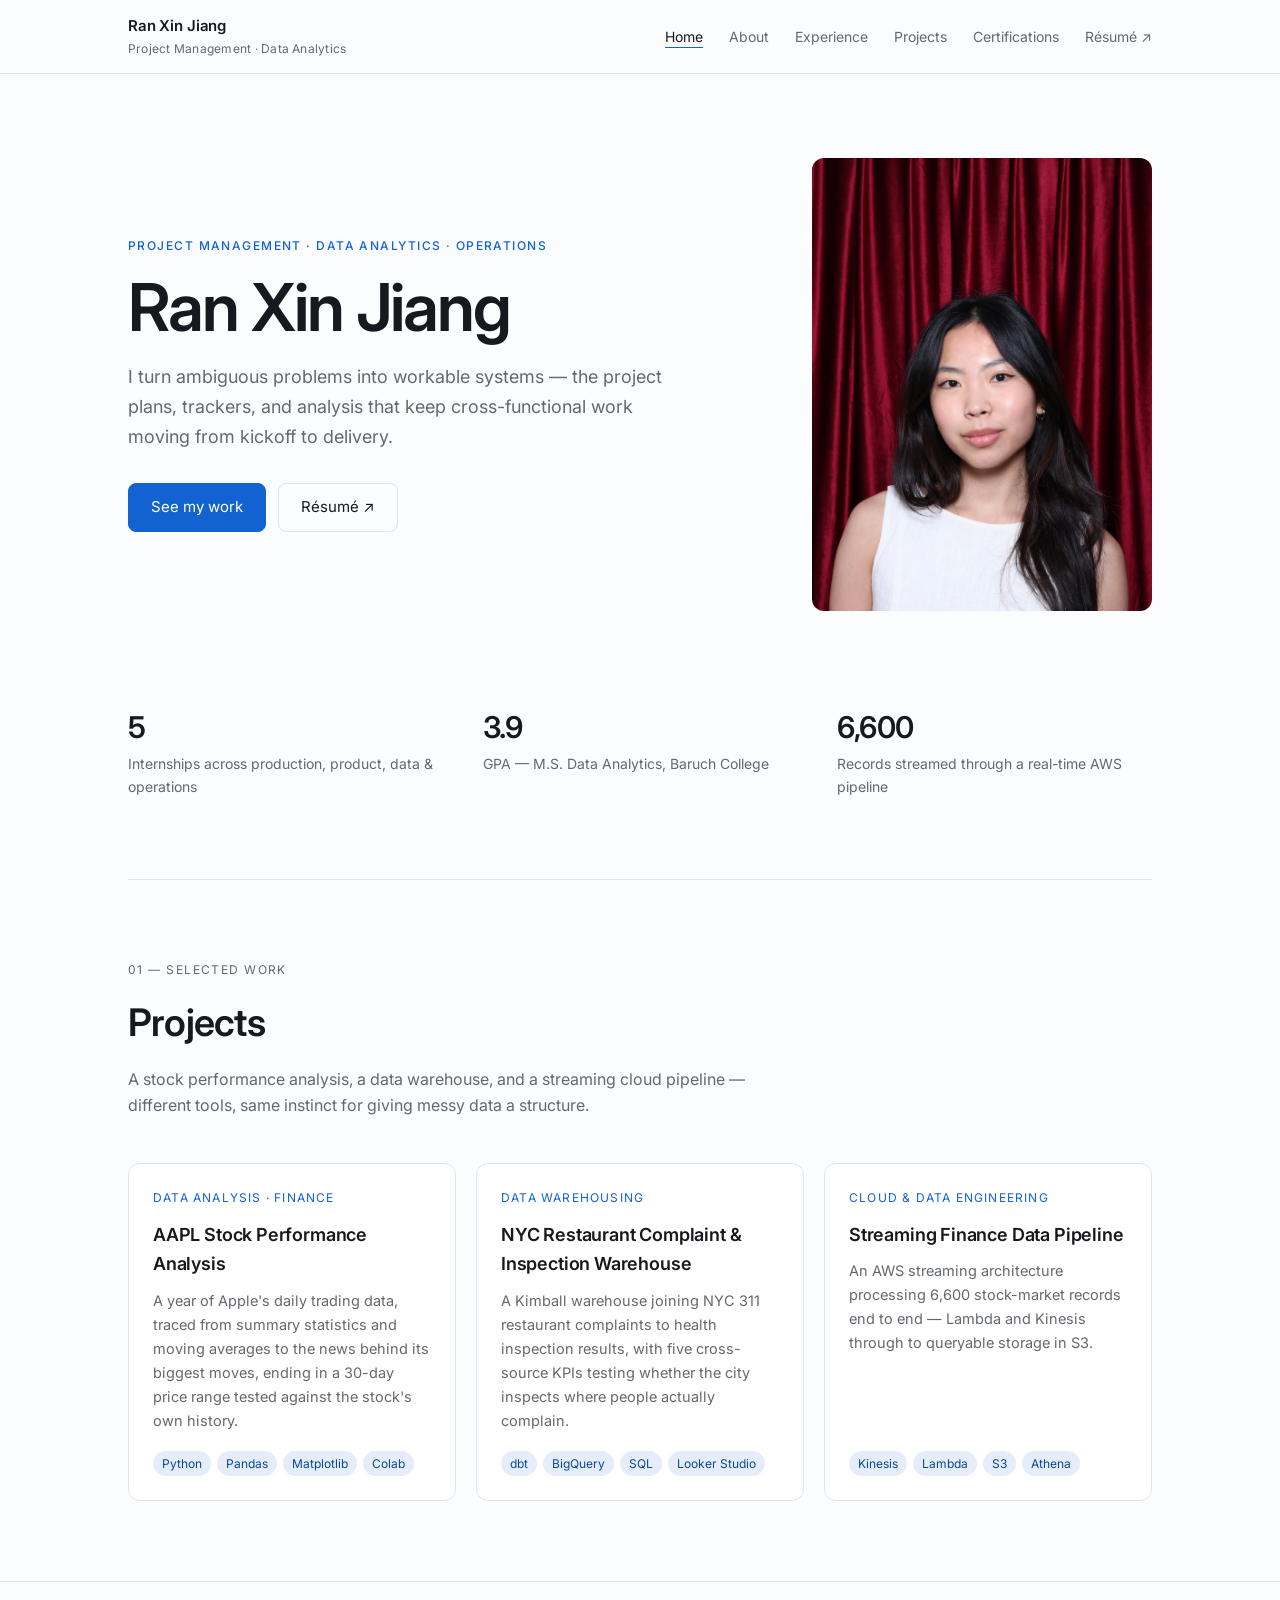
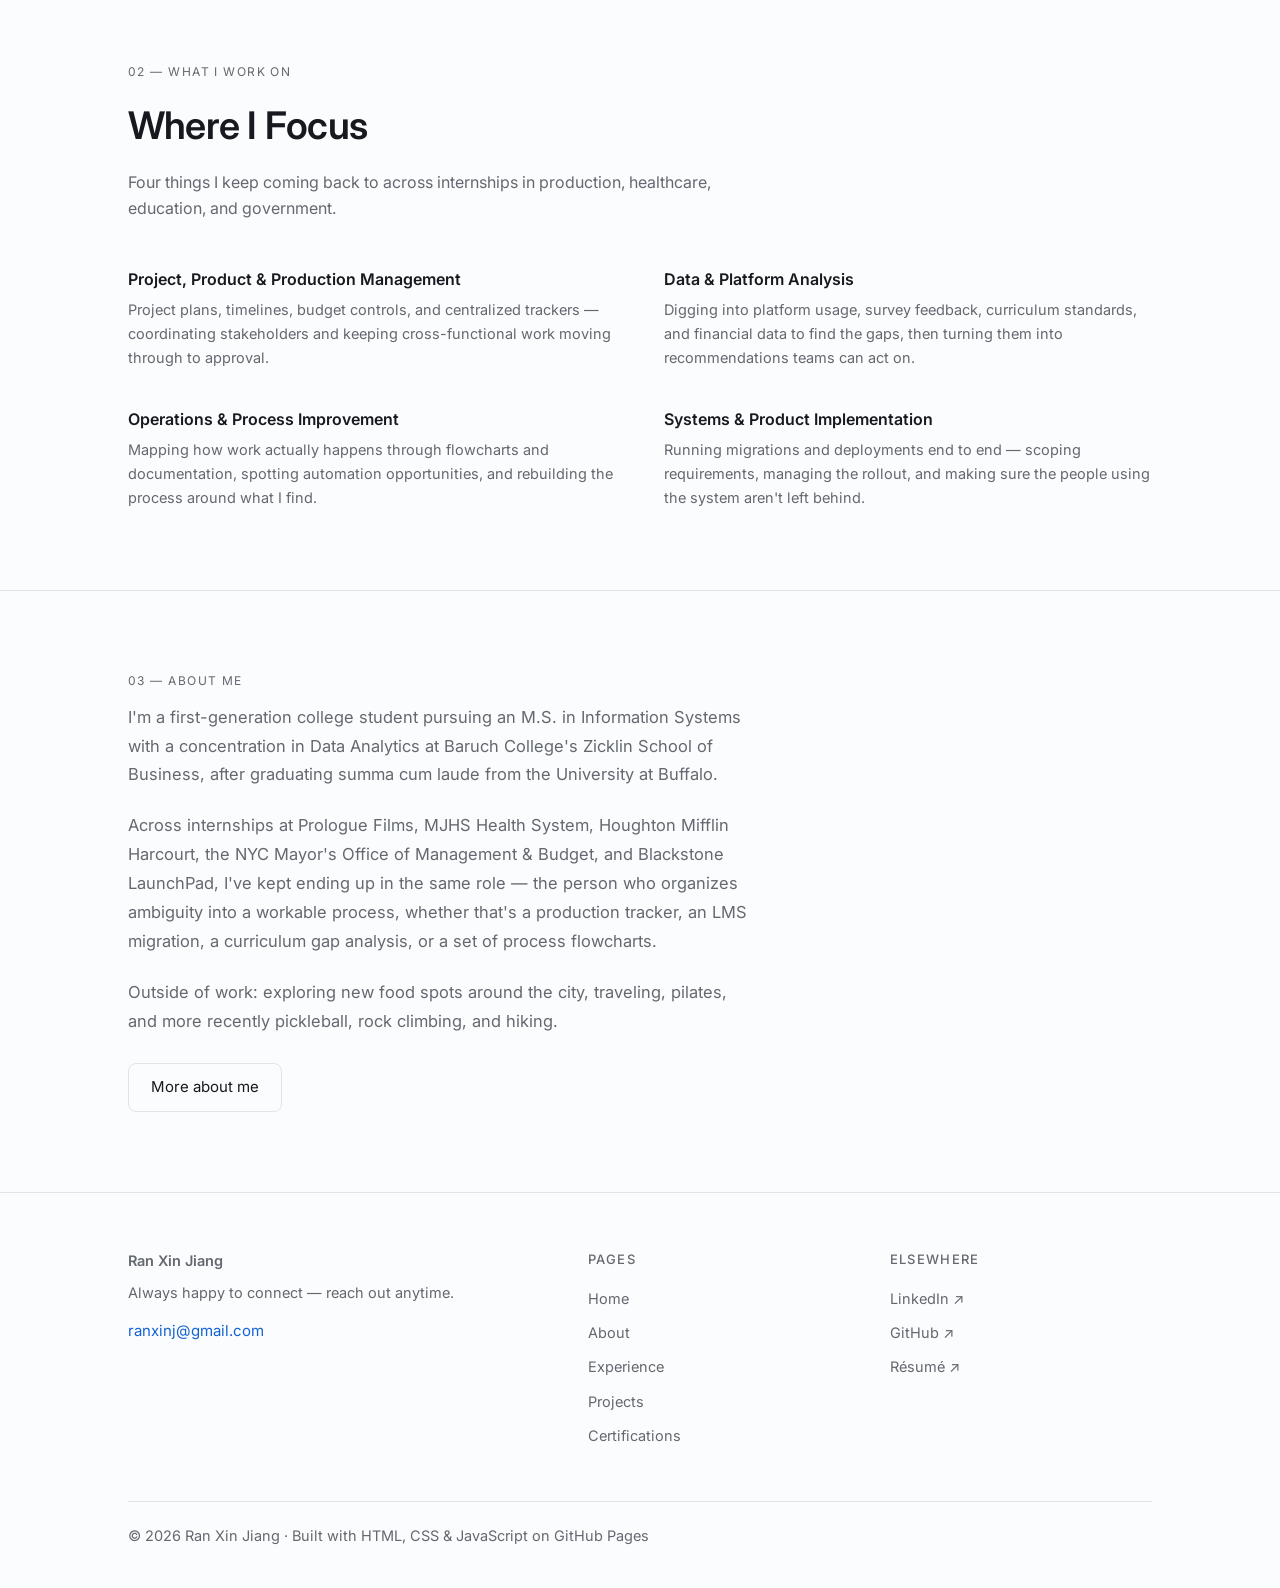
<file: index.html>
<!DOCTYPE html>
<html lang="en">
<head>
<meta charset="utf-8">
<meta name="viewport" content="width=device-width, initial-scale=1">
<title>Ran Xin Jiang — Project Management, Data Analytics &amp; Operations</title>
<meta name="description" content="Ran Xin Jiang — M.S. Information Systems (Data Analytics) at Baruch College. Project and production management, data analytics, and operations.">
<link rel="preconnect" href="https://fonts.googleapis.com">
<link rel="preconnect" href="https://fonts.gstatic.com" crossorigin>
<link href="https://fonts.googleapis.com/css2?family=Inter:wght@400;500;600&display=swap" rel="stylesheet">
<link rel="stylesheet" href="css/style.css">
</head>
<body>

<nav class="nav">
  <div class="nav-inner">
    <a class="brand" href="index.html">Ran Xin Jiang<span>Project Management · Data Analytics</span></a>
    <button class="nav-toggle" id="navToggle" aria-label="Menu">Menu</button>
    <ul class="nav-links" id="navLinks">
      <li><a href="index.html" class="active">Home</a></li>
      <li><a href="about.html">About</a></li>
      <li><a href="experience.html">Experience</a></li>
      <li><a href="projects.html">Projects</a></li>
      <li><a href="certifications.html">Certifications</a></li>
      <li><a href="Ran_Xin_Jiang_Resume.pdf" target="_blank" rel="noopener">Résumé ↗</a></li>
    </ul>
  </div>
</nav>

<header class="hero">
  <div class="wrap">
    <div class="hero-split">
      <div>
        <p class="eyebrow">Project Management · Data Analytics · Operations</p>
        <h1>Ran Xin Jiang</h1>
        <p class="lede">I turn ambiguous problems into workable systems — the project plans, trackers, and analysis that keep cross-functional work moving from kickoff to delivery.</p>
        <div class="btn-row">
          <a class="btn btn-primary" href="projects.html">See my work</a>
          <a class="btn btn-ghost" href="Ran_Xin_Jiang_Resume.pdf" target="_blank" rel="noopener">Résumé ↗</a>
        </div>
      </div>
      <img class="hero-photo" src="img/ranxin.jpg" alt="Ran Xin Jiang">
    </div>
  </div>
</header>

<div class="wrap">
  <div class="stats">
    <div class="stat">
      <div class="n">5</div>
      <div class="l">Internships across production, product, data &amp; operations</div>
    </div>
    <div class="stat">
      <div class="n">3.9</div>
      <div class="l">GPA — M.S. Data Analytics, Baruch College</div>
    </div>
    <div class="stat">
      <div class="n">6,600</div>
      <div class="l">Records streamed through a real-time AWS pipeline</div>
    </div>
  </div>
</div>

<section class="section">
  <div class="wrap">
    <p class="sec-num">01 — Selected work</p>
    <h2>Projects</h2>
     <p class="sub">A stock performance analysis, a data warehouse, and a streaming cloud pipeline — different tools, same instinct for giving messy data a structure.</p>
    <div class="card-grid">

      <a class="card" target="_blank" rel="noopener" href="project-aapl-stock.html">
        <div class="kicker">Data analysis · Finance</div>
        <h3>AAPL Stock Performance Analysis</h3>
        <p>A year of Apple's daily trading data, traced from summary statistics and moving averages to the news behind its biggest moves, ending in a 30-day price range tested against the stock's own history.</p>
        <div class="tags"><span class="tag">Python</span><span class="tag">Pandas</span><span class="tag">Matplotlib</span><span class="tag">Colab</span></div>
      </a>

      <a class="card" target="_blank" rel="noopener" href="project-nyc-warehouse.html">
        <div class="kicker">Data warehousing</div>
        <h3>NYC Restaurant Complaint &amp; Inspection Warehouse</h3>
        <p>A Kimball warehouse joining NYC 311 restaurant complaints to health inspection results, with five cross-source KPIs testing whether the city inspects where people actually complain.</p>
        <div class="tags"><span class="tag">dbt</span><span class="tag">BigQuery</span><span class="tag">SQL</span><span class="tag">Looker Studio</span></div>
      </a>

      <a class="card" target="_blank" rel="noopener" href="project-aws-pipeline.html">
        <div class="kicker">Cloud &amp; data engineering</div>
        <h3>Streaming Finance Data Pipeline</h3>
        <p>An AWS streaming architecture processing 6,600 stock-market records end to end — Lambda and Kinesis through to queryable storage in S3.</p>
        <div class="tags"><span class="tag">Kinesis</span><span class="tag">Lambda</span><span class="tag">S3</span><span class="tag">Athena</span></div>
      </a>
      
    </div>
  </div>
</section>

<section class="section">
  <div class="wrap">
    <p class="sec-num">02 — What I Work On</p>
    <h2>Where I Focus</h2>
    <p class="sub">Four things I keep coming back to across internships in production, healthcare, education, and government.</p>
    <div class="focus-grid">
      <div class="focus">
        <h3>Project, Product &amp; Production Management</h3>
        <p>Project plans, timelines, budget controls, and centralized trackers — coordinating stakeholders and keeping cross-functional work moving through to approval.</p>
      </div>
      <div class="focus">
        <h3>Data &amp; Platform Analysis</h3>
        <p>Digging into platform usage, survey feedback, curriculum standards, and financial data to find the gaps, then turning them into recommendations teams can act on.</p>
      </div>
      <div class="focus">
        <h3>Operations &amp; Process Improvement</h3>
        <p>Mapping how work actually happens through flowcharts and documentation, spotting automation opportunities, and rebuilding the process around what I find.</p>
      </div>
      <div class="focus">
        <h3>Systems &amp; Product Implementation</h3>
        <p>Running migrations and deployments end to end — scoping requirements, managing the rollout, and making sure the people using the system aren't left behind.</p>
      </div>
    </div>
  </div>
</section>

<section class="section">
  <div class="wrap">
    <p class="sec-num">03 — About Me</p>
    <div class="about-teaser">
      <p>I'm a first-generation college student pursuing an M.S. in Information Systems with a concentration in Data Analytics at Baruch College's Zicklin School of Business, after graduating summa cum laude from the University at Buffalo.</p>
      <p>Across internships at Prologue Films, MJHS Health System, Houghton Mifflin Harcourt, the NYC Mayor's Office of Management &amp; Budget, and Blackstone LaunchPad, I've kept ending up in the same role — the person who organizes ambiguity into a workable process, whether that's a production tracker, an LMS migration, a curriculum gap analysis, or a set of process flowcharts.</p>
      <p>Outside of work: exploring new food spots around the city, traveling, pilates, and more recently pickleball, rock climbing, and hiking.</p>
      <a class="btn btn-ghost" href="about.html">More about me</a>
    </div>
  </div>
</section>

<footer class="footer">
  <div class="wrap">
    <div class="footer-grid">
      <div>
        <p class="name">Ran Xin Jiang</p>
        <p>Always happy to connect — reach out anytime.</p>
        <p style="margin-top:14px"><a class="mail" href="mailto:ranxinj@gmail.com">ranxinj@gmail.com</a></p>
      </div>
      <div>
        <h4>Pages</h4>
        <ul>
          <li><a href="index.html">Home</a></li>
          <li><a href="about.html">About</a></li>
          <li><a href="experience.html">Experience</a></li>
          <li><a href="projects.html">Projects</a></li>
          <li><a href="certifications.html">Certifications</a></li>
        </ul>
      </div>
      <div>
        <h4>Elsewhere</h4>
        <ul>
          <li><a href="https://www.linkedin.com/in/ranxin-jiang/" target="_blank" rel="noopener">LinkedIn ↗</a></li>
          <li><a href="https://github.com/ranxinjiang" target="_blank" rel="noopener">GitHub ↗</a></li>
          <li><a href="Ran_Xin_Jiang_Resume.pdf" target="_blank" rel="noopener">Résumé ↗</a></li>
        </ul>
      </div>
    </div>
    <p class="copyright">© 2026 Ran Xin Jiang · Built with HTML, CSS &amp; JavaScript on GitHub Pages</p>
  </div>
</footer>

<script>
  document.getElementById('navToggle').addEventListener('click', function () {
    document.getElementById('navLinks').classList.toggle('open');
  });
</script>

</body>
</html>
</file>
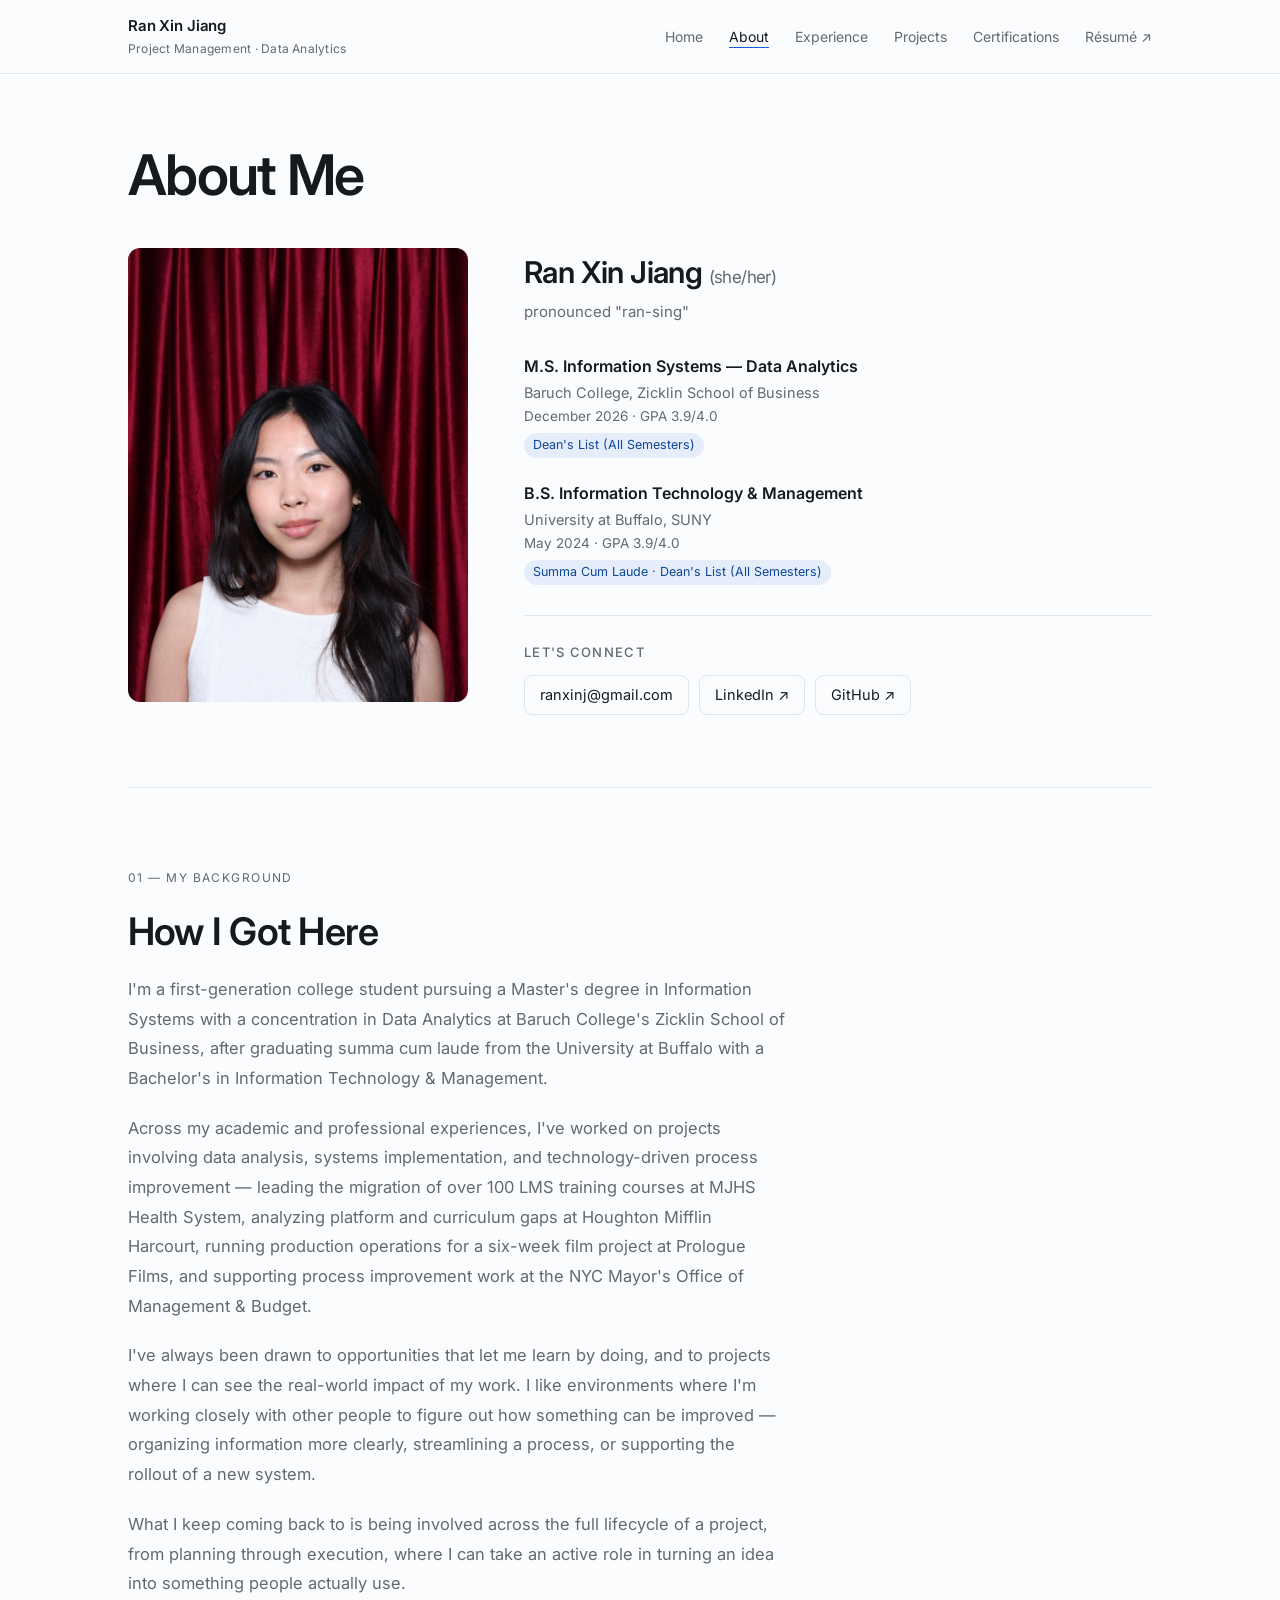
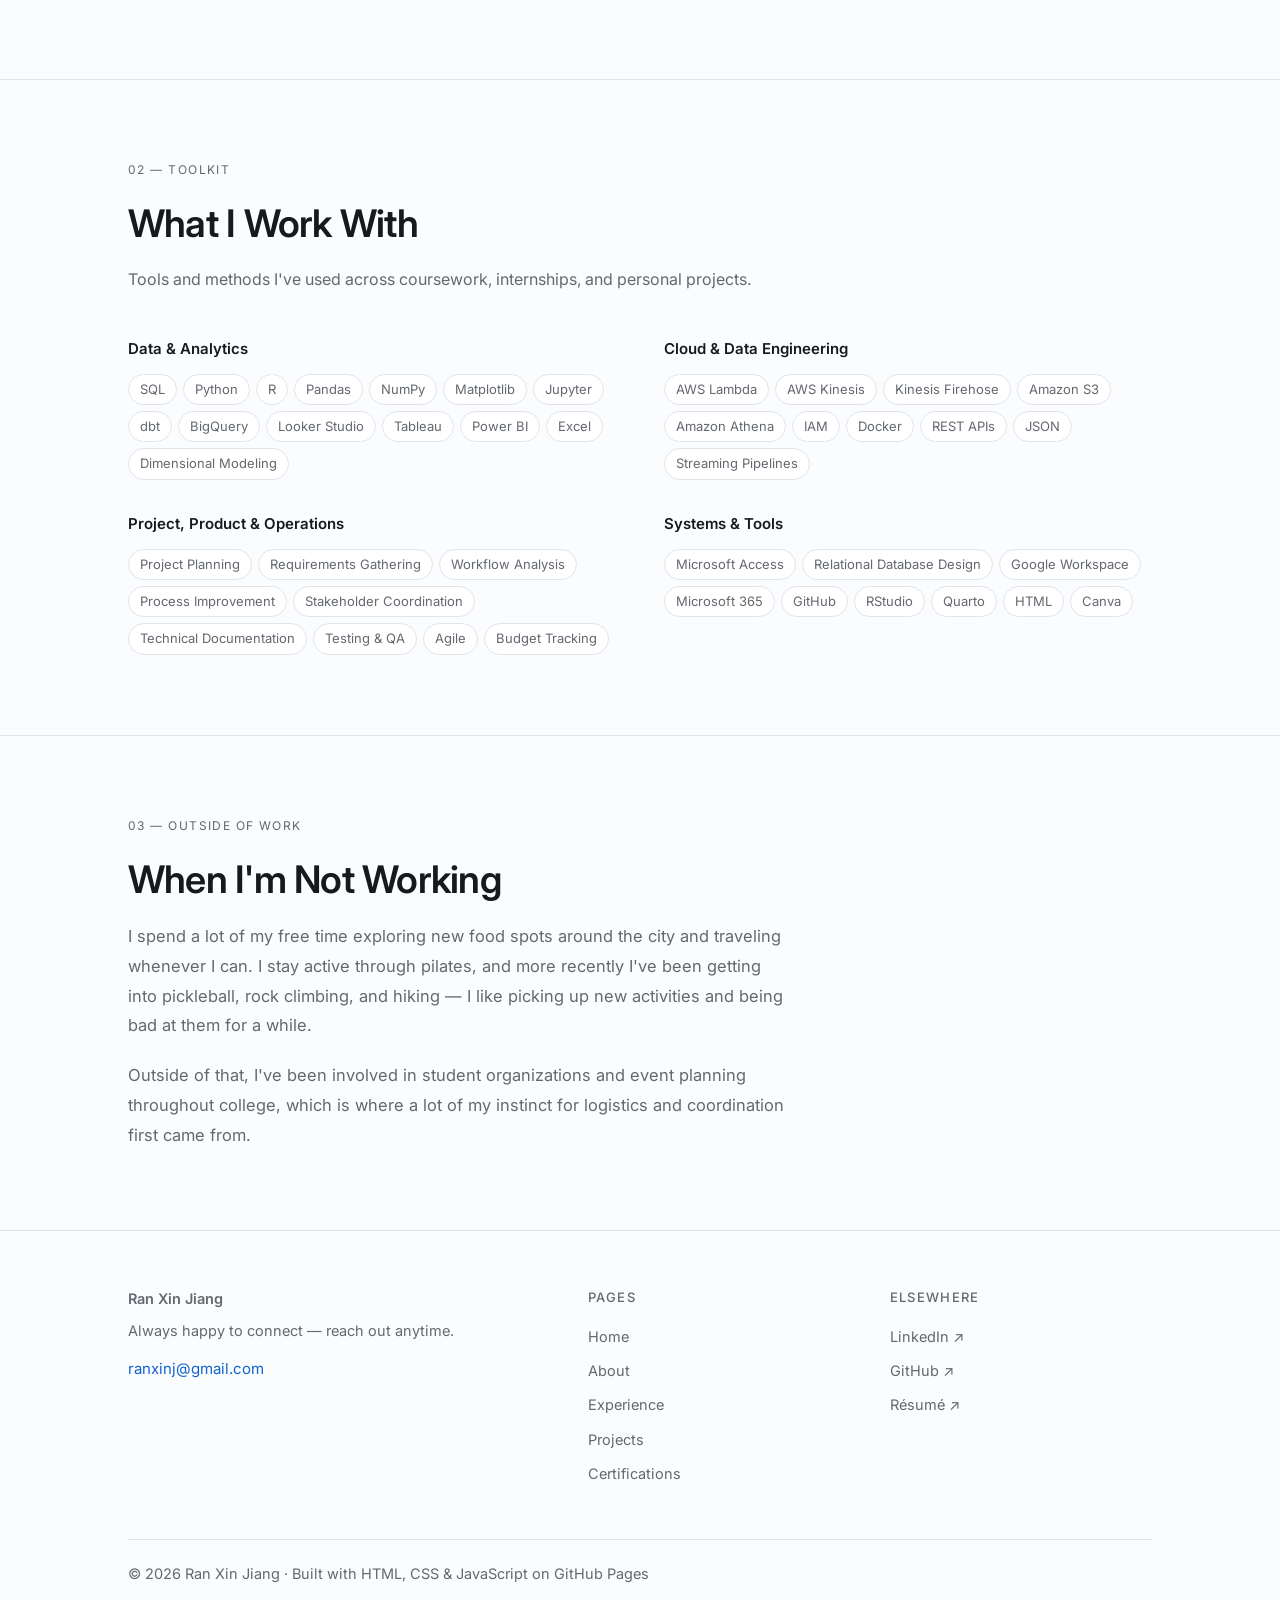
<file: about.html>
<!DOCTYPE html>
<html lang="en">
<head>
<meta charset="utf-8">
<meta name="viewport" content="width=device-width, initial-scale=1">
<title>About — Ran Xin Jiang</title>
<meta name="description" content="About Ran Xin Jiang — M.S. Information Systems (Data Analytics) at Baruch College, with experience across project management, data analytics, and operations.">
<link rel="preconnect" href="https://fonts.googleapis.com">
<link rel="preconnect" href="https://fonts.gstatic.com" crossorigin>
<link href="https://fonts.googleapis.com/css2?family=Inter:wght@400;500;600&display=swap" rel="stylesheet">
<link rel="stylesheet" href="css/style.css">
</head>
<body>

<nav class="nav">
  <div class="nav-inner">
    <a class="brand" href="index.html">Ran Xin Jiang<span>Project Management · Data Analytics</span></a>
    <button class="nav-toggle" id="navToggle" aria-label="Menu">Menu</button>
    <ul class="nav-links" id="navLinks">
      <li><a href="index.html">Home</a></li>
      <li><a href="about.html" class="active">About</a></li>
      <li><a href="experience.html">Experience</a></li>
      <li><a href="projects.html">Projects</a></li>
      <li><a href="certifications.html">Certifications</a></li>
      <li><a href="Ran_Xin_Jiang_Resume.pdf" target="_blank" rel="noopener">Résumé ↗</a></li>
    </ul>
  </div>
</nav>

<header class="page-head">
  <div class="wrap">
    <h1>About Me</h1>
  </div>
</header>

<div class="wrap">
  <div class="about-grid">
    <img class="about-photo" src="img/ranxin.jpg" alt="Ran Xin Jiang">
    <div>
      <p class="id-name">Ran Xin Jiang <em>(she/her)</em></p>
      <p class="id-pron">pronounced "ran-sing"</p>

      <div class="edu-item">
        <h3>M.S. Information Systems — Data Analytics</h3>
        <p>Baruch College, Zicklin School of Business</p>
        <p class="meta">December 2026 · GPA 3.9/4.0</p>
        <span class="awards">Dean's List (All Semesters) </span>
      </div>

      <div class="edu-item">
        <h3>B.S. Information Technology &amp; Management</h3>
        <p>University at Buffalo, SUNY</p>
        <p class="meta">May 2024 · GPA 3.9/4.0</p>
        <span class="awards">Summa Cum Laude · Dean's List (All Semesters)</span>
      </div>

      <div class="connect">
        <h4>Let's connect</h4>
        <ul>
          <li><a href="mailto:ranxinj@gmail.com">ranxinj@gmail.com</a></li>
          <li><a href="https://www.linkedin.com/in/ranxin-jiang/" target="_blank" rel="noopener">LinkedIn ↗</a></li>
          <li><a href="https://github.com/ranxinjiang" target="_blank" rel="noopener">GitHub ↗</a></li>
        </ul>
      </div>
    </div>
  </div>
</div>

<section class="section">
  <div class="wrap">
    <p class="sec-num">01 — My Background</p>
    <h2>How I Got Here</h2>
    <div class="prose">
      <p>I'm a first-generation college student pursuing a Master's degree in Information Systems with a concentration in Data Analytics at Baruch College's Zicklin School of Business, after graduating summa cum laude from the University at Buffalo with a Bachelor's in Information Technology &amp; Management.</p>
      <p>Across my academic and professional experiences, I've worked on projects involving data analysis, systems implementation, and technology-driven process improvement — leading the migration of over 100 LMS training courses at MJHS Health System, analyzing platform and curriculum gaps at Houghton Mifflin Harcourt, running production operations for a six-week film project at Prologue Films, and supporting process improvement work at the NYC Mayor's Office of Management &amp; Budget.</p>
      <p>I've always been drawn to opportunities that let me learn by doing, and to projects where I can see the real-world impact of my work. I like environments where I'm working closely with other people to figure out how something can be improved — organizing information more clearly, streamlining a process, or supporting the rollout of a new system.</p>
      <p>What I keep coming back to is being involved across the full lifecycle of a project, from planning through execution, where I can take an active role in turning an idea into something people actually use.</p>
    </div>
  </div>
</section>

<section class="section">
  <div class="wrap">
    <p class="sec-num">02 — Toolkit</p>
    <h2>What I Work With</h2>
    <p class="sub">Tools and methods I've used across coursework, internships, and personal projects.</p>
    <div class="skills-grid">

      <div class="skill-group">
        <h3>Data &amp; Analytics</h3>
        <ul>
          <li>SQL</li><li>Python</li><li>R</li><li>Pandas</li><li>NumPy</li><li>Matplotlib</li>
          <li>Jupyter</li><li>dbt</li><li>BigQuery</li><li>Looker Studio</li><li>Tableau</li>
          <li>Power BI</li><li>Excel</li><li>Dimensional Modeling</li>
        </ul>
      </div>

      <div class="skill-group">
        <h3>Cloud &amp; Data Engineering</h3>
        <ul>
          <li>AWS Lambda</li><li>AWS Kinesis</li><li>Kinesis Firehose</li><li>Amazon S3</li>
          <li>Amazon Athena</li><li>IAM</li><li>Docker</li><li>REST APIs</li><li>JSON</li>
          <li>Streaming Pipelines</li>
        </ul>
      </div>

      <div class="skill-group">
        <h3>Project, Product &amp; Operations</h3>
        <ul>
          <li>Project Planning</li><li>Requirements Gathering</li><li>Workflow Analysis</li>
          <li>Process Improvement</li><li>Stakeholder Coordination</li><li>Technical Documentation</li>
          <li>Testing &amp; QA</li><li>Agile</li><li>Budget Tracking</li>
        </ul>
      </div>

      <div class="skill-group">
        <h3>Systems &amp; Tools</h3>
        <ul>
          <li>Microsoft Access</li><li>Relational Database Design</li><li>Google Workspace</li>
          <li>Microsoft 365</li><li>GitHub</li><li>RStudio</li><li>Quarto</li><li>HTML</li><li>Canva</li>
        </ul>
      </div>

    </div>
  </div>
</section>

<section class="section">
  <div class="wrap">
    <p class="sec-num">03 — Outside of Work</p>
    <h2>When I'm Not Working</h2>
    <div class="prose">
      <p>I spend a lot of my free time exploring new food spots around the city and traveling whenever I can. I stay active through pilates, and more recently I've been getting into pickleball, rock climbing, and hiking — I like picking up new activities and being bad at them for a while.</p>
      <p>Outside of that, I've been involved in student organizations and event planning throughout college, which is where a lot of my instinct for logistics and coordination first came from.</p>
    </div>
  </div>
</section>

<footer class="footer">
  <div class="wrap">
    <div class="footer-grid">
      <div>
        <p class="name">Ran Xin Jiang</p>
        <p>Always happy to connect — reach out anytime.</p>
        <p style="margin-top:14px"><a class="mail" href="mailto:ranxinj@gmail.com">ranxinj@gmail.com</a></p>
      </div>
      <div>
        <h4>Pages</h4>
        <ul>
          <li><a href="index.html">Home</a></li>
          <li><a href="about.html">About</a></li>
          <li><a href="experience.html">Experience</a></li>
          <li><a href="projects.html">Projects</a></li>
          <li><a href="certifications.html">Certifications</a></li>
        </ul>
      </div>
      <div>
        <h4>Elsewhere</h4>
        <ul>
          <li><a href="https://www.linkedin.com/in/ranxin-jiang/" target="_blank" rel="noopener">LinkedIn ↗</a></li>
          <li><a href="https://github.com/ranxinjiang" target="_blank" rel="noopener">GitHub ↗</a></li>
          <li><a href="Ran_Xin_Jiang_Resume.pdf" target="_blank" rel="noopener">Résumé ↗</a></li>
        </ul>
      </div>
    </div>
    <p class="copyright">© 2026 Ran Xin Jiang · Built with HTML, CSS &amp; JavaScript on GitHub Pages</p>
  </div>
</footer>

<script>
  document.getElementById('navToggle').addEventListener('click', function () {
    document.getElementById('navLinks').classList.toggle('open');
  });
</script>

</body>
</html>
</file>
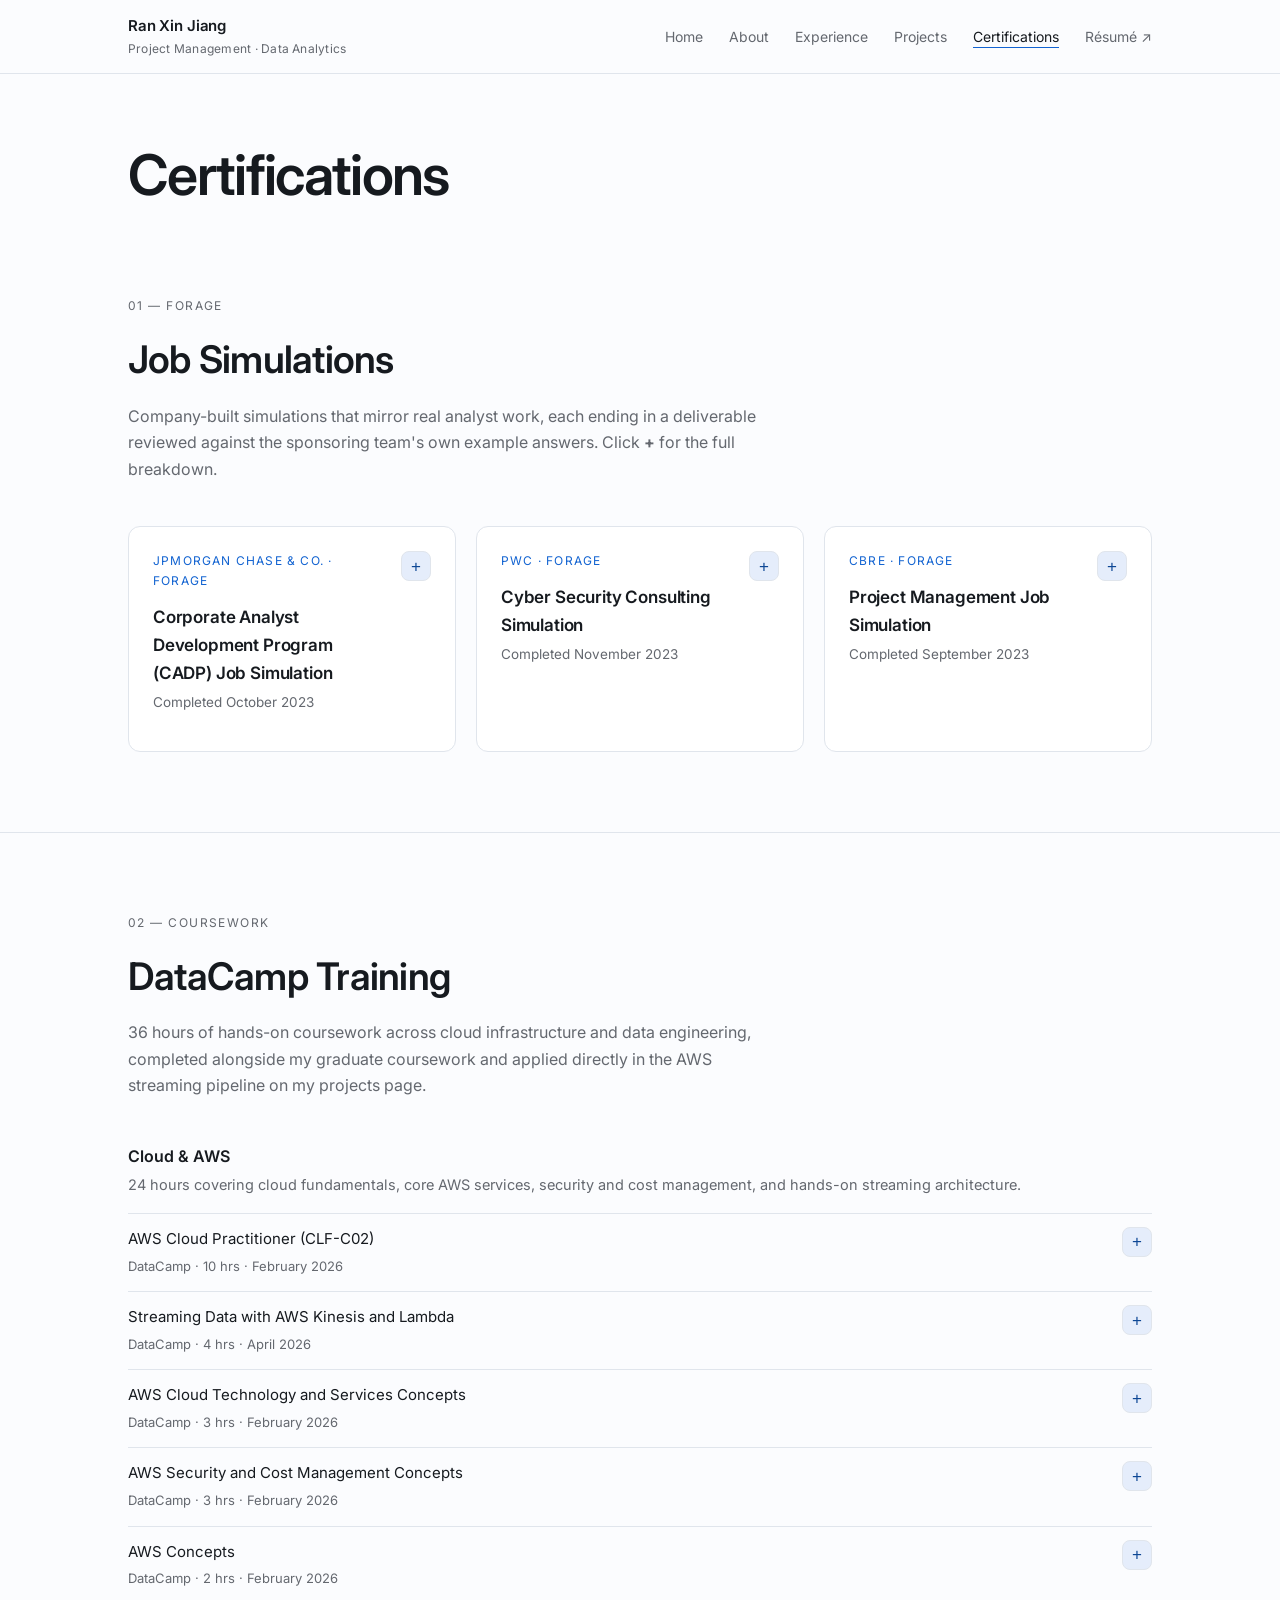
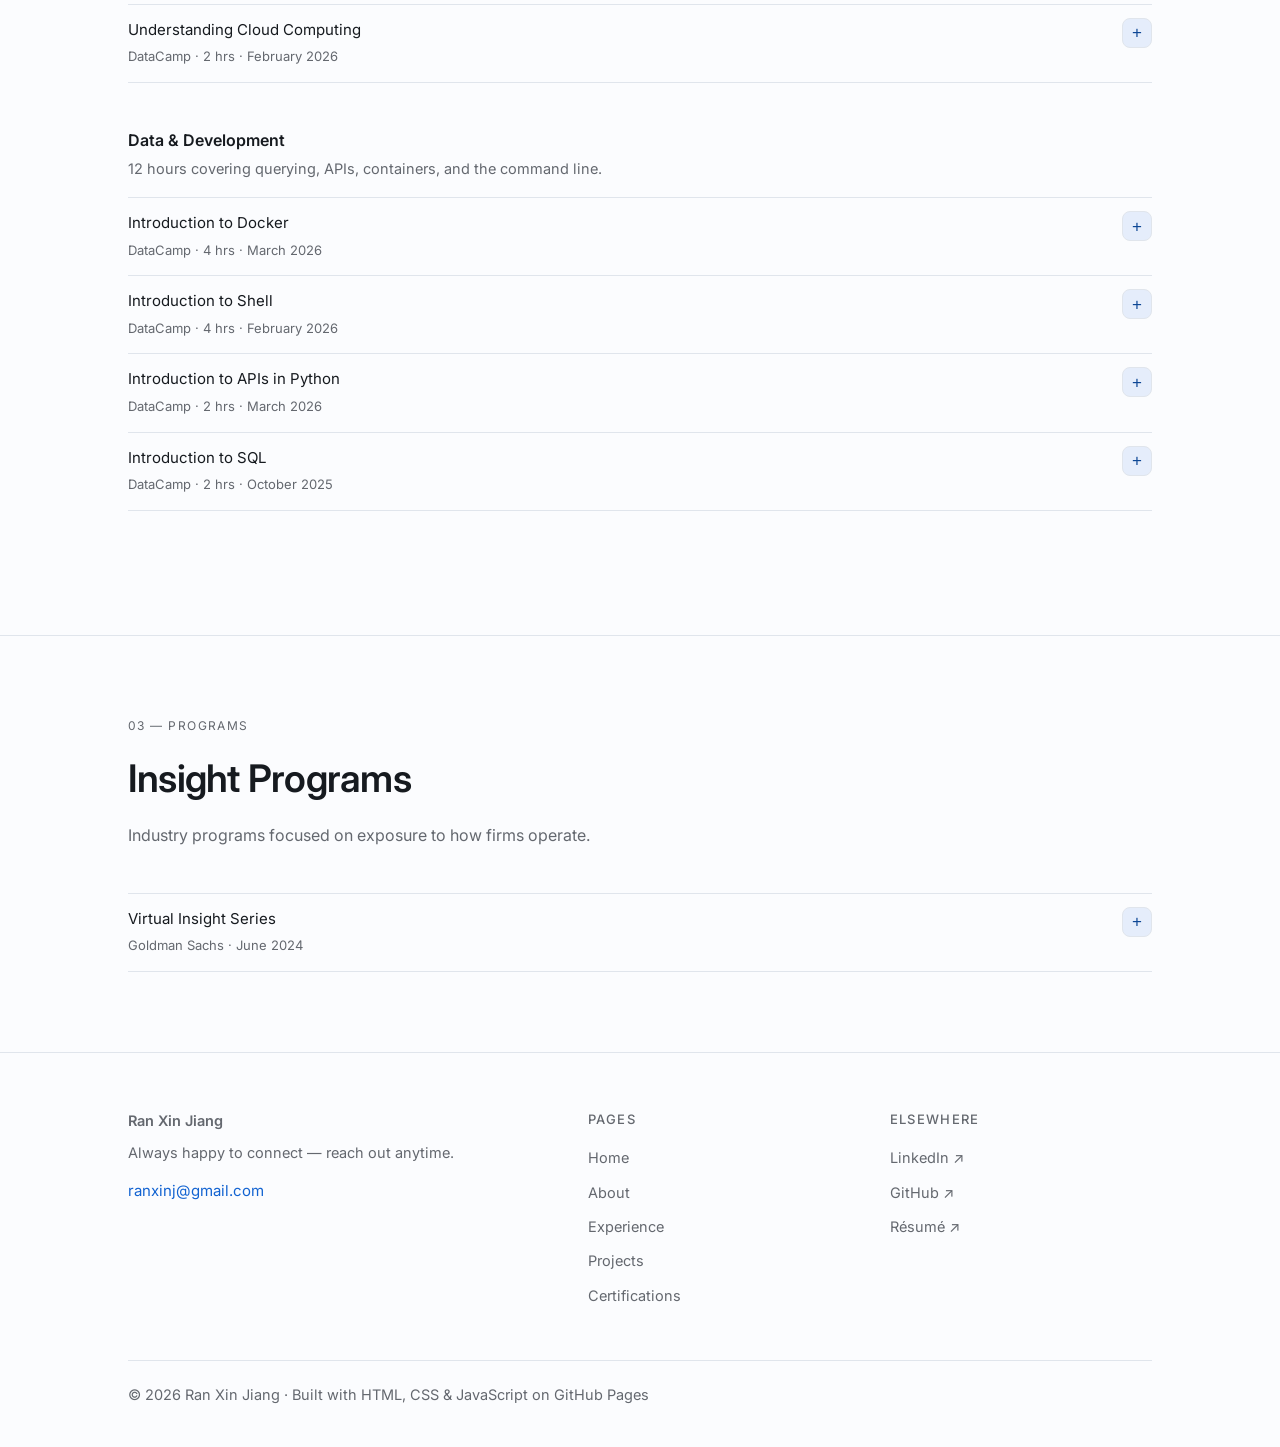
<file: certifications.html>
<!DOCTYPE html>
<html lang="en">
<head>
<meta charset="utf-8">
<meta name="viewport" content="width=device-width, initial-scale=1">
<title>Certifications — Ran Xin Jiang</title>
<meta name="description" content="Job simulations, coursework, and programs completed by Ran Xin Jiang — Forage simulations with JPMorgan Chase, PwC, and CBRE, plus DataCamp cloud and data engineering coursework.">
<link rel="preconnect" href="https://fonts.googleapis.com">
<link rel="preconnect" href="https://fonts.gstatic.com" crossorigin>
<link href="https://fonts.googleapis.com/css2?family=Inter:wght@400;500;600&display=swap" rel="stylesheet">
<link rel="stylesheet" href="css/style.css">
</head>
<body>

<nav class="nav">
  <div class="nav-inner">
    <a class="brand" href="index.html">Ran Xin Jiang<span>Project Management · Data Analytics</span></a>
    <button class="nav-toggle" id="navToggle" aria-label="Menu">Menu</button>
    <ul class="nav-links" id="navLinks">
      <li><a href="index.html">Home</a></li>
      <li><a href="about.html">About</a></li>
      <li><a href="experience.html">Experience</a></li>
      <li><a href="projects.html">Projects</a></li>
      <li><a href="certifications.html" class="active">Certifications</a></li>
      <li><a href="Ran_Xin_Jiang_Resume.pdf" target="_blank" rel="noopener">Résumé ↗</a></li>
    </ul>
  </div>
</nav>

<header class="page-head">
  <div class="wrap">
    <h1>Certifications</h1>
  </div>
</header>

<section class="section">
  <div class="wrap">
    <p class="sec-num">01 — Forage</p>
    <h2>Job Simulations</h2>
    <p class="sub">Company-built simulations that mirror real analyst work, each ending in a deliverable reviewed against the sponsoring team's own example answers. Click <strong>+</strong> for the full breakdown.</p>

    <div class="cert-grid">

      <div class="cert-card">
        <div class="cert-card-head">
          <div>
            <div class="issuer">JPMorgan Chase &amp; Co. · Forage</div>
            <h3>Corporate Analyst Development Program (CADP) Job Simulation</h3>
            <p class="when">Completed October 2023</p>
          </div>
          <button class="cert-toggle tl-toggle" aria-expanded="false" aria-label="Show details">+</button>
        </div>
        <div class="cert-detail" hidden>
          <h4>The problem</h4>
          <p>A five-module simulation of the day-to-day work of a CADP analyst, built around a home mortgage business line — finding revenue opportunities in customer data, then improving the process that serves them.</p>
          <h4>What I did</h4>
          <ul class="task-list">
            <li>Cleaned a home mortgage dataset (duplicates, missing values) and analyzed it in Excel with pivot tables to identify high-potential sales prospects</li>
            <li>Built a data visualization dashboard summarizing the prospect analysis</li>
            <li>Mapped the mortgage loan underwriting and origination process using UML process-map conventions, then identified improvement opportunities</li>
            <li>Built a PowerPoint narrative around one improvement opportunity, arguing the case for automation on turnaround time and operational cost</li>
            <li>Recorded a stakeholder project update video as the team lead</li>
          </ul>
          <h4>Delivered</h4>
          <p>An Excel analysis with charts, a visualization dashboard, a one-page process map with improvement recommendations, a stakeholder-facing deck, and a recorded project update.</p>
          <h4>Skills &amp; tools</h4>
          <div class="tags"><span class="tag">Excel</span><span class="tag">Pivot Tables</span><span class="tag">Data Visualization</span><span class="tag">Process Mapping</span><span class="tag">UML</span><span class="tag">Executive Communication</span></div>
          <a class="cert-link" href="certs/jpmc-cadp-forage.pdf" target="_blank" rel="noopener">View Certificate ↗</a>
        </div>
      </div>

      <div class="cert-card">
        <div class="cert-card-head">
          <div>
            <div class="issuer">PwC · Forage</div>
            <h3>Cyber Security Consulting Simulation</h3>
            <p class="when">Completed November 2023</p>
          </div>
          <button class="cert-toggle tl-toggle" aria-expanded="false" aria-label="Show details">+</button>
        </div>
        <div class="cert-detail" hidden>
          <h4>The problem</h4>
          <p>A client engagement walkthrough from a technology-assurance perspective: assess where a client's processes and IT controls are exposed, then test whether the controls they have actually work.</p>
          <h4>What I did</h4>
          <ul class="task-list">
            <li>Performed a risk assessment of the client's procure-to-pay process, identifying business process and system controls</li>
            <li>Selected the right questions to ask in a Software Development Lifecycle (SDLC) walkthrough meeting with the client</li>
            <li>Inspected evidence to test whether change management controls were designed and operating effectively (ITGC testing)</li>
            <li>Summarized testing results into a one-slide status update for management</li>
          </ul>
          <h4>Delivered</h4>
          <p>A documented risk assessment, SDLC walkthrough question set, ITGC testing conclusions supported by evidence, and a management-facing controls testing summary.</p>
          <h4>Skills &amp; tools</h4>
          <div class="tags"><span class="tag">Risk Assessment</span><span class="tag">IT General Controls</span><span class="tag">Controls Testing</span><span class="tag">SDLC</span><span class="tag">Audit Documentation</span></div>
          <a class="cert-link" href="certs/pwc-cybersecurity-forage.pdf" target="_blank" rel="noopener">View Certificate ↗</a>
        </div>
      </div>

      <div class="cert-card">
        <div class="cert-card-head">
          <div>
            <div class="issuer">CBRE · Forage</div>
            <h3>Project Management Job Simulation</h3>
            <p class="when">Completed September 2023</p>
          </div>
          <button class="cert-toggle tl-toggle" aria-expanded="false" aria-label="Show details">+</button>
        </div>
        <div class="cert-detail" hidden>
          <h4>The problem</h4>
          <p>A commercial real estate build-out: a showroom project for a global manufacturer of high-end kitchen appliances, where the plan had to be reviewed, risked, and scheduled before work could start.</p>
          <h4>What I did</h4>
          <ul class="task-list">
            <li>Conducted an initial review of the showroom project plan and worked through the capital planning process in commercial real estate</li>
            <li>Assessed project dependencies and identified risks to the schedule</li>
            <li>Built a Gantt chart tracking progress against those risks and dependencies</li>
          </ul>
          <h4>Delivered</h4>
          <p>A reviewed project plan with documented risks and dependencies, and a Gantt chart for tracking execution.</p>
          <h4>Skills &amp; tools</h4>
          <div class="tags"><span class="tag">Project Planning</span><span class="tag">Risk Assessment</span><span class="tag">Dependency Mapping</span><span class="tag">Gantt Charts</span><span class="tag">Capital Planning</span></div>
          <a class="cert-link" href="certs/cbre-project-management-forage.pdf" target="_blank" rel="noopener">View Certificate ↗</a>
        </div>
      </div>

    </div>
  </div>
</section>

<section class="section">
  <div class="wrap">
    <p class="sec-num">02 — Coursework</p>
    <h2>DataCamp Training</h2>
    <p class="sub">36 hours of hands-on coursework across cloud infrastructure and data engineering, completed alongside my graduate coursework and applied directly in the AWS streaming pipeline on my projects page.</p>

    <div class="cert-group">
      <h3>Cloud &amp; AWS</h3>
      <p>24 hours covering cloud fundamentals, core AWS services, security and cost management, and hands-on streaming architecture.</p>
      <ul class="cert-list">

        <li>
          <div class="cert-row-head">
            <div>
              <span class="name">AWS Cloud Practitioner (CLF-C02)</span>
              <span class="meta">DataCamp · 10 hrs · February 2026</span>
            </div>
            <button class="cert-toggle tl-toggle" aria-expanded="false" aria-label="Show details">+</button>
          </div>
          <div class="cert-detail" hidden>
            <p>A full preparation track for the AWS Certified Cloud Practitioner exam, covering the four blueprint domains: cloud concepts, security and compliance, core AWS technology and services, and billing and pricing.</p>
            <h4>Skills</h4>
            <div class="tags"><span class="tag">Cloud Concepts</span><span class="tag">AWS Core Services</span><span class="tag">Security &amp; Compliance</span><span class="tag">Billing &amp; Pricing</span></div>
            <a class="cert-link" href="certs/datacamp-aws-cloud-practitioner.pdf" target="_blank" rel="noopener">View Certificate ↗</a>
          </div>
        </li>

        <li>
          <div class="cert-row-head">
            <div>
              <span class="name">Streaming Data with AWS Kinesis and Lambda</span>
              <span class="meta">DataCamp · 4 hrs · April 2026</span>
            </div>
            <button class="cert-toggle tl-toggle" aria-expanded="false" aria-label="Show details">+</button>
          </div>
          <div class="cert-detail" hidden>
            <p>Building real-time data pipelines on AWS — producing records into Kinesis Data Streams, processing them with Lambda functions, and delivering them to storage through Kinesis Firehose. This is the course behind my Real-Time Market Data Pipeline project.</p>
            <h4>Skills</h4>
            <div class="tags"><span class="tag">Kinesis Data Streams</span><span class="tag">Kinesis Firehose</span><span class="tag">AWS Lambda</span><span class="tag">Real-Time Pipelines</span></div>
            <a class="cert-link" href="certs/datacamp-aws-kinesis-lambda.pdf" target="_blank" rel="noopener">View Certificate ↗</a>
          </div>
        </li>

        <li>
          <div class="cert-row-head">
            <div>
              <span class="name">AWS Cloud Technology and Services Concepts</span>
              <span class="meta">DataCamp · 3 hrs · February 2026</span>
            </div>
            <button class="cert-toggle tl-toggle" aria-expanded="false" aria-label="Show details">+</button>
          </div>
          <div class="cert-detail" hidden>
            <p>The core AWS service categories — compute, storage, networking, and databases — and how to choose between them for a given workload.</p>
            <h4>Skills</h4>
            <div class="tags"><span class="tag">AWS Compute</span><span class="tag">AWS Storage</span><span class="tag">Networking</span><span class="tag">Database Services</span></div>
            <a class="cert-link" href="certs/datacamp-aws-cloud-technology-services.pdf" target="_blank" rel="noopener">View Certificate ↗</a>
          </div>
        </li>

        <li>
          <div class="cert-row-head">
            <div>
              <span class="name">AWS Security and Cost Management Concepts</span>
              <span class="meta">DataCamp · 3 hrs · February 2026</span>
            </div>
            <button class="cert-toggle tl-toggle" aria-expanded="false" aria-label="Show details">+</button>
          </div>
          <div class="cert-detail" hidden>
            <p>The AWS shared responsibility model, identity and access management, core security services, pricing models, and how to monitor and control cloud spend.</p>
            <h4>Skills</h4>
            <div class="tags"><span class="tag">IAM</span><span class="tag">Shared Responsibility Model</span><span class="tag">Cost Optimization</span><span class="tag">Cloud Governance</span></div>
            <a class="cert-link" href="certs/datacamp-aws-security-cost-management.pdf" target="_blank" rel="noopener">View Certificate ↗</a>
          </div>
        </li>

        <li>
          <div class="cert-row-head">
            <div>
              <span class="name">AWS Concepts</span>
              <span class="meta">DataCamp · 2 hrs · February 2026</span>
            </div>
            <button class="cert-toggle tl-toggle" aria-expanded="false" aria-label="Show details">+</button>
          </div>
          <div class="cert-detail" hidden>
            <p>An orientation to AWS — global infrastructure including regions and availability zones, the shared responsibility model, and an overview of the most commonly used services.</p>
            <h4>Skills</h4>
            <div class="tags"><span class="tag">AWS Global Infrastructure</span><span class="tag">Cloud Architecture Basics</span></div>
            <a class="cert-link" href="certs/datacamp-aws-concepts.pdf" target="_blank" rel="noopener">View Certificate ↗</a>
          </div>
        </li>

        <li>
          <div class="cert-row-head">
            <div>
              <span class="name">Understanding Cloud Computing</span>
              <span class="meta">DataCamp · 2 hrs · February 2026</span>
            </div>
            <button class="cert-toggle tl-toggle" aria-expanded="false" aria-label="Show details">+</button>
          </div>
          <div class="cert-detail" hidden>
            <p>Cloud service models (IaaS, PaaS, SaaS), public and hybrid deployment models, and the economics of cloud versus on-premise infrastructure.</p>
            <h4>Skills</h4>
            <div class="tags"><span class="tag">Cloud Service Models</span><span class="tag">Deployment Models</span><span class="tag">Cloud Economics</span></div>
            <a class="cert-link" href="certs/datacamp-understanding-cloud-computing.pdf" target="_blank" rel="noopener">View Certificate ↗</a>
          </div>
        </li>

      </ul>
    </div>

    <div class="cert-group">
      <h3>Data &amp; Development</h3>
      <p>12 hours covering querying, APIs, containers, and the command line.</p>
      <ul class="cert-list">

        <li>
          <div class="cert-row-head">
            <div>
              <span class="name">Introduction to Docker</span>
              <span class="meta">DataCamp · 4 hrs · March 2026</span>
            </div>
            <button class="cert-toggle tl-toggle" aria-expanded="false" aria-label="Show details">+</button>
          </div>
          <div class="cert-detail" hidden>
            <p>Running and managing containers, working with images, writing Dockerfiles to build reproducible environments, and the basics of container security.</p>
            <h4>Skills</h4>
            <div class="tags"><span class="tag">Docker</span><span class="tag">Containers</span><span class="tag">Dockerfiles</span><span class="tag">Reproducible Environments</span></div>
            <a class="cert-link" href="certs/datacamp-docker.pdf" target="_blank" rel="noopener">View Certificate ↗</a>
          </div>
        </li>

        <li>
          <div class="cert-row-head">
            <div>
              <span class="name">Introduction to Shell</span>
              <span class="meta">DataCamp · 4 hrs · February 2026</span>
            </div>
            <button class="cert-toggle tl-toggle" aria-expanded="false" aria-label="Show details">+</button>
          </div>
          <div class="cert-detail" hidden>
            <p>Navigating the filesystem, manipulating files from the command line, combining commands with pipes and filters, and writing shell scripts to automate repetitive work.</p>
            <h4>Skills</h4>
            <div class="tags"><span class="tag">Command Line</span><span class="tag">Bash</span><span class="tag">Shell Scripting</span><span class="tag">Automation</span></div>
            <a class="cert-link" href="certs/datacamp-shell.pdf" target="_blank" rel="noopener">View Certificate ↗</a>
          </div>
        </li>

        <li>
          <div class="cert-row-head">
            <div>
              <span class="name">Introduction to APIs in Python</span>
              <span class="meta">DataCamp · 2 hrs · March 2026</span>
            </div>
            <button class="cert-toggle tl-toggle" aria-expanded="false" aria-label="Show details">+</button>
          </div>
          <div class="cert-detail" hidden>
            <p>Working with REST APIs in Python — making requests, handling JSON responses, authentication, and error handling. Directly relevant to the meeting-notes API automation I explored at Prologue Films.</p>
            <h4>Skills</h4>
            <div class="tags"><span class="tag">REST APIs</span><span class="tag">Python Requests</span><span class="tag">JSON</span><span class="tag">Authentication</span></div>
            <a class="cert-link" href="certs/datacamp-apis-python.pdf" target="_blank" rel="noopener">View Certificate ↗</a>
          </div>
        </li>

        <li>
          <div class="cert-row-head">
            <div>
              <span class="name">Introduction to SQL</span>
              <span class="meta">DataCamp · 2 hrs · October 2025</span>
            </div>
            <button class="cert-toggle tl-toggle" aria-expanded="false" aria-label="Show details">+</button>
          </div>
          <div class="cert-detail" hidden>
            <p>Relational database structure, writing SELECT queries, filtering results, and aggregating data — the foundation for the data warehousing work in my graduate coursework.</p>
            <h4>Skills</h4>
            <div class="tags"><span class="tag">SQL</span><span class="tag">Relational Databases</span><span class="tag">Querying</span><span class="tag">Aggregation</span></div>
            <a class="cert-link" href="certs/datacamp-sql.pdf" target="_blank" rel="noopener">View Certificate ↗</a>
          </div>
        </li>

      </ul>
    </div>
  </div>
</section>

<section class="section">
  <div class="wrap">
    <p class="sec-num">03 — Programs</p>
    <h2>Insight Programs</h2>
    <p class="sub">Industry programs focused on exposure to how firms operate.</p>
    <ul class="cert-list">
      <li>
        <div class="cert-row-head">
          <div>
            <span class="name">Virtual Insight Series</span>
            <span class="meta">Goldman Sachs · June 2024</span>
          </div>
          <button class="cert-toggle tl-toggle" aria-expanded="false" aria-label="Show details">+</button>
        </div>
        <div class="cert-detail" hidden>
          <p>A multi-session program offering exposure to Goldman Sachs' divisions, career paths, and the day-to-day realities of working in financial services.</p>
          <a class="cert-link" href="certs/goldman-sachs-virtual-insight-series.pdf" target="_blank" rel="noopener">View Certificate ↗</a>
        </div>
      </li>
    </ul>
  </div>
</section>

<footer class="footer">
  <div class="wrap">
    <div class="footer-grid">
      <div>
        <p class="name">Ran Xin Jiang</p>
        <p>Always happy to connect — reach out anytime.</p>
        <p style="margin-top:14px"><a class="mail" href="mailto:ranxinj@gmail.com">ranxinj@gmail.com</a></p>
      </div>
      <div>
        <h4>Pages</h4>
        <ul>
          <li><a href="index.html">Home</a></li>
          <li><a href="about.html">About</a></li>
          <li><a href="experience.html">Experience</a></li>
          <li><a href="projects.html">Projects</a></li>
          <li><a href="certifications.html">Certifications</a></li>
        </ul>
      </div>
      <div>
        <h4>Elsewhere</h4>
        <ul>
          <li><a href="https://www.linkedin.com/in/ranxin-jiang/" target="_blank" rel="noopener">LinkedIn ↗</a></li>
          <li><a href="https://github.com/ranxinjiang" target="_blank" rel="noopener">GitHub ↗</a></li>
          <li><a href="Ran_Xin_Jiang_Resume.pdf" target="_blank" rel="noopener">Résumé ↗</a></li>
        </ul>
      </div>
    </div>
    <p class="copyright">© 2026 Ran Xin Jiang · Built with HTML, CSS &amp; JavaScript on GitHub Pages</p>
  </div>
</footer>

<script>
  document.getElementById('navToggle').addEventListener('click', function () {
    document.getElementById('navLinks').classList.toggle('open');
  });

  document.querySelectorAll('.cert-toggle').forEach(function (btn) {
    btn.addEventListener('click', function () {
      var detail = btn.parentElement.nextElementSibling;
      var open = btn.getAttribute('aria-expanded') === 'true';
      btn.setAttribute('aria-expanded', String(!open));
      btn.textContent = open ? '+' : '−';
      btn.setAttribute('aria-label', open ? 'Show details' : 'Hide details');
      detail.hidden = open;
    });
  });
</script>

</body>
</html>
</file>
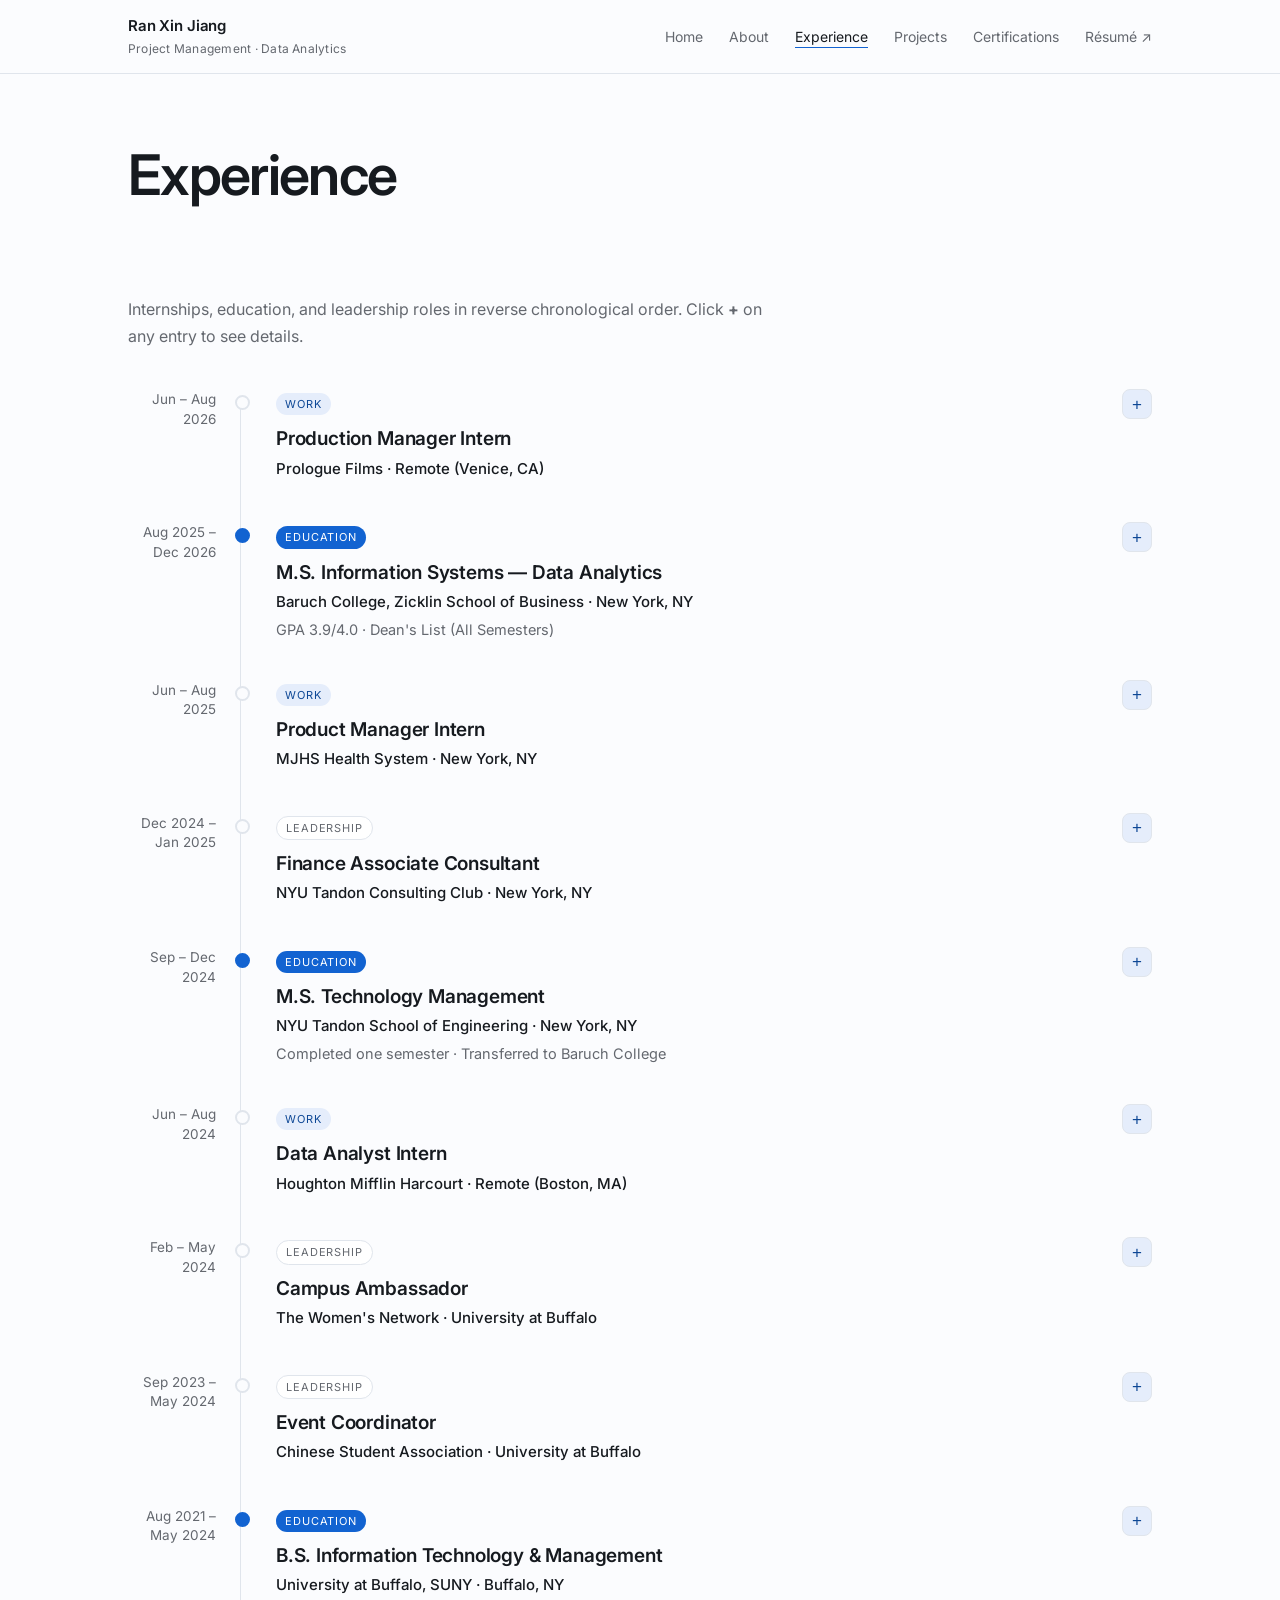
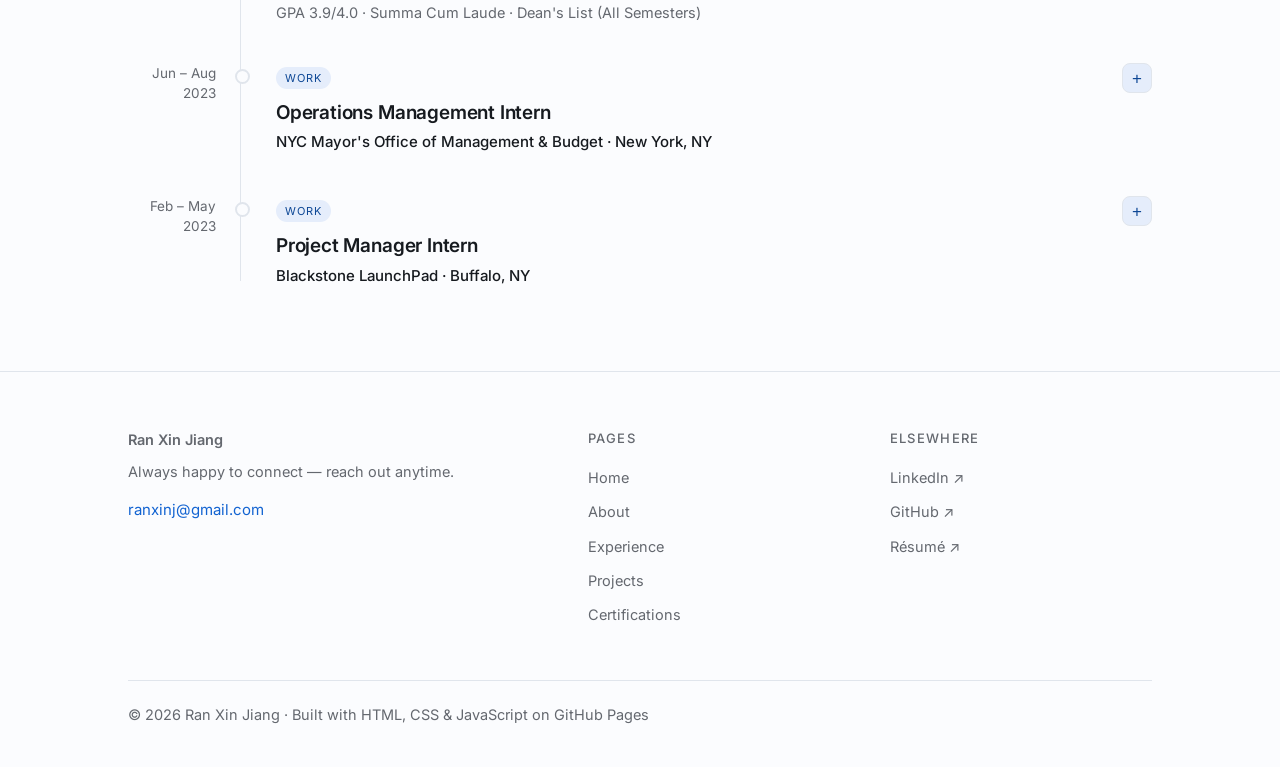
<file: experience.html>
<!DOCTYPE html>
<html lang="en">
<head>
<meta charset="utf-8">
<meta name="viewport" content="width=device-width, initial-scale=1">
<title>Experience — Ran Xin Jiang</title>
<meta name="description" content="Ran Xin Jiang's experience timeline — internships in production, product, data, and operations, alongside education and leadership roles.">
<link rel="preconnect" href="https://fonts.googleapis.com">
<link rel="preconnect" href="https://fonts.gstatic.com" crossorigin>
<link href="https://fonts.googleapis.com/css2?family=Inter:wght@400;500;600&display=swap" rel="stylesheet">
<link rel="stylesheet" href="css/style.css">
</head>
<body>

<nav class="nav">
  <div class="nav-inner">
    <a class="brand" href="index.html">Ran Xin Jiang<span>Project Management · Data Analytics</span></a>
    <button class="nav-toggle" id="navToggle" aria-label="Menu">Menu</button>
    <ul class="nav-links" id="navLinks">
      <li><a href="index.html">Home</a></li>
      <li><a href="about.html">About</a></li>
      <li><a href="experience.html" class="active">Experience</a></li>
      <li><a href="projects.html">Projects</a></li>
      <li><a href="certifications.html">Certifications</a></li>
      <li><a href="Ran_Xin_Jiang_Resume.pdf" target="_blank" rel="noopener">Résumé ↗</a></li>
    </ul>
  </div>
</nav>

<header class="page-head">
  <div class="wrap">
    <h1>Experience</h1>
  </div>
</header>

<section class="section">
  <div class="wrap">
    <p class="sub" style="margin-bottom:40px">Internships, education, and leadership roles in reverse chronological order. Click <strong>+</strong> on any entry to see details.</p>

    <ol class="timeline">

      <li class="tl-item">
        <div class="tl-date">Jun – Aug<br>2026</div>
        <div>
          <div class="tl-head">
            <div>
              <span class="tl-type t-work">Work</span>
              <h3>Production Manager Intern</h3>
              <p class="tl-org">Prologue Films · Remote (Venice, CA)</p>
            </div>
            <button class="tl-toggle" aria-expanded="false" aria-label="Show details">+</button>
          </div>
          <div class="tl-detail" hidden>
            <ul class="tl-bullets">
              <li>Led production operations for a 6-week cross-functional film project, developing project plans, coordinating weekly stakeholder meetings, and managing 48+ shots across storyboarding, production, feedback, and approvals.</li>
              <li>Built and owned the team's centralized production tracker, organizing 48+ shots and streamlining task assignment, status tracking, feedback, and approvals for the production team.</li>
              <li>Drove process improvements and resource planning by identifying workflow automation opportunities and analyzing AI production costs, informing leadership's decision to upgrade to a 9,500-credit/month plan.</li>
            </ul>
            <h4>Skills</h4>
            <div class="tags"><span class="tag">Project Planning</span><span class="tag">Process Improvement</span><span class="tag">Stakeholder Coordination</span><span class="tag">Technical Documentation</span><span class="tag">Google Workspace</span></div>
          </div>
        </div>
      </li>

      <li class="tl-item is-edu">
        <div class="tl-date">Aug 2025 –<br>Dec 2026</div>
        <div>
          <div class="tl-head">
            <div>
              <span class="tl-type t-edu">Education</span>
              <h3>M.S. Information Systems — Data Analytics</h3>
              <p class="tl-org">Baruch College, Zicklin School of Business · New York, NY</p>
              <p class="tl-summary">GPA 3.9/4.0 · Dean's List (All Semesters) </p>
            </div>
            <button class="tl-toggle" aria-expanded="false" aria-label="Show details">+</button>
          </div>
          <div class="tl-detail" hidden>
            <h4>Relevant coursework</h4>
            <ul class="tl-courses">
              <li>Data Warehousing and Analytics</li>
              <li>Big Data Technologies</li>
              <li>Programming for Analytics</li>
              <li>Principles of Database Management</li>
              <li>Systems Analysis and Design</li>
              <li>Information Technology Strategy</li>
              <li>Information Technology Audit</li>
              <li>Business Analytics</li>
              <li>Principles of FinTech</li>
            </ul>
          </div>
        </div>
      </li>

      <li class="tl-item">
        <div class="tl-date">Jun – Aug<br>2025</div>
        <div>
          <div class="tl-head">
            <div>
              <span class="tl-type t-work">Work</span>
              <h3>Product Manager Intern</h3>
              <p class="tl-org">MJHS Health System · New York, NY</p>
            </div>
            <button class="tl-toggle" aria-expanded="false" aria-label="Show details">+</button>
          </div>
          <div class="tl-detail" hidden>
            <ul class="tl-bullets">
              <li>Led migration of 100+ e-learning courses from Litmos to LEAP LMS, improving accessibility for 3,000+ users.</li>
              <li>Managed the full deployment lifecycle, achieving a 100% on-time rollout with zero post-launch issues.</li>
              <li>Developed 2 dynamic HTML completion certificates, enhancing learner experience and training tracking.</li>
            </ul>
            <h4>Skills</h4>
            <div class="tags"><span class="tag">Deployment Management</span><span class="tag">Systems Migration</span><span class="tag">Litmos</span><span class="tag">LEAP LMS</span><span class="tag">HTML</span></div>
          </div>
        </div>
      </li>

      <li class="tl-item">
        <div class="tl-date">Dec 2024 –<br>Jan 2025</div>
        <div>
          <div class="tl-head">
            <div>
              <span class="tl-type t-lead">Leadership</span>
              <h3>Finance Associate Consultant</h3>
              <p class="tl-org">NYU Tandon Consulting Club · New York, NY</p>
            </div>
            <button class="tl-toggle" aria-expanded="false" aria-label="Show details">+</button>
          </div>
          <div class="tl-detail" hidden>
            <ul class="tl-bullets">
              <li>Conducted financial analysis on past club expenditures and revenue streams, identifying key areas for cost reduction and budget optimization.</li>
              <li>Developed and proposed targeted fundraising strategies built on historical financial data, expanding funding opportunities for club events and projects.</li>
              <li>Collaborated with leadership to enhance financial transparency, implementing tracking systems for budget forecasting, expense reporting, and financial planning.</li>
            </ul>
            <h4>Skills</h4>
            <div class="tags"><span class="tag">Financial Analysis</span><span class="tag">Budget Forecasting</span><span class="tag">Cost Optimization</span><span class="tag">Excel</span></div>
          </div>
        </div>
      </li>

      <li class="tl-item is-edu">
        <div class="tl-date">Sep – Dec<br>2024</div>
        <div>
          <div class="tl-head">
            <div>
              <span class="tl-type t-edu">Education</span>
              <h3>M.S. Technology Management</h3>
              <p class="tl-org">NYU Tandon School of Engineering · New York, NY</p>
              <p class="tl-summary">Completed one semester · Transferred to Baruch College</p>
            </div>
            <button class="tl-toggle" aria-expanded="false" aria-label="Show details">+</button>
          </div>
          <div class="tl-detail" hidden>
            <h4>Relevant coursework</h4>
            <ul class="tl-courses">
              <li>Global Innovation</li>
              <li>Financial Analysis for Tech Managers</li>
              <li>Statistics for Data Analysts</li>
            </ul>
          </div>
        </div>
      </li>

      <li class="tl-item">
        <div class="tl-date">Jun – Aug<br>2024</div>
        <div>
          <div class="tl-head">
            <div>
              <span class="tl-type t-work">Work</span>
              <h3>Data Analyst Intern</h3>
              <p class="tl-org">Houghton Mifflin Harcourt · Remote (Boston, MA)</p>
            </div>
            <button class="tl-toggle" aria-expanded="false" aria-label="Show details">+</button>
          </div>
          <div class="tl-detail" hidden>
            <ul class="tl-bullets">
              <li>Conducted an in-depth analysis of HMH's Ed learning platform, identifying 5 potential improvements — including Lockdown Browser and performance analytics for teachers — leading to better tracking of student performance.</li>
              <li>Analyzed the Texas Education Agency's TEKS Review Guide, identifying 10 gaps in HMH Into Science Texas that guided product development and alignment with state standards.</li>
              <li>Reviewed teacher feedback and survey data on the Ed platform, using those insights to suggest 4 key improvements to the platform's usability and effectiveness for educators.</li>
            </ul>
            <h4>Skills</h4>
            <div class="tags"><span class="tag">Data Analysis</span><span class="tag">Product Research</span><span class="tag">Survey Analysis</span><span class="tag">Gap Analysis</span></div>
          </div>
        </div>
      </li>

      <li class="tl-item">
        <div class="tl-date">Feb – May<br>2024</div>
        <div>
          <div class="tl-head">
            <div>
              <span class="tl-type t-lead">Leadership</span>
              <h3>Campus Ambassador</h3>
              <p class="tl-org">The Women's Network · University at Buffalo</p>
            </div>
            <button class="tl-toggle" aria-expanded="false" aria-label="Show details">+</button>
          </div>
          <div class="tl-detail" hidden>
            <ul class="tl-bullets">
              <li>Organized 5 workshops and networking events attended by 100+ participants, focused on leadership and career growth.</li>
              <li>Increased membership and engagement by 20% through targeted outreach and social media campaigns.</li>
              <li>Served as liaison between the University at Buffalo student community and The Women's Network, promoting events, resources, and networking opportunities focused on professional growth.</li>
            </ul>
            <h4>Skills</h4>
            <div class="tags"><span class="tag">Event Planning</span><span class="tag">Community Outreach</span><span class="tag">Social Media Marketing</span></div>
          </div>
        </div>
      </li>

      <li class="tl-item">
        <div class="tl-date">Sep 2023 –<br>May 2024</div>
        <div>
          <div class="tl-head">
            <div>
              <span class="tl-type t-lead">Leadership</span>
              <h3>Event Coordinator</h3>
              <p class="tl-org">Chinese Student Association · University at Buffalo</p>
            </div>
            <button class="tl-toggle" aria-expanded="false" aria-label="Show details">+</button>
          </div>
          <div class="tl-detail" hidden>
            <ul class="tl-bullets">
              <li>Planned and executed 12+ cultural festivals, academic seminars, workshops, and social gatherings, engaging 500+ students throughout the academic year.</li>
              <li>Coordinated logistics for events of 50–100 attendees, securing venues, permits, and resources to ensure seamless execution.</li>
              <li>Established collaborations with other student organizations to co-host events and expand institutional support.</li>
            </ul>
            <h4>Skills</h4>
            <div class="tags"><span class="tag">Event Planning</span><span class="tag">Logistics Coordination</span><span class="tag">Vendor Management</span><span class="tag">Cross-Team Collaboration</span></div>
          </div>
        </div>
      </li>

      <li class="tl-item is-edu">
        <div class="tl-date">Aug 2021 –<br>May 2024</div>
        <div>
          <div class="tl-head">
            <div>
              <span class="tl-type t-edu">Education</span>
              <h3>B.S. Information Technology &amp; Management</h3>
              <p class="tl-org">University at Buffalo, SUNY · Buffalo, NY</p>
              <p class="tl-summary">GPA 3.9/4.0 · Summa Cum Laude · Dean's List (All Semesters)</p>
            </div>
            <button class="tl-toggle" aria-expanded="false" aria-label="Show details">+</button>
          </div>
          <div class="tl-detail" hidden>
            <h4>Relevant coursework</h4>
            <ul class="tl-courses">
              <li>Management of IT Projects</li>
              <li>Database Management Systems</li>
              <li>Big Data Technologies</li>
              <li>Systems Analysis &amp; Design</li>
              <li>Intro to Statistics for Analytics</li>
              <li>Statistical Decisions in Management</li>
              <li>Production &amp; Operations Management</li>
              <li>Information Technology &amp; Management I &amp; II</li>
              <li>Computer Science I</li>
              <li>Cybersecurity</li>
            </ul>
          </div>
        </div>
      </li>

      <li class="tl-item">
        <div class="tl-date">Jun – Aug<br>2023</div>
        <div>
          <div class="tl-head">
            <div>
              <span class="tl-type t-work">Work</span>
              <h3>Operations Management Intern</h3>
              <p class="tl-org">NYC Mayor's Office of Management &amp; Budget · New York, NY</p>
            </div>
            <button class="tl-toggle" aria-expanded="false" aria-label="Show details">+</button>
          </div>
          <div class="tl-detail" hidden>
            <ul class="tl-bullets">
              <li>Collaborated closely with the Assistant Director of Management to execute 5+ projects and strategies, optimizing efficiency within OMB's operations management unit.</li>
              <li>Generated and maintained organizational charts, project timelines, policy memos, and process flowcharts, which strengthened project organization and team transparency.</li>
              <li>Delivered data science training recommendations based on cost, duration, and delivery mode to standardize foundational knowledge across OMB.</li>
            </ul>
            <h4>Skills</h4>
            <div class="tags"><span class="tag">Process Mapping</span><span class="tag">Operations Management</span><span class="tag">Technical Documentation</span><span class="tag">Stakeholder Coordination</span></div>
          </div>
        </div>
      </li>

      <li class="tl-item">
        <div class="tl-date">Feb – May<br>2023</div>
        <div>
          <div class="tl-head">
            <div>
              <span class="tl-type t-work">Work</span>
              <h3>Project Manager Intern</h3>
              <p class="tl-org">Blackstone LaunchPad · Buffalo, NY</p>
            </div>
            <button class="tl-toggle" aria-expanded="false" aria-label="Show details">+</button>
          </div>
          <div class="tl-detail" hidden>
            <ul class="tl-bullets">
              <li>Executed 2 successful student entrepreneurial competitions by delivering well-structured project plans, timelines, and budget controls, which maximized participation and minimized costs.</li>
              <li>Increased participation by 25% through effective management of events, presentations, and email campaigns.</li>
              <li>Conducted post-project evaluations and implemented data-driven changes for improved project efficiency based on budget adherence, resource utilization, and time management.</li>
            </ul>
            <h4>Skills</h4>
            <div class="tags"><span class="tag">Project Planning</span><span class="tag">Budget Control</span><span class="tag">Agile</span><span class="tag">Post-Project Evaluation</span></div>
          </div>
        </div>
      </li>

    </ol>
  </div>
</section>

<footer class="footer">
  <div class="wrap">
    <div class="footer-grid">
      <div>
        <p class="name">Ran Xin Jiang</p>
        <p>Always happy to connect — reach out anytime.</p>
        <p style="margin-top:14px"><a class="mail" href="mailto:ranxinj@gmail.com">ranxinj@gmail.com</a></p>
      </div>
      <div>
        <h4>Pages</h4>
        <ul>
          <li><a href="index.html">Home</a></li>
          <li><a href="about.html">About</a></li>
          <li><a href="experience.html">Experience</a></li>
          <li><a href="projects.html">Projects</a></li>
          <li><a href="certifications.html">Certifications</a></li>
        </ul>
      </div>
      <div>
        <h4>Elsewhere</h4>
        <ul>
          <li><a href="https://www.linkedin.com/in/ranxin-jiang/" target="_blank" rel="noopener">LinkedIn ↗</a></li>
          <li><a href="https://github.com/ranxinjiang" target="_blank" rel="noopener">GitHub ↗</a></li>
          <li><a href="Ran_Xin_Jiang_Resume.pdf" target="_blank" rel="noopener">Résumé ↗</a></li>
        </ul>
      </div>
    </div>
    <p class="copyright">© 2026 Ran Xin Jiang · Built with HTML, CSS &amp; JavaScript on GitHub Pages</p>
  </div>
</footer>

<script>
  document.getElementById('navToggle').addEventListener('click', function () {
    document.getElementById('navLinks').classList.toggle('open');
  });

  document.querySelectorAll('.tl-toggle').forEach(function (btn) {
    btn.addEventListener('click', function () {
      var detail = btn.closest('.tl-head').nextElementSibling;
      var open = btn.getAttribute('aria-expanded') === 'true';
      btn.setAttribute('aria-expanded', String(!open));
      btn.textContent = open ? '+' : '−';
      btn.setAttribute('aria-label', open ? 'Show details' : 'Hide details');
      detail.hidden = open;
    });
  });
</script>

</body>
</html>
</file>
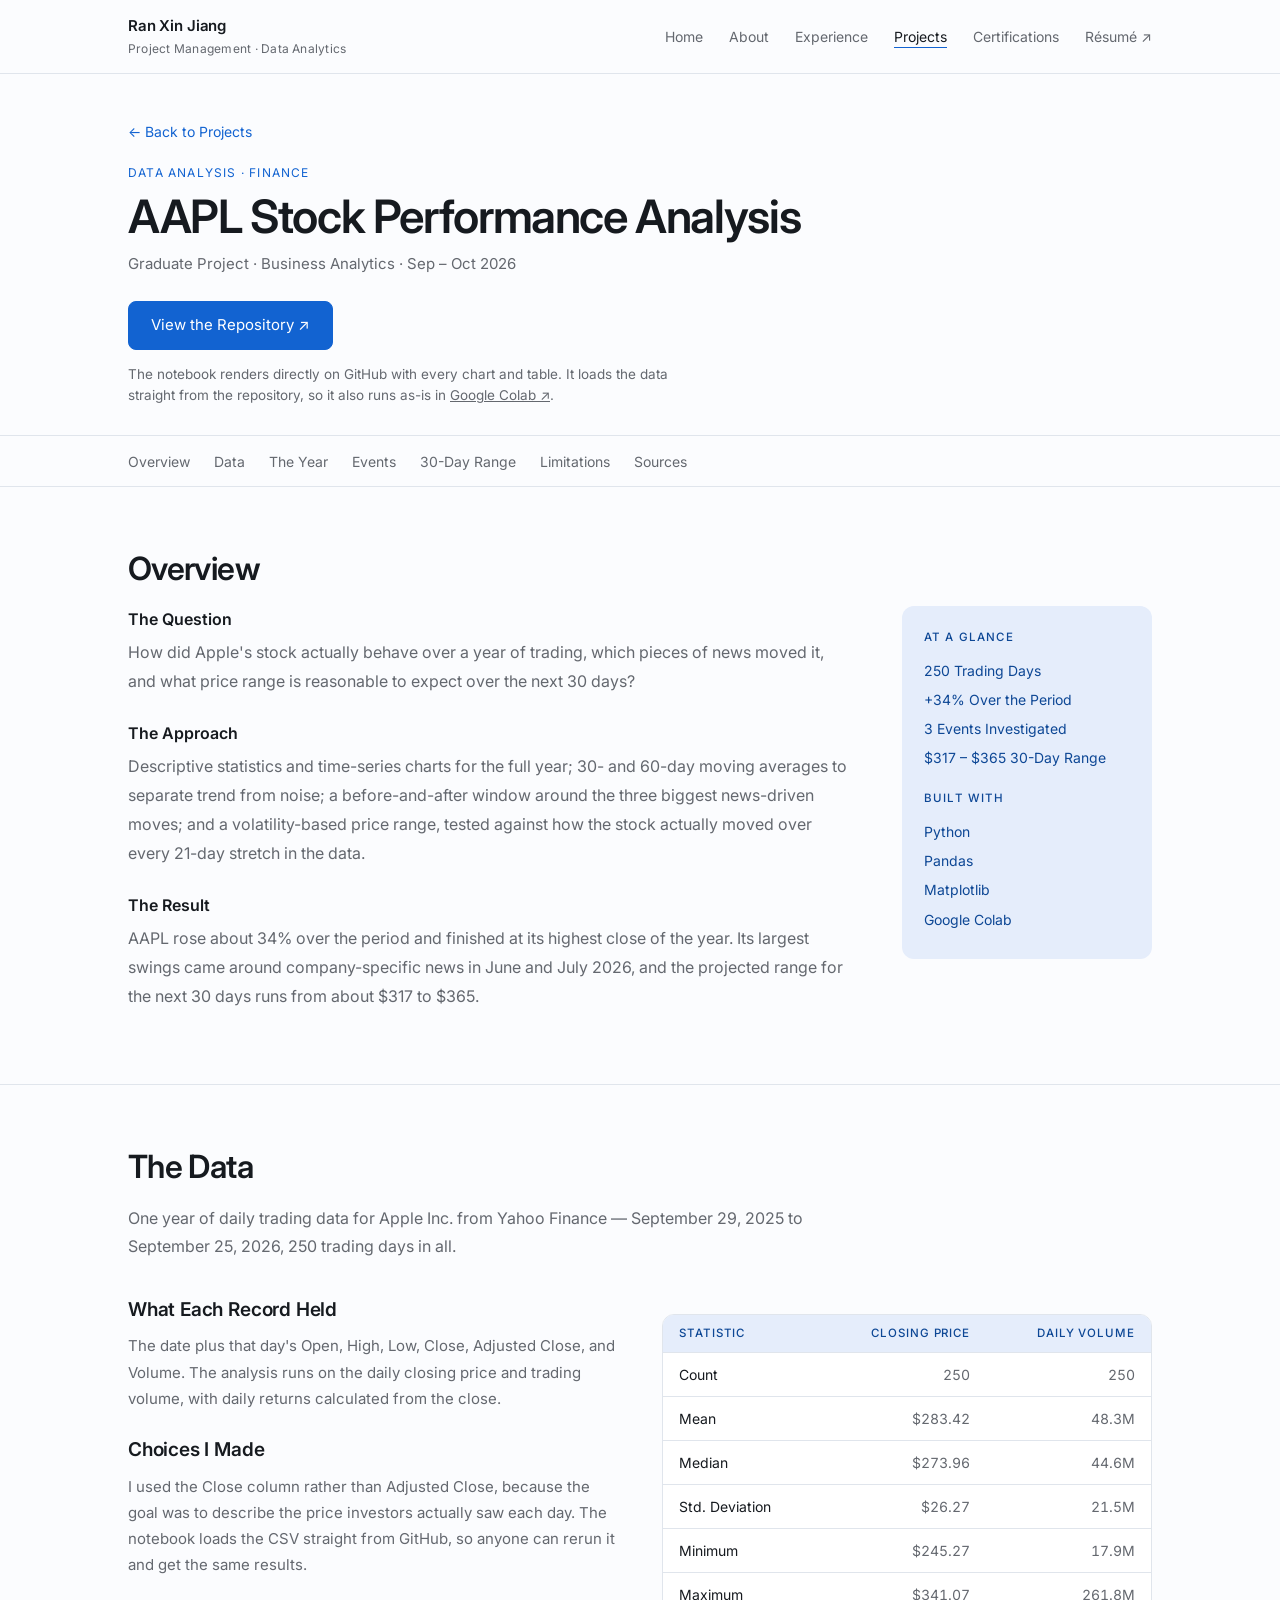
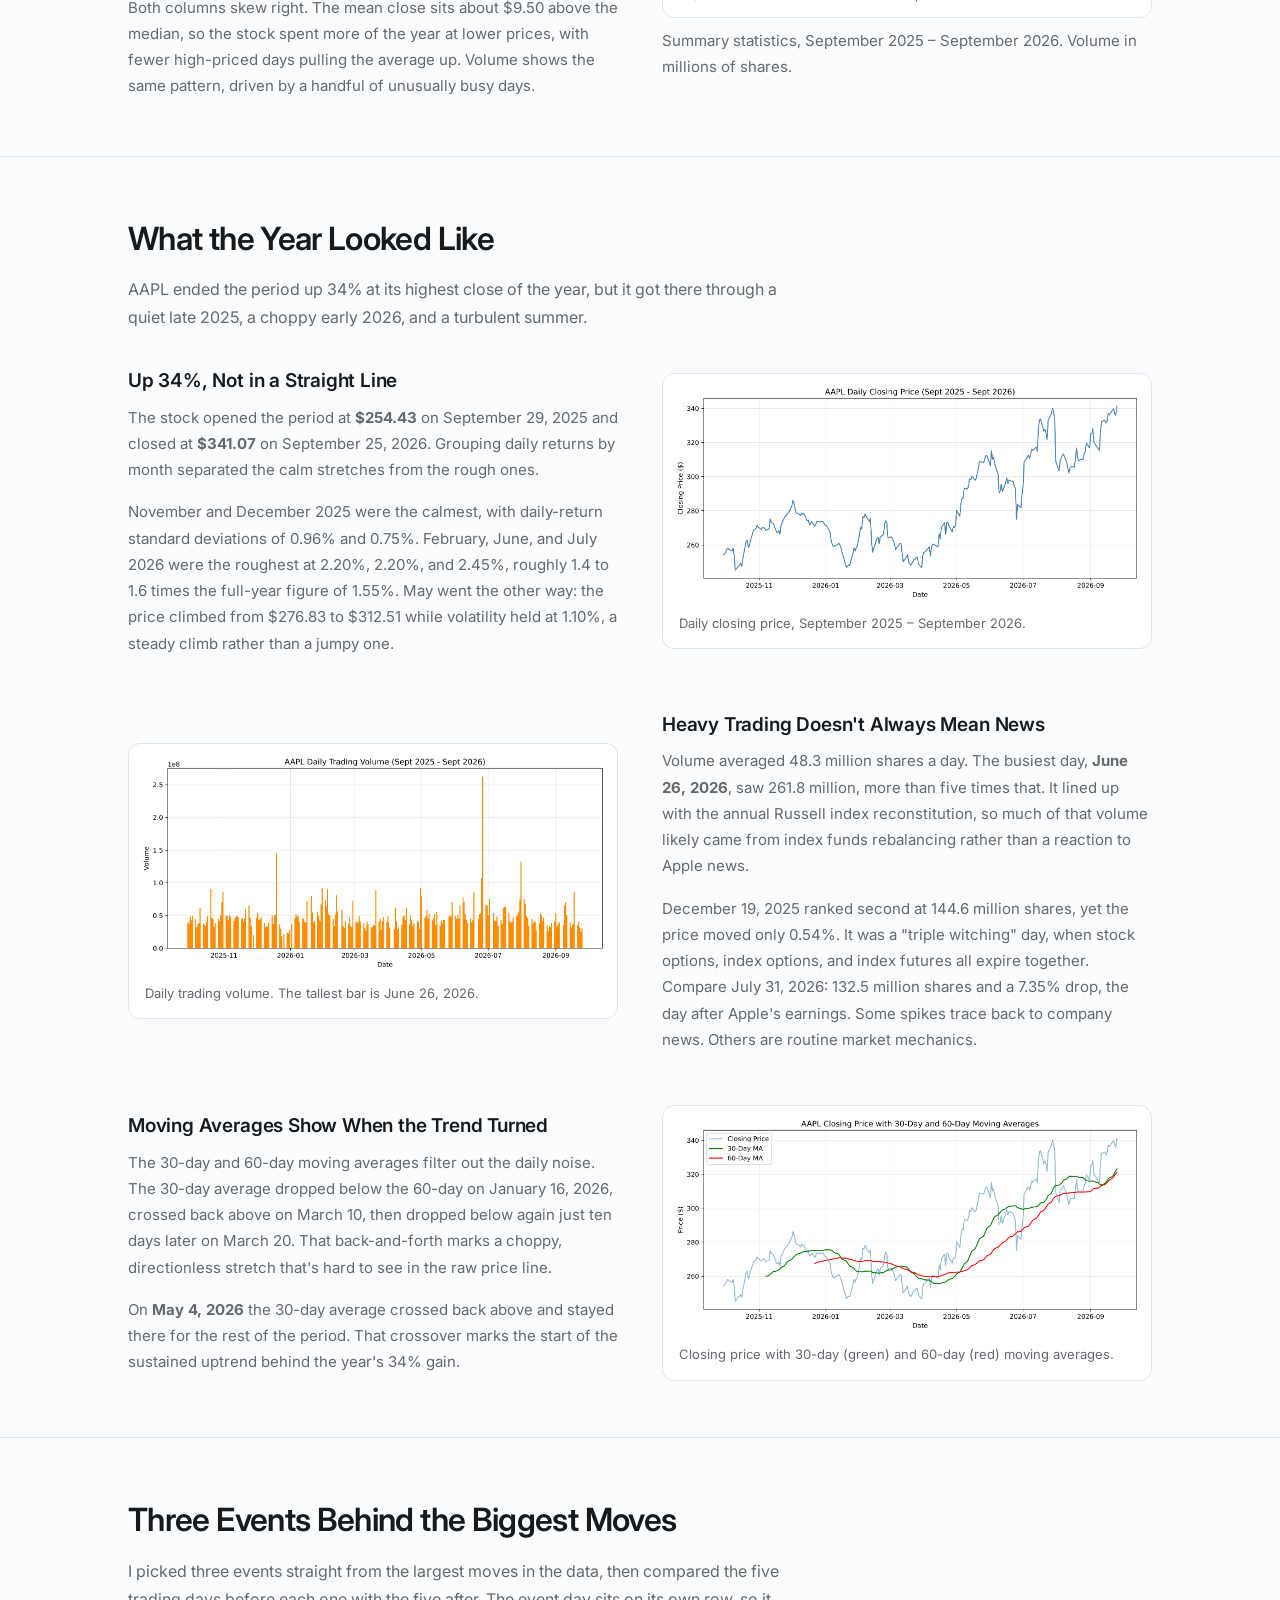
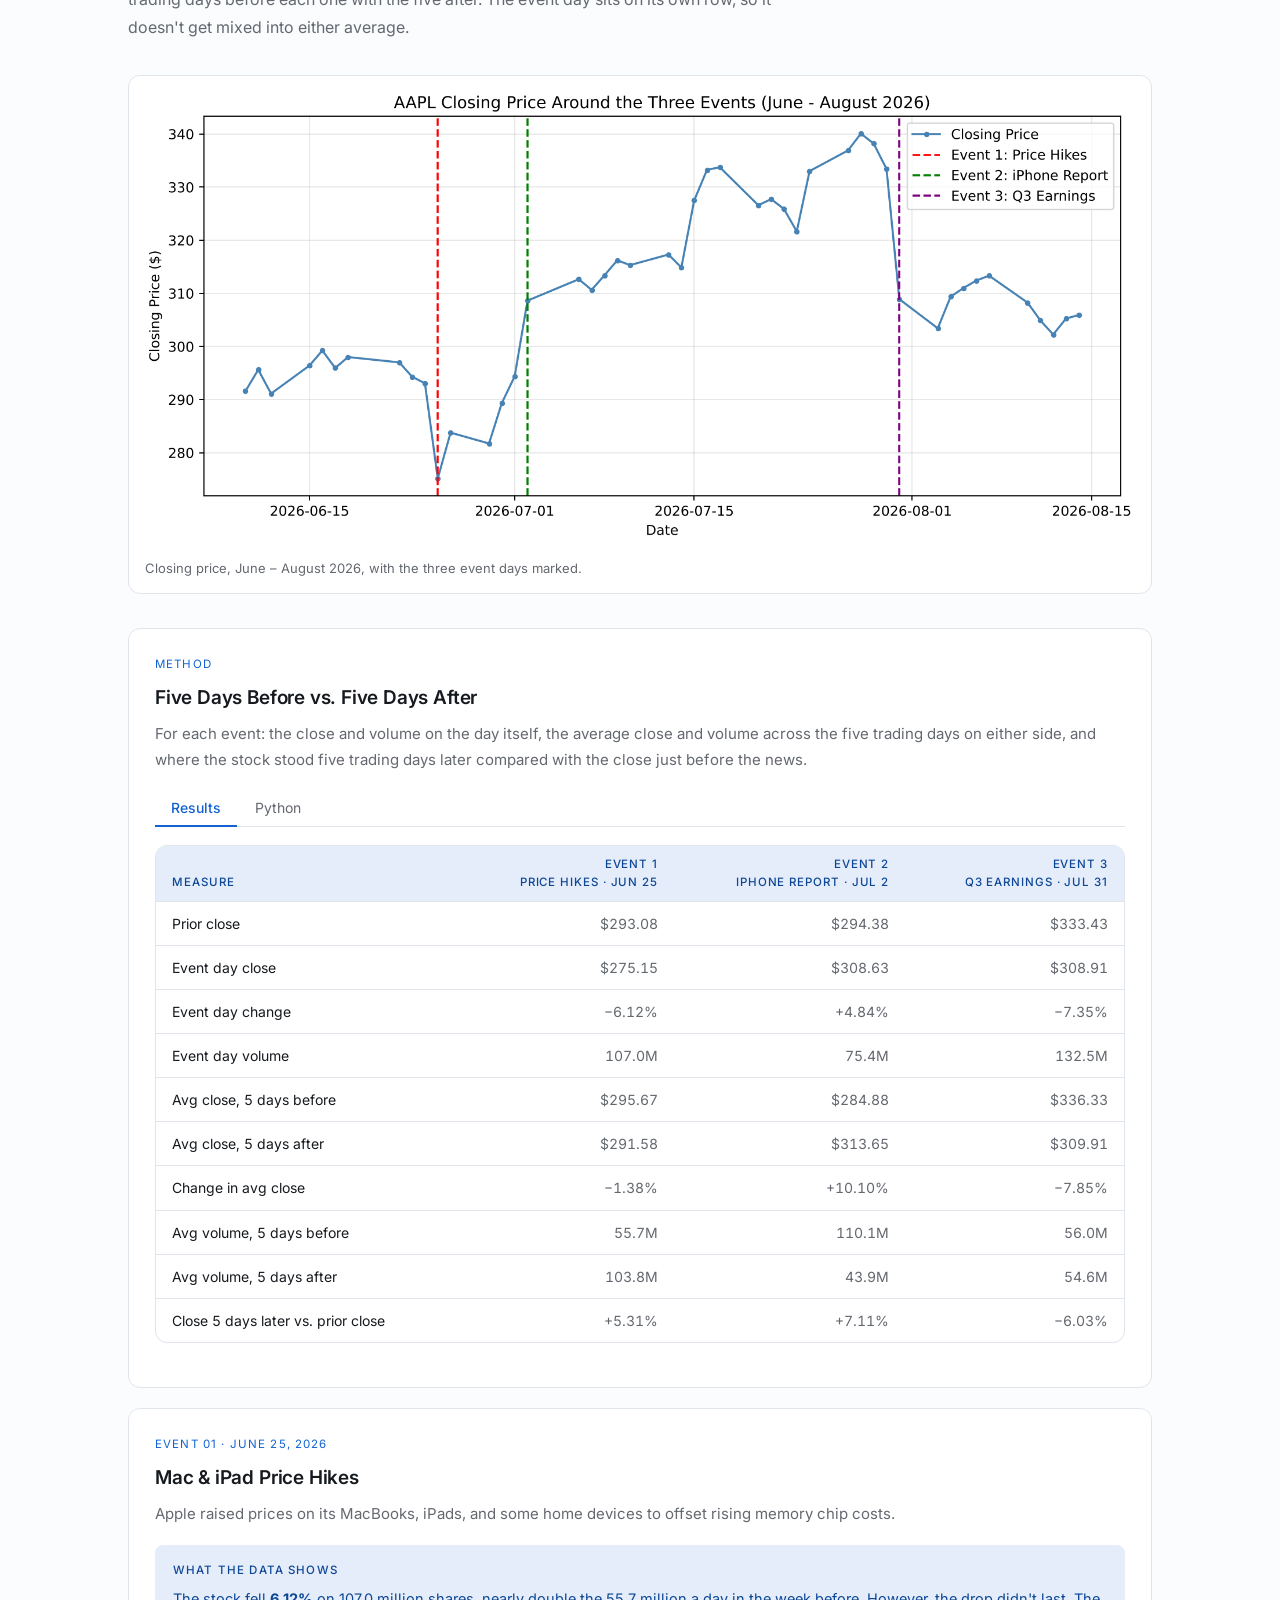
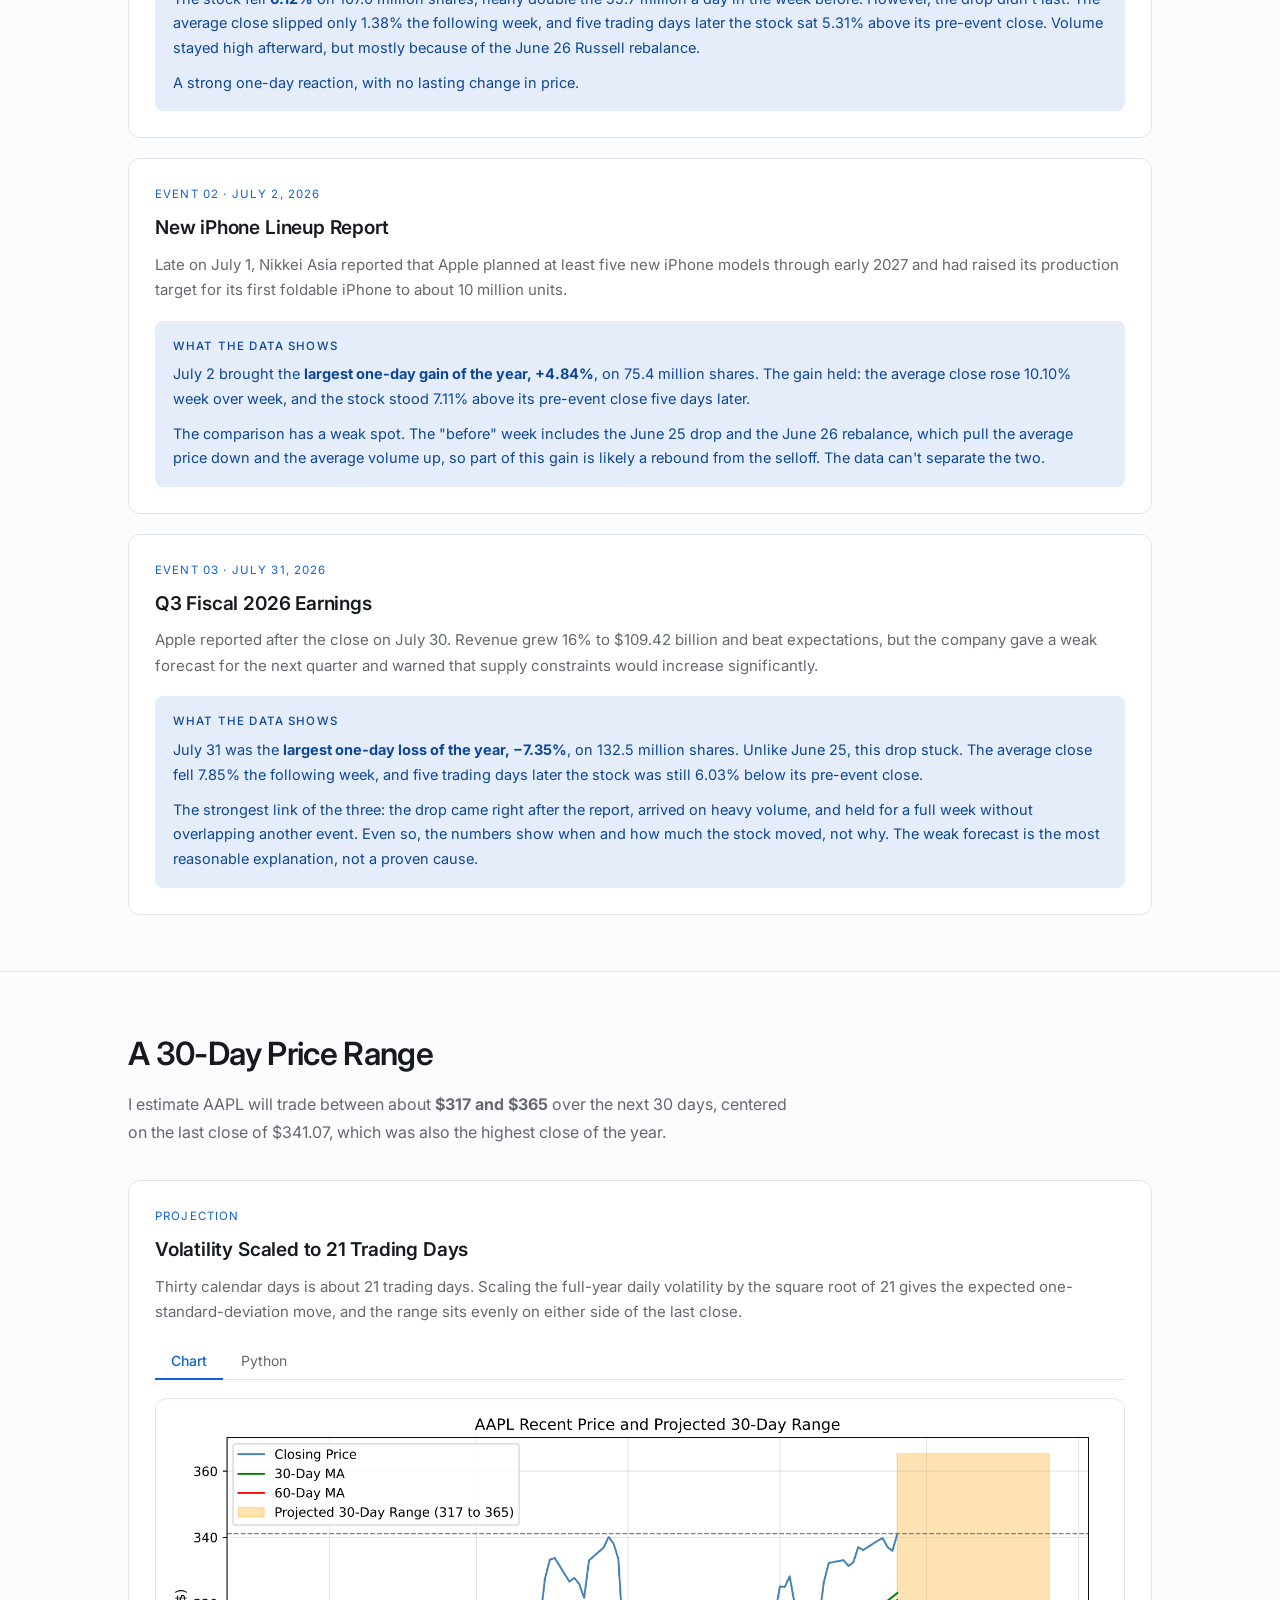
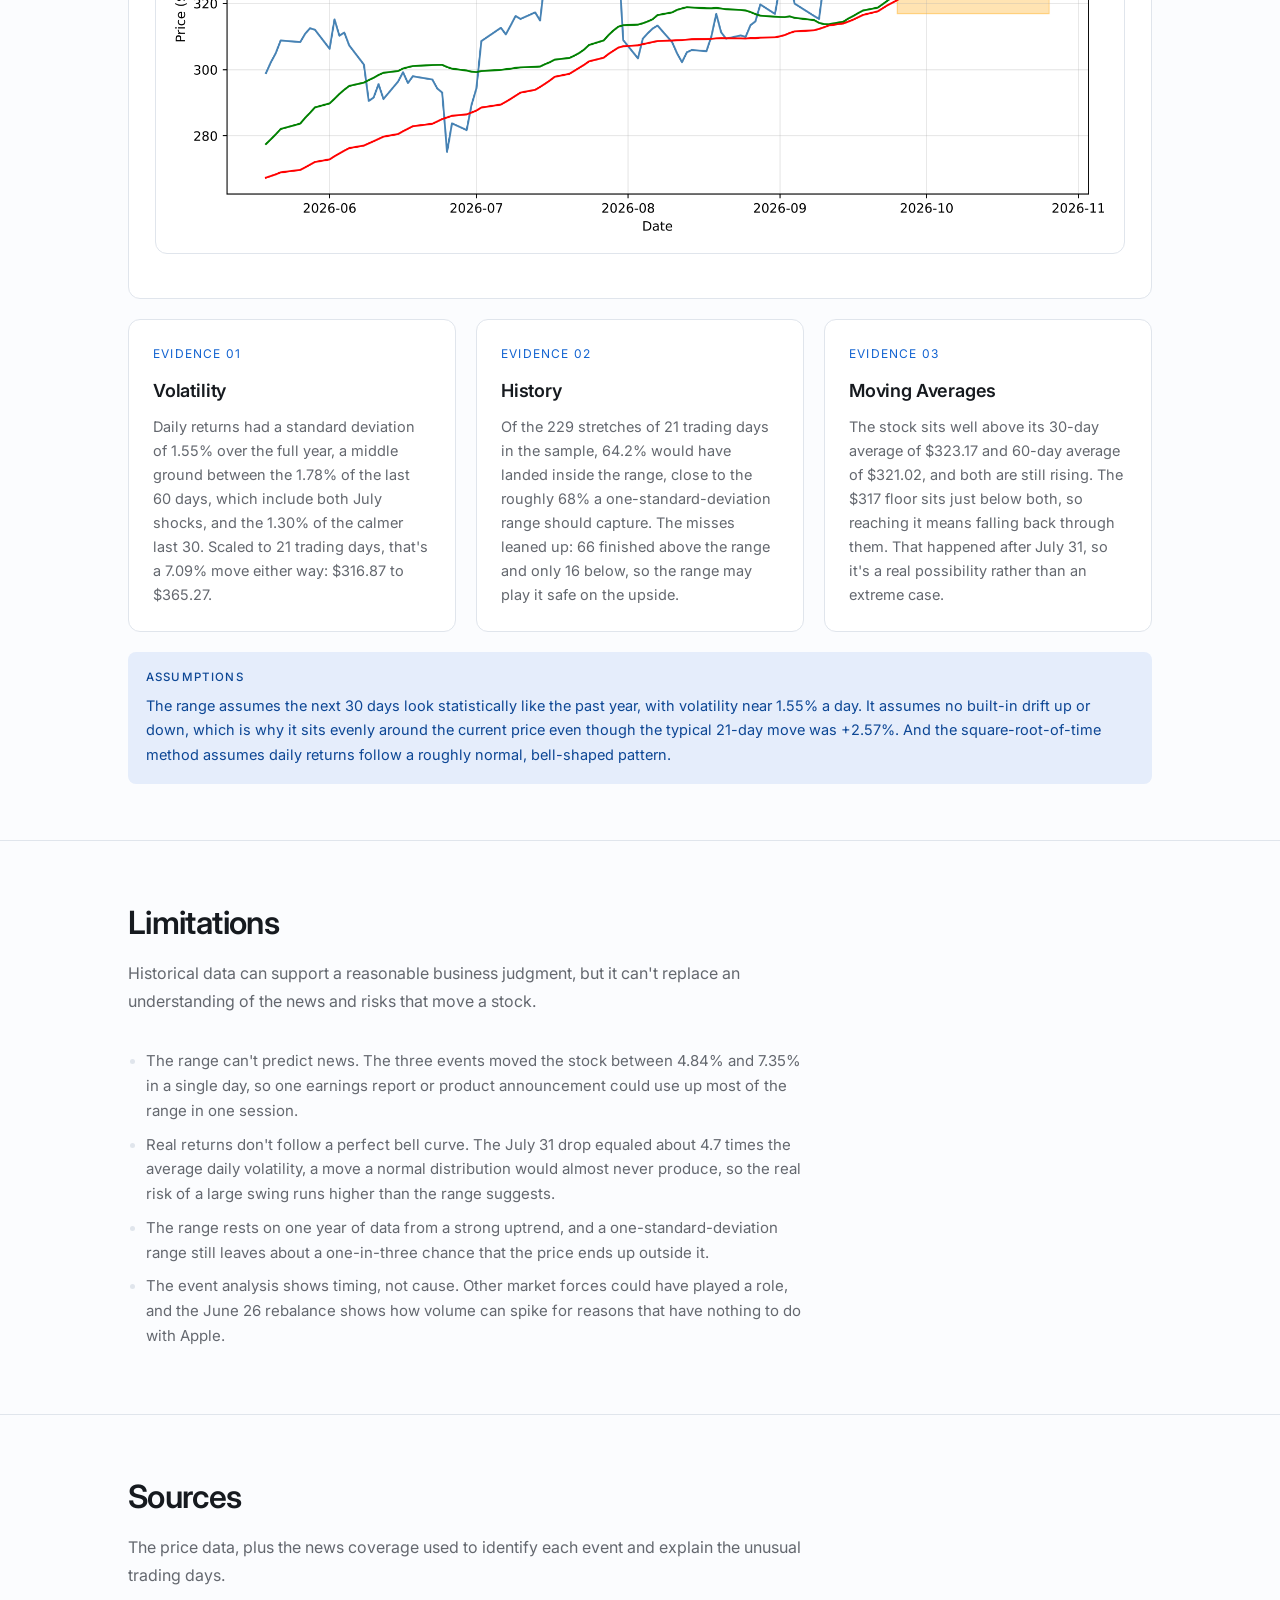
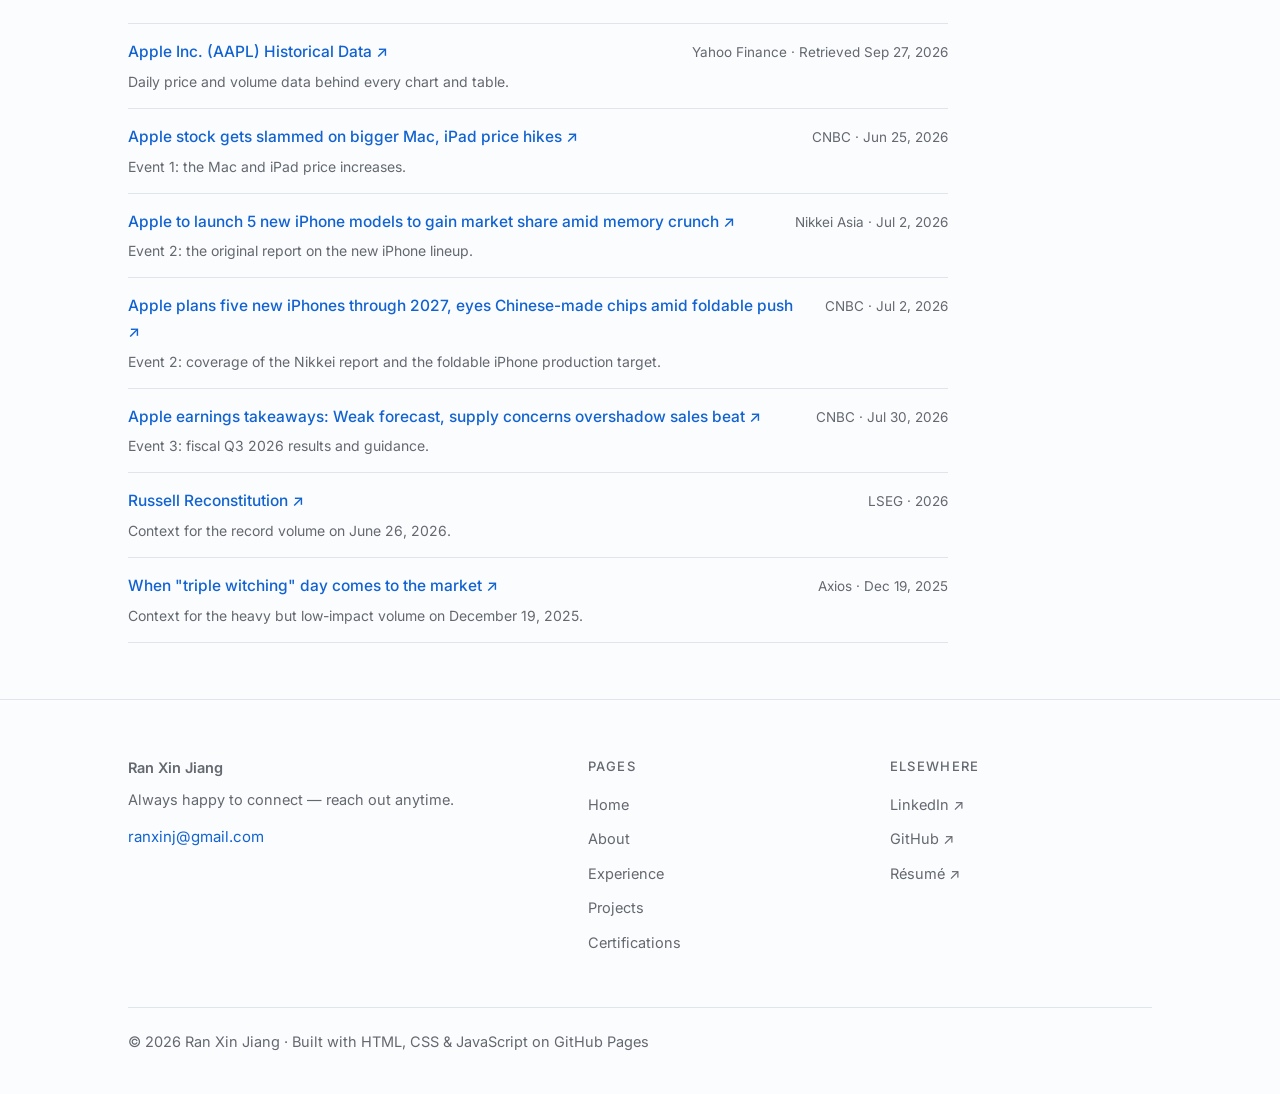
<file: project-aapl-stock.html>
<!DOCTYPE html>
<html lang="en">
<head>
<meta charset="utf-8">
<meta name="viewport" content="width=device-width, initial-scale=1">
<title>AAPL Stock Performance Analysis — Ran Xin Jiang</title>
<meta name="description" content="A year of Apple (AAPL) daily trading data analyzed with descriptive statistics, moving averages, and event windows, ending in a volatility-based 30-day price range tested against the stock's own history.">
<link rel="preconnect" href="https://fonts.googleapis.com">
<link rel="preconnect" href="https://fonts.gstatic.com" crossorigin>
<link href="https://fonts.googleapis.com/css2?family=Inter:wght@400;500;600&display=swap" rel="stylesheet">
<link rel="stylesheet" href="css/style.css">
</head>
<body>

<nav class="nav">
  <div class="nav-inner">
    <a class="brand" href="index.html">Ran Xin Jiang<span>Project Management · Data Analytics</span></a>
    <button class="nav-toggle" id="navToggle" aria-label="Menu">Menu</button>
    <ul class="nav-links" id="navLinks">
      <li><a href="index.html">Home</a></li>
      <li><a href="about.html">About</a></li>
      <li><a href="experience.html">Experience</a></li>
      <li><a href="projects.html" class="active">Projects</a></li>
      <li><a href="certifications.html">Certifications</a></li>
      <li><a href="Ran_Xin_Jiang_Resume.pdf" target="_blank" rel="noopener">Résumé ↗</a></li>
    </ul>
  </div>
</nav>

<header class="case-head">
  <div class="wrap">
    <a class="case-back" href="projects.html">← Back to Projects</a>
    <p class="kicker">Data Analysis · Finance</p>
    <h1>AAPL Stock Performance Analysis</h1>
    <p class="case-meta">Graduate Project · Business Analytics · Sep – Oct 2026</p>
    <div class="dl-row">
      <a class="btn btn-primary" href="https://github.com/ranxinjiang/AAPL-Stock-Performance-Analysis/blob/main/aapl_stock_analysis.ipynb" target="_blank" rel="noopener">View the Repository ↗</a>
    </div>
    <p class="dl-note">The notebook renders directly on GitHub with every chart and table. It loads the data straight from the repository, so it also runs as-is in <a href="https://colab.research.google.com/github/ranxinjiang/AAPL-Stock-Performance-Analysis/blob/main/aapl_stock_analysis.ipynb" target="_blank" rel="noopener">Google Colab ↗</a>.</p>
  </div>
</header>

<div class="case-nav">
  <div class="wrap">
    <ul>
      <li><a href="#overview">Overview</a></li>
      <li><a href="#data">Data</a></li>
      <li><a href="#year">The Year</a></li>
      <li><a href="#events">Events</a></li>
      <li><a href="#range">30-Day Range</a></li>
      <li><a href="#limitations">Limitations</a></li>
      <li><a href="#sources">Sources</a></li>
    </ul>
  </div>
</div>

<section class="case-section" id="overview">
  <div class="wrap">
    <h2>Overview</h2>
    <div class="overview-grid">
      <div>
        <h3 style="margin-top:0">The Question</h3>
        <p>How did Apple's stock actually behave over a year of trading, which pieces of news moved it, and what price range is reasonable to expect over the next 30 days?</p>

        <h3>The Approach</h3>
        <p>Descriptive statistics and time-series charts for the full year; 30- and 60-day moving averages to separate trend from noise; a before-and-after window around the three biggest news-driven moves; and a volatility-based price range, tested against how the stock actually moved over every 21-day stretch in the data.</p>

        <h3>The Result</h3>
        <p>AAPL rose about 34% over the period and finished at its highest close of the year. Its largest swings came around company-specific news in June and July 2026, and the projected range for the next 30 days runs from about $317 to $365.</p>
      </div>
      <aside class="at-glance">
        <h4>At a glance</h4>
        <ul>
          <li>250 Trading Days</li>
          <li>+34% Over the Period</li>
          <li>3 Events Investigated</li>
          <li>$317 – $365 30-Day Range</li>
        </ul>
        <h4 style="margin-top:20px">Built with</h4>
        <ul>
          <li>Python</li>
          <li>Pandas</li>
          <li>Matplotlib</li>
          <li>Google Colab</li>
        </ul>
      </aside>
    </div>
  </div>
</section>

<section class="case-section" id="data">
  <div class="wrap">
    <h2>The Data</h2>
    <p class="lede">One year of daily trading data for Apple Inc. from Yahoo Finance — September 29, 2025 to September 25, 2026, 250 trading days in all.</p>

    <div class="frow">
      <div class="frow-text">
        <h3>What Each Record Held</h3>
        <p>The date plus that day's Open, High, Low, Close, Adjusted Close, and Volume. The analysis runs on the daily closing price and trading volume, with daily returns calculated from the close.</p>
        <h3 style="margin-top:22px">Choices I Made</h3>
        <p>I used the Close column rather than Adjusted Close, because the goal was to describe the price investors actually saw each day. The notebook loads the CSV straight from GitHub, so anyone can rerun it and get the same results.</p>
        <p>Both columns skew right. The mean close sits about $9.50 above the median, so the stock spent more of the year at lower prices, with fewer high-priced days pulling the average up. Volume shows the same pattern, driven by a handful of unusually busy days.</p>
      </div>
      <div>
        <div class="table-wrap">
          <table class="data-table">
            <thead>
              <tr><th>Statistic</th><th>Closing Price</th><th>Daily Volume</th></tr>
            </thead>
            <tbody>
              <tr><td>Count</td><td>250</td><td>250</td></tr>
              <tr><td>Mean</td><td>$283.42</td><td>48.3M</td></tr>
              <tr><td>Median</td><td>$273.96</td><td>44.6M</td></tr>
              <tr><td>Std. Deviation</td><td>$26.27</td><td>21.5M</td></tr>
              <tr><td>Minimum</td><td>$245.27</td><td>17.9M</td></tr>
              <tr><td>Maximum</td><td>$341.07</td><td>261.8M</td></tr>
            </tbody>
          </table>
        </div>
        <p class="table-note">Summary statistics, September 2025 – September 2026. Volume in millions of shares.</p>
      </div>
    </div>
  </div>
</section>

<section class="case-section" id="year">
  <div class="wrap">
    <h2>What the Year Looked Like</h2>
    <p class="lede">AAPL ended the period up 34% at its highest close of the year, but it got there through a quiet late 2025, a choppy early 2026, and a turbulent summer.</p>

    <div class="frow">
      <div class="frow-text">
        <h3>Up 34%, Not in a Straight Line</h3>
        <p>The stock opened the period at <strong>$254.43</strong> on September 29, 2025 and closed at <strong>$341.07</strong> on September 25, 2026. Grouping daily returns by month separated the calm stretches from the rough ones.</p>
        <p>November and December 2025 were the calmest, with daily-return standard deviations of 0.96% and 0.75%. February, June, and July 2026 were the roughest at 2.20%, 2.20%, and 2.45%, roughly 1.4 to 1.6 times the full-year figure of 1.55%. May went the other way: the price climbed from $276.83 to $312.51 while volatility held at 1.10%, a steady climb rather than a jumpy one.</p>
      </div>
      <figure class="figure">
        <img src="projects/aapl-stock/closing-price.png" alt="Line chart of AAPL daily closing price from September 2025 to September 2026, rising from about $254 to $341">
        <figcaption>Daily closing price, September 2025 – September 2026.</figcaption>
      </figure>
    </div>

    <div class="frow flip">
      <div class="frow-text">
        <h3>Heavy Trading Doesn't Always Mean News</h3>
        <p>Volume averaged 48.3 million shares a day. The busiest day, <strong>June 26, 2026</strong>, saw 261.8 million, more than five times that. It lined up with the annual Russell index reconstitution, so much of that volume likely came from index funds rebalancing rather than a reaction to Apple news.</p>
        <p>December 19, 2025 ranked second at 144.6 million shares, yet the price moved only 0.54%. It was a "triple witching" day, when stock options, index options, and index futures all expire together. Compare July 31, 2026: 132.5 million shares and a 7.35% drop, the day after Apple's earnings. Some spikes trace back to company news. Others are routine market mechanics.</p>
      </div>
      <figure class="figure">
        <img src="projects/aapl-stock/trading-volume.png" alt="Bar chart of AAPL daily trading volume, with a tall spike in late June 2026">
        <figcaption>Daily trading volume. The tallest bar is June 26, 2026.</figcaption>
      </figure>
    </div>

    <div class="frow">
      <div class="frow-text">
        <h3>Moving Averages Show When the Trend Turned</h3>
        <p>The 30-day and 60-day moving averages filter out the daily noise. The 30-day average dropped below the 60-day on January 16, 2026, crossed back above on March 10, then dropped below again just ten days later on March 20. That back-and-forth marks a choppy, directionless stretch that's hard to see in the raw price line.</p>
        <p>On <strong>May 4, 2026</strong> the 30-day average crossed back above and stayed there for the rest of the period. That crossover marks the start of the sustained uptrend behind the year's 34% gain.</p>
      </div>
      <figure class="figure">
        <img src="projects/aapl-stock/moving-averages.png" alt="AAPL closing price with 30-day and 60-day moving averages, crossing four times between January and May 2026">
        <figcaption>Closing price with 30-day (green) and 60-day (red) moving averages.</figcaption>
      </figure>
    </div>
  </div>
</section>

<section class="case-section" id="events">
  <div class="wrap">
    <h2>Three Events Behind the Biggest Moves</h2>
    <p class="lede">I picked three events straight from the largest moves in the data, then compared the five trading days before each one with the five after. The event day sits on its own row, so it doesn't get mixed into either average.</p>

    <figure class="figure" style="margin-bottom:34px">
      <img src="projects/aapl-stock/event-window.png" alt="AAPL closing price from mid-June to mid-August 2026 with dashed lines marking June 25, July 2, and July 31">
      <figcaption>Closing price, June – August 2026, with the three event days marked.</figcaption>
    </figure>

    <div class="kpi">
      <p class="kpi-num">Method</p>
      <h3>Five Days Before vs. Five Days After</h3>
      <p class="q">For each event: the close and volume on the day itself, the average close and volume across the five trading days on either side, and where the stock stood five trading days later compared with the close just before the news.</p>

      <div class="tabs" role="tablist">
        <button class="tab-btn" role="tab" aria-selected="true">Results</button>
        <button class="tab-btn" role="tab" aria-selected="false">Python</button>
      </div>
      <div class="tab-panel">
        <div class="table-wrap">
          <table class="data-table">
            <thead>
              <tr><th>Measure</th><th>Event 1<br>Price Hikes · Jun 25</th><th>Event 2<br>iPhone Report · Jul 2</th><th>Event 3<br>Q3 Earnings · Jul 31</th></tr>
            </thead>
            <tbody>
              <tr><td>Prior close</td><td>$293.08</td><td>$294.38</td><td>$333.43</td></tr>
              <tr><td>Event day close</td><td>$275.15</td><td>$308.63</td><td>$308.91</td></tr>
              <tr><td>Event day change</td><td>−6.12%</td><td>+4.84%</td><td>−7.35%</td></tr>
              <tr><td>Event day volume</td><td>107.0M</td><td>75.4M</td><td>132.5M</td></tr>
              <tr><td>Avg close, 5 days before</td><td>$295.67</td><td>$284.88</td><td>$336.33</td></tr>
              <tr><td>Avg close, 5 days after</td><td>$291.58</td><td>$313.65</td><td>$309.91</td></tr>
              <tr><td>Change in avg close</td><td>−1.38%</td><td>+10.10%</td><td>−7.85%</td></tr>
              <tr><td>Avg volume, 5 days before</td><td>55.7M</td><td>110.1M</td><td>56.0M</td></tr>
              <tr><td>Avg volume, 5 days after</td><td>103.8M</td><td>43.9M</td><td>54.6M</td></tr>
              <tr><td>Close 5 days later vs. prior close</td><td>+5.31%</td><td>+7.11%</td><td>−6.03%</td></tr>
            </tbody>
          </table>
        </div>
      </div>
      <div class="tab-panel" hidden>
<pre><code>#Event dates (the first trading day each piece of news could affect)
events = {'Event 1: Price Hikes': '2026-06-25',
          'Event 2: iPhone Report': '2026-07-02',
          'Event 3: Q3 Earnings': '2026-07-31'}

rows = []
for name, date in events.items():
    i = df.index[df['Date'] == date][0]     #row number of the event day
    before = df.iloc[i-5:i]                 #5 trading days before the event
    after = df.iloc[i+1:i+6]                #5 trading days after the event

    rows.append({
        'Event': name,
        'Event Day Change (%)': df['Daily_Return'][i],
        'Avg Close 5 Days Before ($)': before['Close'].mean(),
        'Avg Close 5 Days After ($)': after['Close'].mean(),
        'Change in Avg Close (%)': (after['Close'].mean() / before['Close'].mean() - 1) * 100,
        'Close 5 Days Later vs Prior Close (%)': (df['Close'][i+5] / df['Close'][i-1] - 1) * 100
        #...plus the close and volume columns, in the full notebook
    })</code></pre>
      </div>
    </div>

    <div class="kpi">
      <p class="kpi-num">Event 01 · June 25, 2026</p>
      <h3>Mac &amp; iPad Price Hikes</h3>
      <p class="q">Apple raised prices on its MacBooks, iPads, and some home devices to offset rising memory chip costs.</p>
      <div class="finding">
        <h4>What the Data Shows</h4>
        <p>The stock fell <strong>6.12%</strong> on 107.0 million shares, nearly double the 55.7 million a day in the week before. However, the drop didn't last. The average close slipped only 1.38% the following week, and five trading days later the stock sat 5.31% above its pre-event close. Volume stayed high afterward, but mostly because of the June 26 Russell rebalance.</p>
        <p>A strong one-day reaction, with no lasting change in price.</p>
      </div>
    </div>

    <div class="kpi">
      <p class="kpi-num">Event 02 · July 2, 2026</p>
      <h3>New iPhone Lineup Report</h3>
      <p class="q">Late on July 1, Nikkei Asia reported that Apple planned at least five new iPhone models through early 2027 and had raised its production target for its first foldable iPhone to about 10 million units.</p>
      <div class="finding">
        <h4>What the Data Shows</h4>
        <p>July 2 brought the <strong>largest one-day gain of the year, +4.84%</strong>, on 75.4 million shares. The gain held: the average close rose 10.10% week over week, and the stock stood 7.11% above its pre-event close five days later.</p>
        <p>The comparison has a weak spot. The "before" week includes the June 25 drop and the June 26 rebalance, which pull the average price down and the average volume up, so part of this gain is likely a rebound from the selloff. The data can't separate the two.</p>
      </div>
    </div>

    <div class="kpi">
      <p class="kpi-num">Event 03 · July 31, 2026</p>
      <h3>Q3 Fiscal 2026 Earnings</h3>
      <p class="q">Apple reported after the close on July 30. Revenue grew 16% to $109.42 billion and beat expectations, but the company gave a weak forecast for the next quarter and warned that supply constraints would increase significantly.</p>
      <div class="finding">
        <h4>What the Data Shows</h4>
        <p>July 31 was the <strong>largest one-day loss of the year, −7.35%</strong>, on 132.5 million shares. Unlike June 25, this drop stuck. The average close fell 7.85% the following week, and five trading days later the stock was still 6.03% below its pre-event close.</p>
        <p>The strongest link of the three: the drop came right after the report, arrived on heavy volume, and held for a full week without overlapping another event. Even so, the numbers show when and how much the stock moved, not why. The weak forecast is the most reasonable explanation, not a proven cause.</p>
      </div>
    </div>
  </div>
</section>

<section class="case-section" id="range">
  <div class="wrap">
    <h2>A 30-Day Price Range</h2>
    <p class="lede">I estimate AAPL will trade between about <strong>$317 and $365</strong> over the next 30 days, centered on the last close of $341.07, which was also the highest close of the year.</p>

    <div class="kpi">
      <p class="kpi-num">Projection</p>
      <h3>Volatility Scaled to 21 Trading Days</h3>
      <p class="q">Thirty calendar days is about 21 trading days. Scaling the full-year daily volatility by the square root of 21 gives the expected one-standard-deviation move, and the range sits evenly on either side of the last close.</p>

      <div class="tabs" role="tablist">
        <button class="tab-btn" role="tab" aria-selected="true">Chart</button>
        <button class="tab-btn" role="tab" aria-selected="false">Python</button>
      </div>
      <div class="tab-panel">
        <figure class="figure">
          <img src="projects/aapl-stock/price-range.png" alt="AAPL closing price for the last 90 trading days with moving averages and a shaded projected range from $317 to $365">
        </figure>
      </div>
      <div class="tab-panel" hidden>
<pre><code>#30 calendar days is 21 trading days once weekends are removed
trading_days = 21

#Scale daily volatility up to a 21-day move using the square root of time
vol_21 = daily_returns.std() * (trading_days ** 0.5)

lower_bound = last_price * (1 - vol_21)
upper_bound = last_price * (1 + vol_21)
#Expected 21-day move: 7.09%  ->  range $316.87 to $365.27

#How much did the stock actually move over every 21-trading-day stretch this year?
move_21 = df['Close'].shift(-21) / df['Close'] - 1

#How many past stretches would have landed inside the range?
inside = ((move_21 &gt;= -vol_21) &amp; (move_21 &lt;= vol_21)).sum()
#147 of 229 stretches (64.2%)</code></pre>
      </div>
    </div>

    <div class="card-grid" style="margin-top:20px">
      <div class="card">
        <div class="kicker">Evidence 01</div>
        <h3>Volatility</h3>
        <p>Daily returns had a standard deviation of 1.55% over the full year, a middle ground between the 1.78% of the last 60 days, which include both July shocks, and the 1.30% of the calmer last 30. Scaled to 21 trading days, that's a 7.09% move either way: $316.87 to $365.27.</p>
      </div>
      <div class="card">
        <div class="kicker">Evidence 02</div>
        <h3>History</h3>
        <p>Of the 229 stretches of 21 trading days in the sample, 64.2% would have landed inside the range, close to the roughly 68% a one-standard-deviation range should capture. The misses leaned up: 66 finished above the range and only 16 below, so the range may play it safe on the upside.</p>
      </div>
      <div class="card">
        <div class="kicker">Evidence 03</div>
        <h3>Moving Averages</h3>
        <p>The stock sits well above its 30-day average of $323.17 and 60-day average of $321.02, and both are still rising. The $317 floor sits just below both, so reaching it means falling back through them. That happened after July 31, so it's a real possibility rather than an extreme case.</p>
      </div>
    </div>

    <div class="finding" style="margin-top:20px">
      <h4>Assumptions</h4>
      <p>The range assumes the next 30 days look statistically like the past year, with volatility near 1.55% a day. It assumes no built-in drift up or down, which is why it sits evenly around the current price even though the typical 21-day move was +2.57%. And the square-root-of-time method assumes daily returns follow a roughly normal, bell-shaped pattern.</p>
    </div>
  </div>
</section>

<section class="case-section" id="limitations">
  <div class="wrap">
    <h2>Limitations</h2>
    <p class="lede">Historical data can support a reasonable business judgment, but it can't replace an understanding of the news and risks that move a stock.</p>
    <ul class="tl-bullets" style="max-width:680px">
      <li>The range can't predict news. The three events moved the stock between 4.84% and 7.35% in a single day, so one earnings report or product announcement could use up most of the range in one session.</li>
      <li>Real returns don't follow a perfect bell curve. The July 31 drop equaled about 4.7 times the average daily volatility, a move a normal distribution would almost never produce, so the real risk of a large swing runs higher than the range suggests.</li>
      <li>The range rests on one year of data from a strong uptrend, and a one-standard-deviation range still leaves about a one-in-three chance that the price ends up outside it.</li>
      <li>The event analysis shows timing, not cause. Other market forces could have played a role, and the June 26 rebalance shows how volume can spike for reasons that have nothing to do with Apple.</li>
    </ul>
  </div>
</section>

<section class="case-section" id="sources">
  <div class="wrap">
    <h2>Sources</h2>
    <p class="lede">The price data, plus the news coverage used to identify each event and explain the unusual trading days.</p>
    <ul class="src-list" style="max-width:820px">
      <li>
        <div class="src-head">
          <a href="https://finance.yahoo.com/quote/AAPL/history/" target="_blank" rel="noopener">Apple Inc. (AAPL) Historical Data ↗</a>
          <span class="src-date">Yahoo Finance · Retrieved Sep 27, 2026</span>
        </div>
        <p class="src-fields">Daily price and volume data behind every chart and table.</p>
      </li>
      <li>
        <div class="src-head">
          <a href="https://www.cnbc.com/2026/06/25/apple-stock-gets-slammed-on-bigger-mac-ipad-price-hikes-why-it-can-weather-the-storm.html" target="_blank" rel="noopener">Apple stock gets slammed on bigger Mac, iPad price hikes ↗</a>
          <span class="src-date">CNBC · Jun 25, 2026</span>
        </div>
        <p class="src-fields">Event 1: the Mac and iPad price increases.</p>
      </li>
      <li>
        <div class="src-head">
          <a href="https://asia.nikkei.com/business/technology/apple-to-launch-5-new-iphone-models-to-gain-market-share-amid-memory-crunch" target="_blank" rel="noopener">Apple to launch 5 new iPhone models to gain market share amid memory crunch ↗</a>
          <span class="src-date">Nikkei Asia · Jul 2, 2026</span>
        </div>
        <p class="src-fields">Event 2: the original report on the new iPhone lineup.</p>
      </li>
      <li>
        <div class="src-head">
          <a href="https://www.cnbc.com/2026/07/02/apple-foldable-iphone-production-memory-shortage-china-chipmakers-cxmt-ymtc.html" target="_blank" rel="noopener">Apple plans five new iPhones through 2027, eyes Chinese-made chips amid foldable push ↗</a>
          <span class="src-date">CNBC · Jul 2, 2026</span>
        </div>
        <p class="src-fields">Event 2: coverage of the Nikkei report and the foldable iPhone production target.</p>
      </li>
      <li>
        <div class="src-head">
          <a href="https://www.cnbc.com/2026/07/30/apple-earnings-live-updates.html" target="_blank" rel="noopener">Apple earnings takeaways: Weak forecast, supply concerns overshadow sales beat ↗</a>
          <span class="src-date">CNBC · Jul 30, 2026</span>
        </div>
        <p class="src-fields">Event 3: fiscal Q3 2026 results and guidance.</p>
      </li>
      <li>
        <div class="src-head">
          <a href="https://www.lseg.com/en/ftse-russell/russell-reconstitution" target="_blank" rel="noopener">Russell Reconstitution ↗</a>
          <span class="src-date">LSEG · 2026</span>
        </div>
        <p class="src-fields">Context for the record volume on June 26, 2026.</p>
      </li>
      <li>
        <div class="src-head">
          <a href="https://www.axios.com/2025/12/19/stock-market-triple-witching" target="_blank" rel="noopener">When "triple witching" day comes to the market ↗</a>
          <span class="src-date">Axios · Dec 19, 2025</span>
        </div>
        <p class="src-fields">Context for the heavy but low-impact volume on December 19, 2025.</p>
      </li>
    </ul>
  </div>
</section>

<footer class="footer">
  <div class="wrap">
    <div class="footer-grid">
      <div>
        <p class="name">Ran Xin Jiang</p>
        <p>Always happy to connect — reach out anytime.</p>
        <p style="margin-top:14px"><a class="mail" href="mailto:ranxinj@gmail.com">ranxinj@gmail.com</a></p>
      </div>
      <div>
        <h4>Pages</h4>
        <ul>
          <li><a href="index.html">Home</a></li>
          <li><a href="about.html">About</a></li>
          <li><a href="experience.html">Experience</a></li>
          <li><a href="projects.html">Projects</a></li>
          <li><a href="certifications.html">Certifications</a></li>
        </ul>
      </div>
      <div>
        <h4>Elsewhere</h4>
        <ul>
          <li><a href="https://www.linkedin.com/in/ranxin-jiang/" target="_blank" rel="noopener">LinkedIn ↗</a></li>
          <li><a href="https://github.com/ranxinjiang" target="_blank" rel="noopener">GitHub ↗</a></li>
          <li><a href="Ran_Xin_Jiang_Resume.pdf" target="_blank" rel="noopener">Résumé ↗</a></li>
        </ul>
      </div>
    </div>
    <p class="copyright">© 2026 Ran Xin Jiang · Built with HTML, CSS &amp; JavaScript on GitHub Pages</p>
  </div>
</footer>

<script>
  document.getElementById('navToggle').addEventListener('click', function () {
    document.getElementById('navLinks').classList.toggle('open');
  });

  document.querySelectorAll('.tabs').forEach(function (tabs) {
    var btns = tabs.querySelectorAll('.tab-btn');
    var panels = tabs.parentElement.querySelectorAll('.tab-panel');
    btns.forEach(function (btn, i) {
      btn.addEventListener('click', function () {
        btns.forEach(function (b) { b.setAttribute('aria-selected', 'false'); });
        panels.forEach(function (p) { p.hidden = true; });
        btn.setAttribute('aria-selected', 'true');
        if (panels[i]) { panels[i].hidden = false; }
      });
    });
  });
</script>

</body>
</html>
</file>
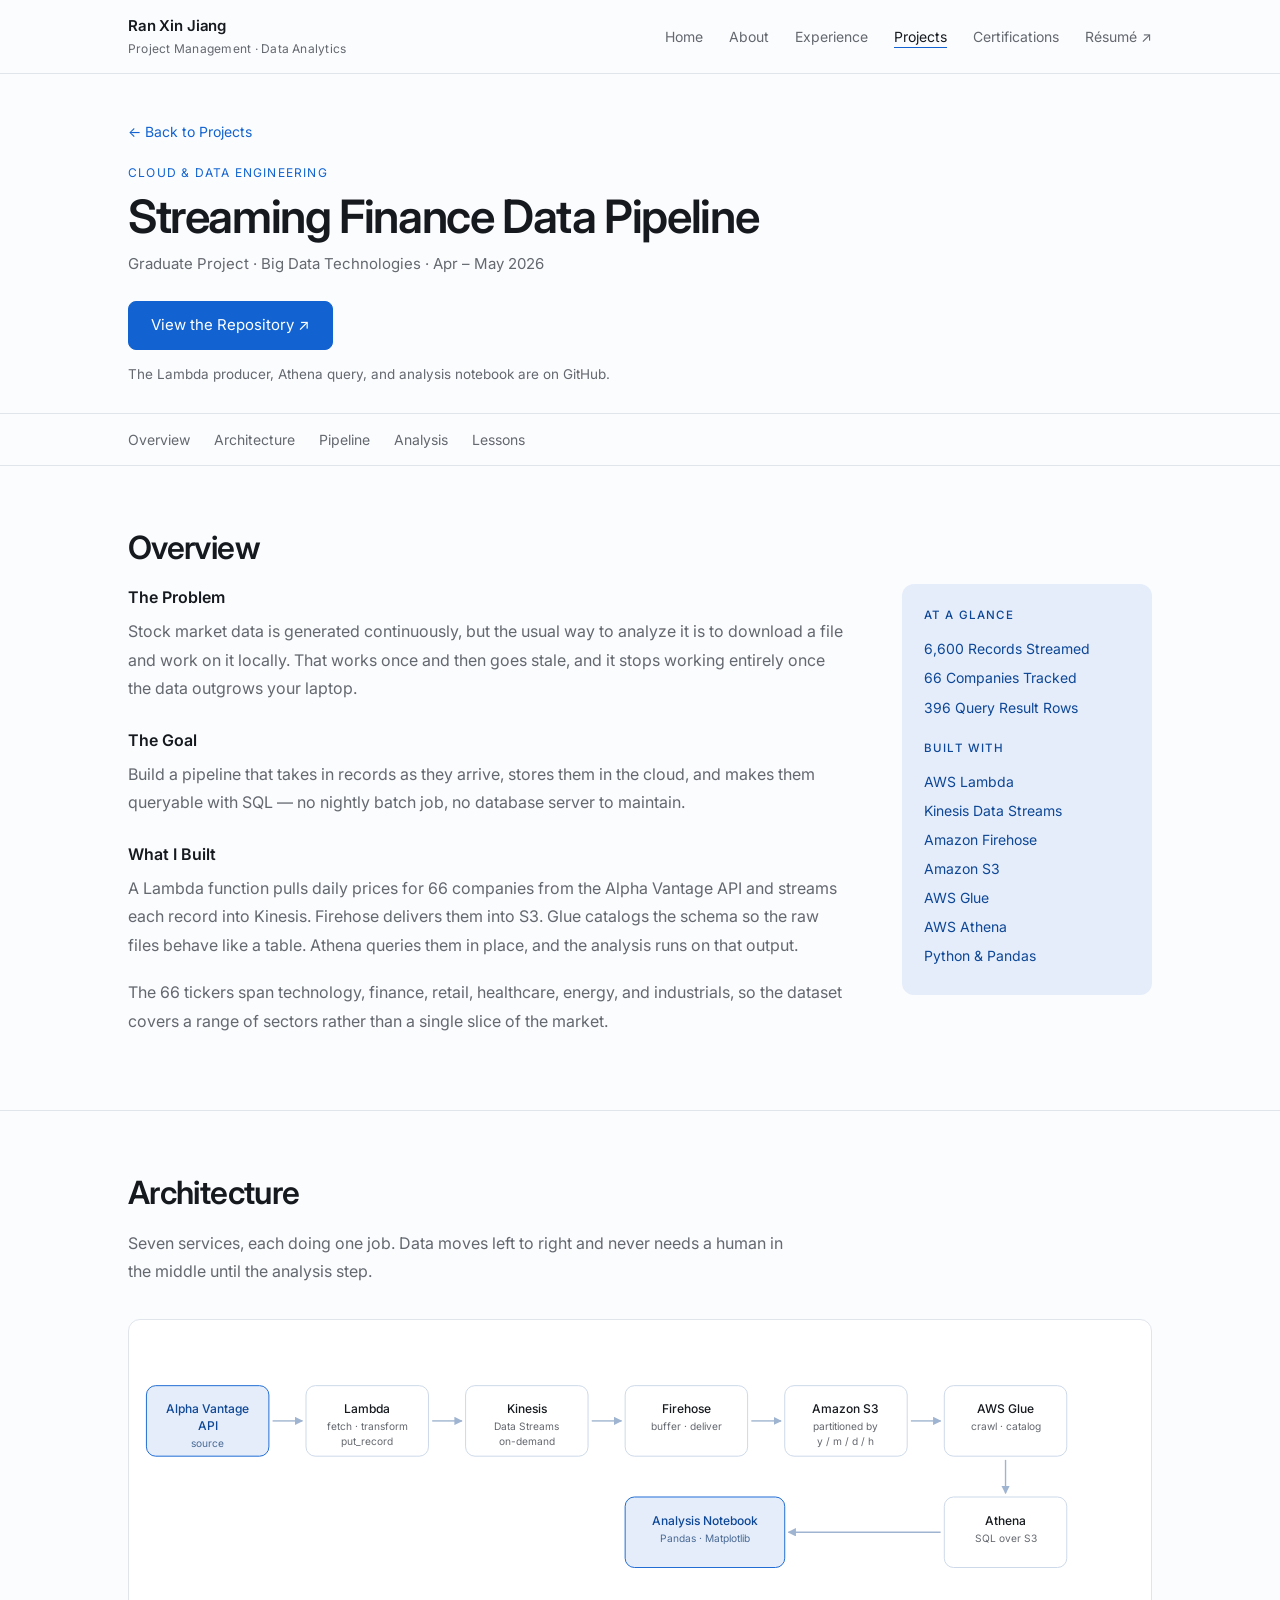
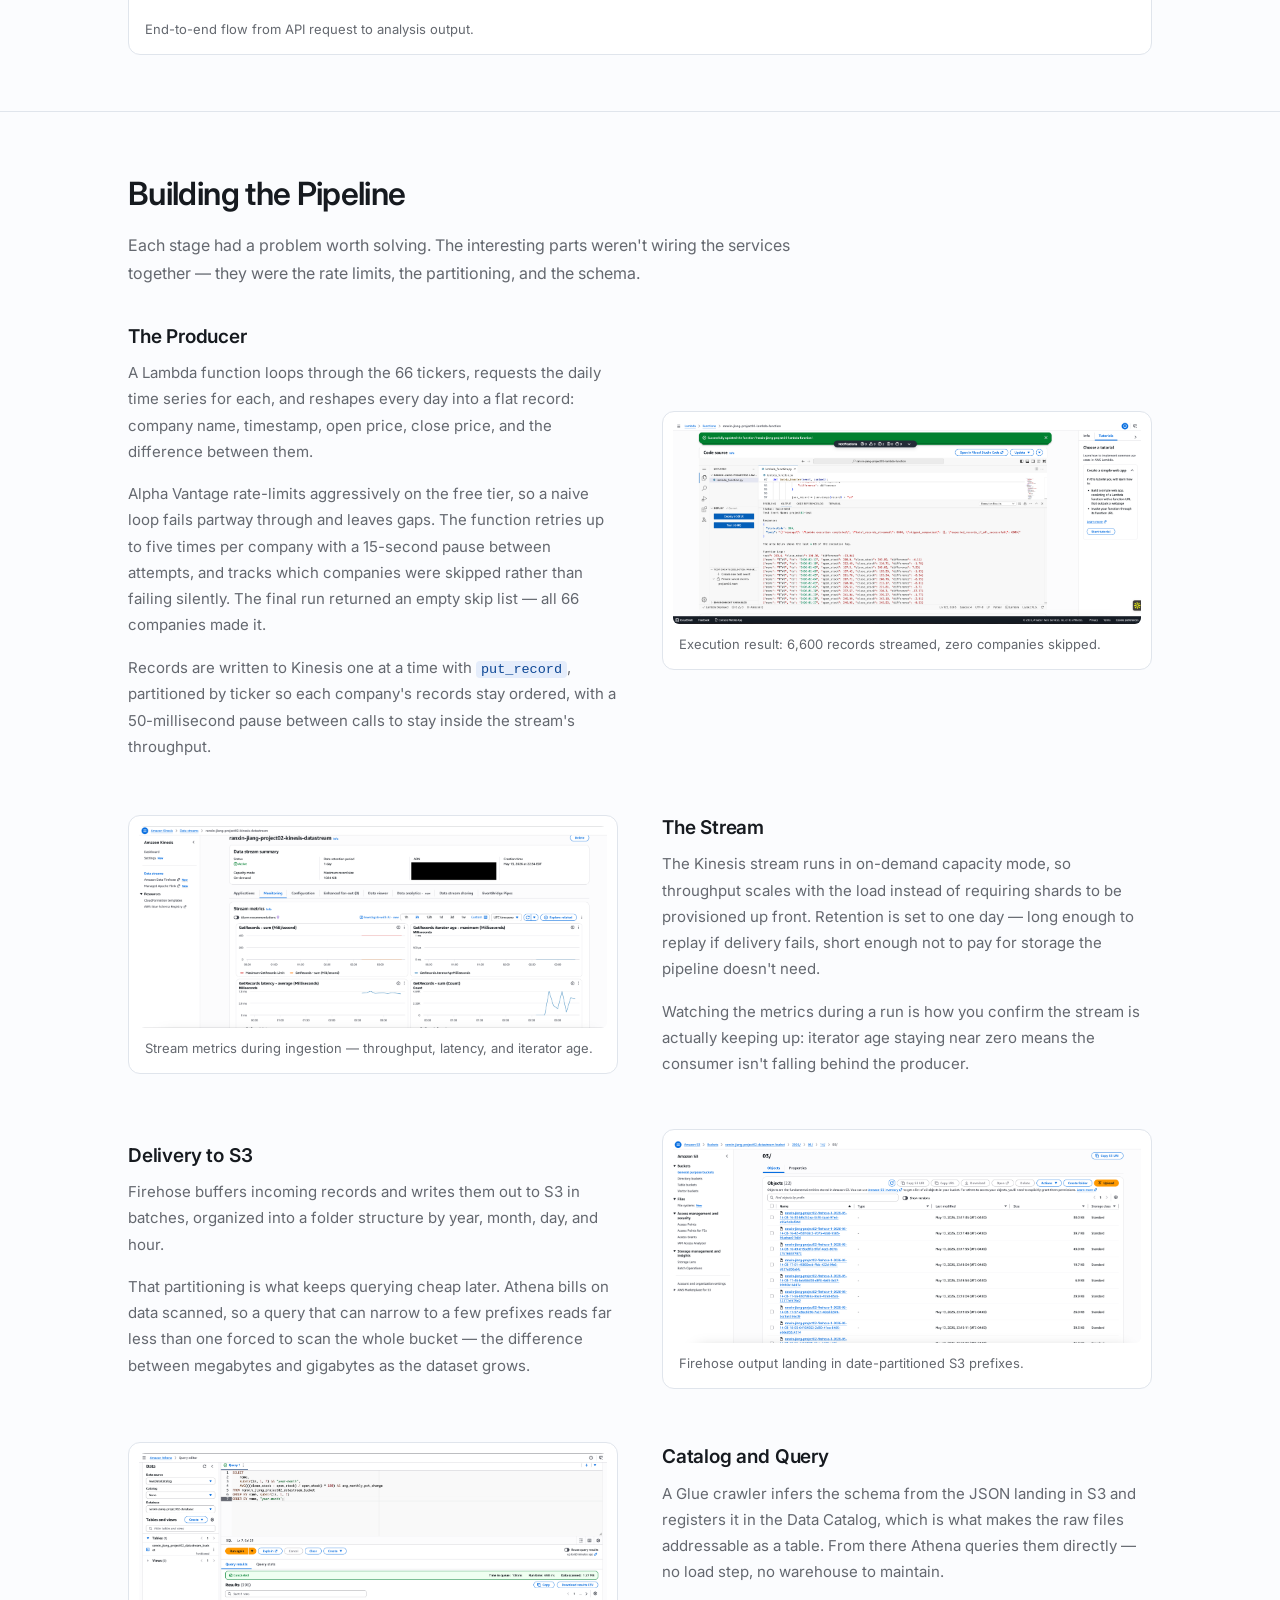
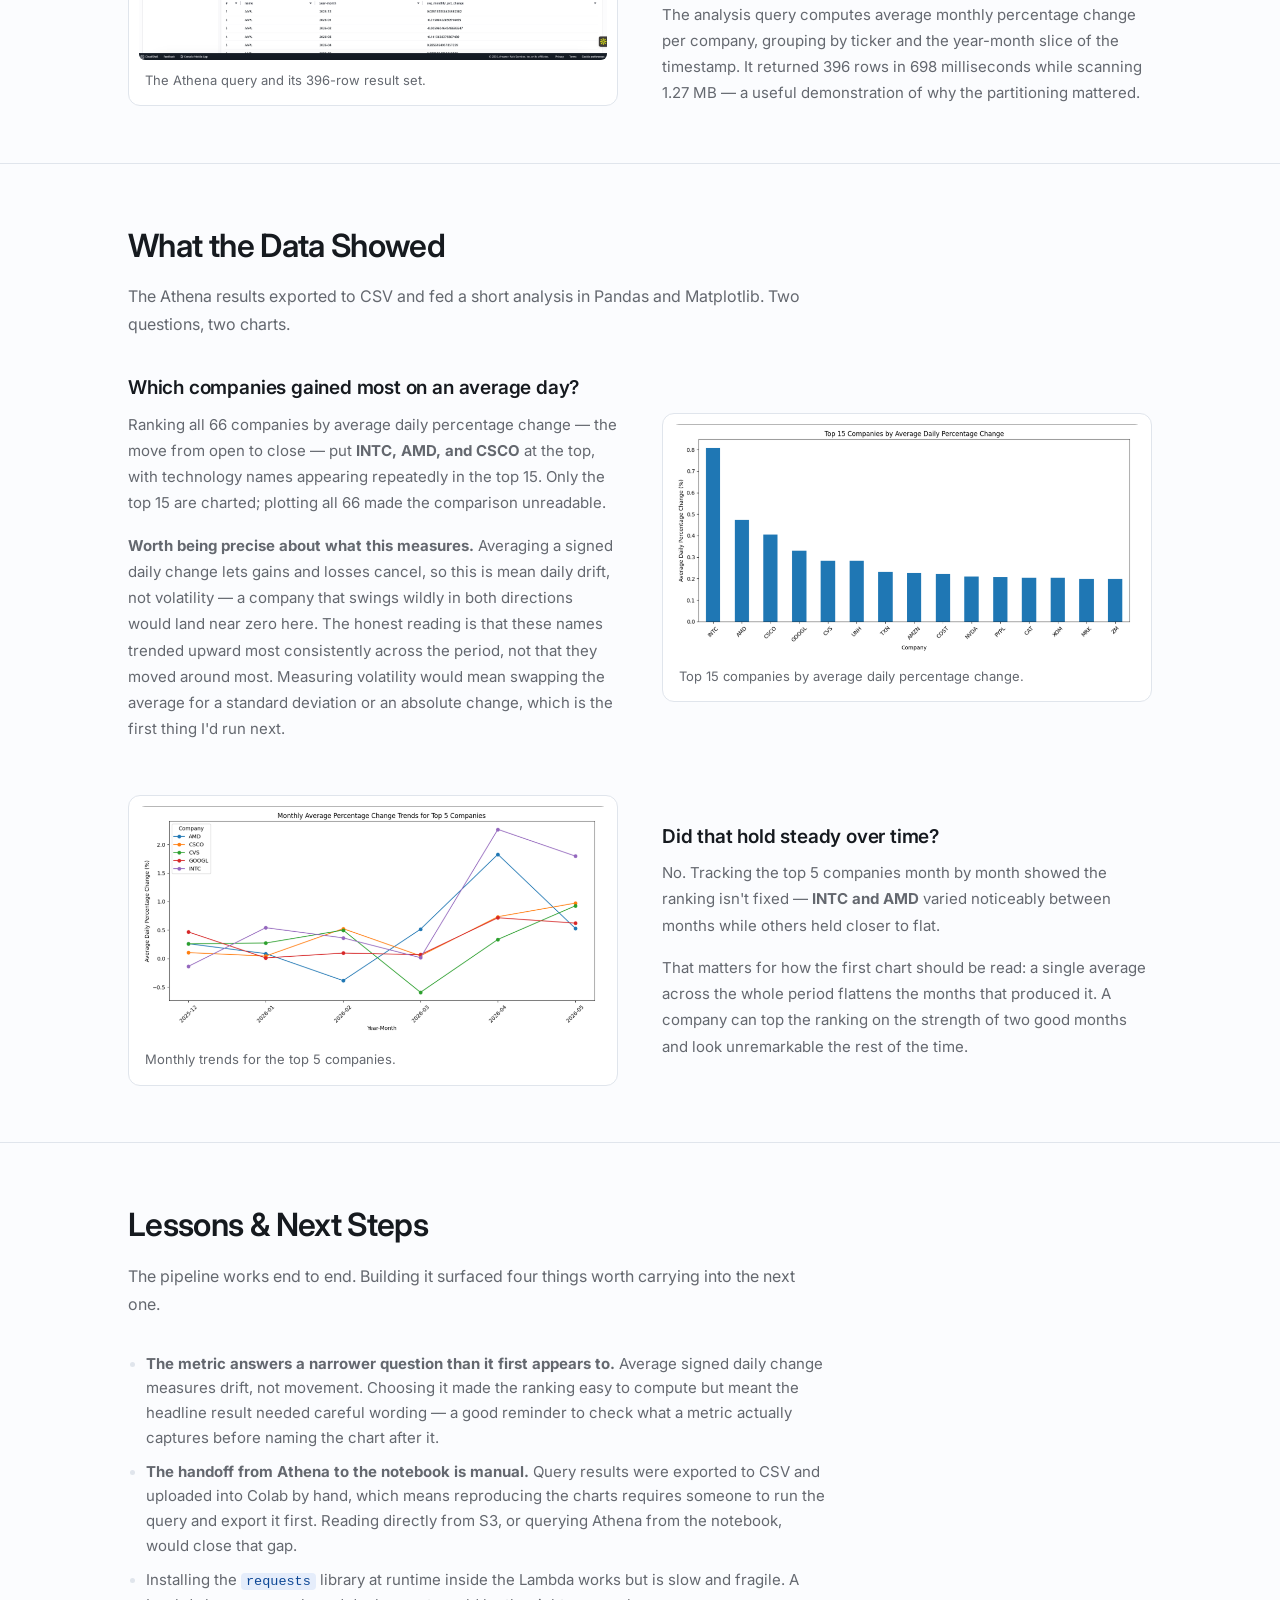
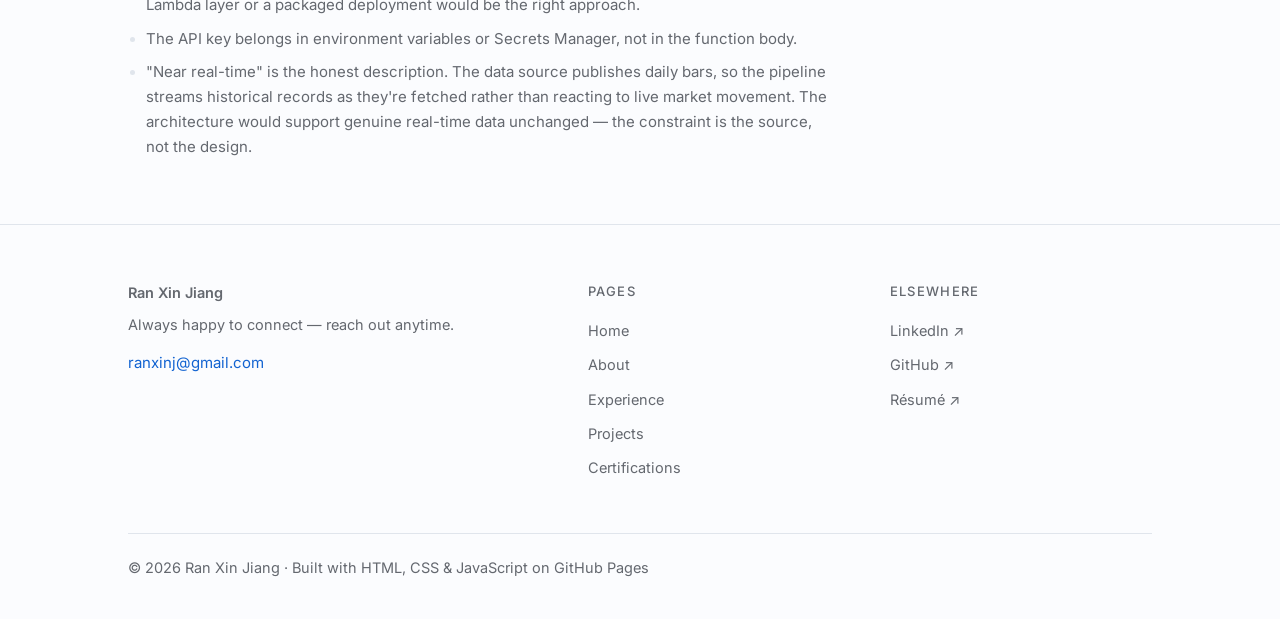
<file: project-aws-pipeline.html>
<!DOCTYPE html>
<html lang="en">
<head>
<meta charset="utf-8">
<meta name="viewport" content="width=device-width, initial-scale=1">
<title>Streaming Finance Data Pipeline — Ran Xin Jiang</title>
<meta name="description" content="A near real-time AWS pipeline streaming daily stock data for 66 companies through Lambda, Kinesis, Firehose, S3, Glue, and Athena.">
<link rel="preconnect" href="https://fonts.googleapis.com">
<link rel="preconnect" href="https://fonts.gstatic.com" crossorigin>
<link href="https://fonts.googleapis.com/css2?family=Inter:wght@400;500;600&display=swap" rel="stylesheet">
<link rel="stylesheet" href="css/style.css">
</head>
<body>

<nav class="nav">
  <div class="nav-inner">
    <a class="brand" href="index.html">Ran Xin Jiang<span>Project Management · Data Analytics</span></a>
    <button class="nav-toggle" id="navToggle" aria-label="Menu">Menu</button>
    <ul class="nav-links" id="navLinks">
      <li><a href="index.html">Home</a></li>
      <li><a href="about.html">About</a></li>
      <li><a href="experience.html">Experience</a></li>
      <li><a href="projects.html" class="active">Projects</a></li>
      <li><a href="certifications.html">Certifications</a></li>
      <li><a href="Ran_Xin_Jiang_Resume.pdf" target="_blank" rel="noopener">Résumé ↗</a></li>
    </ul>
  </div>
</nav>

<header class="case-head">
  <div class="wrap">
    <a class="case-back" href="projects.html">← Back to Projects</a>
    <p class="kicker">Cloud &amp; Data Engineering</p>
    <h1>Streaming Finance Data Pipeline</h1>
    <p class="case-meta">Graduate Project · Big Data Technologies · Apr – May 2026</p>
    <div class="dl-row">
      <a class="btn btn-primary" href="https://github.com/ranxinjiang/AWS-Streaming-Finance-Pipeline" target="_blank" rel="noopener">View the Repository ↗</a>
    </div>
    <p class="dl-note">The Lambda producer, Athena query, and analysis notebook are on GitHub.</p>
  </div>
</header>

<div class="case-nav">
  <div class="wrap">
    <ul>
      <li><a href="#overview">Overview</a></li>
      <li><a href="#architecture">Architecture</a></li>
      <li><a href="#pipeline">Pipeline</a></li>
      <li><a href="#analysis">Analysis</a></li>
      <li><a href="#reflection">Lessons</a></li>
    </ul>
  </div>
</div>

<section class="case-section" id="overview">
  <div class="wrap">
    <h2>Overview</h2>
    <div class="overview-grid">
      <div>
        <h3 style="margin-top:0">The Problem</h3>
        <p>Stock market data is generated continuously, but the usual way to analyze it is to download a file and work on it locally. That works once and then goes stale, and it stops working entirely once the data outgrows your laptop.</p>

        <h3>The Goal</h3>
        <p>Build a pipeline that takes in records as they arrive, stores them in the cloud, and makes them queryable with SQL — no nightly batch job, no database server to maintain.</p>

        <h3>What I Built</h3>
        <p>A Lambda function pulls daily prices for 66 companies from the Alpha Vantage API and streams each record into Kinesis. Firehose delivers them into S3. Glue catalogs the schema so the raw files behave like a table. Athena queries them in place, and the analysis runs on that output.</p>
        <p>The 66 tickers span technology, finance, retail, healthcare, energy, and industrials, so the dataset covers a range of sectors rather than a single slice of the market.</p>
      </div>
      <aside class="at-glance">
        <h4>At a glance</h4>
        <ul>
          <li>6,600 Records Streamed</li>
          <li>66 Companies Tracked</li>
          <li>396 Query Result Rows</li>
        </ul>
        <h4 style="margin-top:20px">Built with</h4>
        <ul>
          <li>AWS Lambda</li>
          <li>Kinesis Data Streams</li>
          <li>Amazon Firehose</li>
          <li>Amazon S3</li>
          <li>AWS Glue</li>
          <li>AWS Athena</li>
          <li>Python &amp; Pandas</li>
        </ul>
      </aside>
    </div>
  </div>
</section>

<section class="case-section" id="architecture">
  <div class="wrap">
    <h2>Architecture</h2>
    <p class="lede">Seven services, each doing one job. Data moves left to right and never needs a human in the middle until the analysis step.</p>
    <figure class="figure">
      <svg viewBox="0 0 1080 300" xmlns="http://www.w3.org/2000/svg" style="width:100%;height:auto;display:block" role="img" aria-label="Architecture diagram: Alpha Vantage API to Lambda to Kinesis Data Streams to Firehose to S3 to Glue Crawler to Athena to analysis notebook">

        <rect x="8" y="60" width="132" height="76" rx="10" fill="#e5edfb" stroke="#1263d1" stroke-width="1"/>
        <text x="74" y="90" text-anchor="middle" font-family="Inter, sans-serif" font-size="13" font-weight="500" fill="#0d4795">Alpha Vantage</text>
        <text x="74" y="108" text-anchor="middle" font-family="Inter, sans-serif" font-size="13" font-weight="500" fill="#0d4795">API</text>
        <text x="74" y="126" text-anchor="middle" font-family="Inter, sans-serif" font-size="11" fill="#4a6a94">source</text>

        <path d="M144 98 L176 98" stroke="#9fb4d0" stroke-width="1.5" marker-end="url(#ar)"/>

        <rect x="180" y="60" width="132" height="76" rx="10" fill="#ffffff" stroke="#c9d6e8" stroke-width="1"/>
        <text x="246" y="90" text-anchor="middle" font-family="Inter, sans-serif" font-size="13" font-weight="500" fill="#161a1f">Lambda</text>
        <text x="246" y="108" text-anchor="middle" font-family="Inter, sans-serif" font-size="11" fill="#64686f">fetch · transform</text>
        <text x="246" y="124" text-anchor="middle" font-family="Inter, sans-serif" font-size="11" fill="#64686f">put_record</text>

        <path d="M316 98 L348 98" stroke="#9fb4d0" stroke-width="1.5" marker-end="url(#ar)"/>

        <rect x="352" y="60" width="132" height="76" rx="10" fill="#ffffff" stroke="#c9d6e8" stroke-width="1"/>
        <text x="418" y="90" text-anchor="middle" font-family="Inter, sans-serif" font-size="13" font-weight="500" fill="#161a1f">Kinesis</text>
        <text x="418" y="108" text-anchor="middle" font-family="Inter, sans-serif" font-size="11" fill="#64686f">Data Streams</text>
        <text x="418" y="124" text-anchor="middle" font-family="Inter, sans-serif" font-size="11" fill="#64686f">on-demand</text>

        <path d="M488 98 L520 98" stroke="#9fb4d0" stroke-width="1.5" marker-end="url(#ar)"/>

        <rect x="524" y="60" width="132" height="76" rx="10" fill="#ffffff" stroke="#c9d6e8" stroke-width="1"/>
        <text x="590" y="90" text-anchor="middle" font-family="Inter, sans-serif" font-size="13" font-weight="500" fill="#161a1f">Firehose</text>
        <text x="590" y="108" text-anchor="middle" font-family="Inter, sans-serif" font-size="11" fill="#64686f">buffer · deliver</text>

        <path d="M660 98 L692 98" stroke="#9fb4d0" stroke-width="1.5" marker-end="url(#ar)"/>

        <rect x="696" y="60" width="132" height="76" rx="10" fill="#ffffff" stroke="#c9d6e8" stroke-width="1"/>
        <text x="762" y="90" text-anchor="middle" font-family="Inter, sans-serif" font-size="13" font-weight="500" fill="#161a1f">Amazon S3</text>
        <text x="762" y="108" text-anchor="middle" font-family="Inter, sans-serif" font-size="11" fill="#64686f">partitioned by</text>
        <text x="762" y="124" text-anchor="middle" font-family="Inter, sans-serif" font-size="11" fill="#64686f">y / m / d / h</text>

        <path d="M832 98 L864 98" stroke="#9fb4d0" stroke-width="1.5" marker-end="url(#ar)"/>

        <rect x="868" y="60" width="132" height="76" rx="10" fill="#ffffff" stroke="#c9d6e8" stroke-width="1"/>
        <text x="934" y="90" text-anchor="middle" font-family="Inter, sans-serif" font-size="13" font-weight="500" fill="#161a1f">AWS Glue</text>
        <text x="934" y="108" text-anchor="middle" font-family="Inter, sans-serif" font-size="11" fill="#64686f">crawl · catalog</text>

        <path d="M934 140 L934 176" stroke="#9fb4d0" stroke-width="1.5" marker-end="url(#ar)"/>

        <rect x="868" y="180" width="132" height="76" rx="10" fill="#ffffff" stroke="#c9d6e8" stroke-width="1"/>
        <text x="934" y="210" text-anchor="middle" font-family="Inter, sans-serif" font-size="13" font-weight="500" fill="#161a1f">Athena</text>
        <text x="934" y="228" text-anchor="middle" font-family="Inter, sans-serif" font-size="11" fill="#64686f">SQL over S3</text>

        <path d="M864 218 L700 218" stroke="#9fb4d0" stroke-width="1.5" marker-end="url(#ar)"/>

        <rect x="524" y="180" width="172" height="76" rx="10" fill="#e5edfb" stroke="#1263d1" stroke-width="1"/>
        <text x="610" y="210" text-anchor="middle" font-family="Inter, sans-serif" font-size="13" font-weight="500" fill="#0d4795">Analysis Notebook</text>
        <text x="610" y="228" text-anchor="middle" font-family="Inter, sans-serif" font-size="11" fill="#4a6a94">Pandas · Matplotlib</text>

        <defs>
          <marker id="ar" viewBox="0 0 10 10" refX="9" refY="5" markerWidth="6" markerHeight="6" orient="auto">
            <path d="M 0 0 L 10 5 L 0 10 z" fill="#9fb4d0"/>
          </marker>
        </defs>
      </svg>
      <figcaption>End-to-end flow from API request to analysis output.</figcaption>
    </figure>
  </div>
</section>

<section class="case-section" id="pipeline">
  <div class="wrap">
    <h2>Building the Pipeline</h2>
    <p class="lede">Each stage had a problem worth solving. The interesting parts weren't wiring the services together — they were the rate limits, the partitioning, and the schema.</p>

    <div class="frow">
      <div class="frow-text">
        <h3>The Producer</h3>
        <p>A Lambda function loops through the 66 tickers, requests the daily time series for each, and reshapes every day into a flat record: company name, timestamp, open price, close price, and the difference between them.</p>
        <p>Alpha Vantage rate-limits aggressively on the free tier, so a naive loop fails partway through and leaves gaps. The function retries up to five times per company with a 15-second pause between attempts, and tracks which companies were skipped rather than failing silently. The final run returned an empty skip list — all 66 companies made it.</p>
        <p>Records are written to Kinesis one at a time with <code>put_record</code>, partitioned by ticker so each company's records stay ordered, with a 50-millisecond pause between calls to stay inside the stream's throughput.</p>
      </div>
      <figure class="figure">
        <img src="projects/aws-pipeline/lambda-execution.png" alt="AWS Lambda console showing a successful execution streaming 6,600 records with no skipped companies">
        <figcaption>Execution result: 6,600 records streamed, zero companies skipped.</figcaption>
      </figure>
    </div>

    <div class="frow flip">
      <div class="frow-text">
        <h3>The Stream</h3>
        <p>The Kinesis stream runs in on-demand capacity mode, so throughput scales with the load instead of requiring shards to be provisioned up front. Retention is set to one day — long enough to replay if delivery fails, short enough not to pay for storage the pipeline doesn't need.</p>
        <p>Watching the metrics during a run is how you confirm the stream is actually keeping up: iterator age staying near zero means the consumer isn't falling behind the producer.</p>
      </div>
      <figure class="figure">
        <img src="projects/aws-pipeline/kinesis-monitoring.png" alt="Kinesis Data Streams monitoring dashboard showing GetRecords throughput, latency, and iterator age">
        <figcaption>Stream metrics during ingestion — throughput, latency, and iterator age.</figcaption>
      </figure>
    </div>

    <div class="frow">
      <div class="frow-text">
        <h3>Delivery to S3</h3>
        <p>Firehose buffers incoming records and writes them out to S3 in batches, organized into a folder structure by year, month, day, and hour.</p>
        <p>That partitioning is what keeps querying cheap later. Athena bills on data scanned, so a query that can narrow to a few prefixes reads far less than one forced to scan the whole bucket — the difference between megabytes and gigabytes as the dataset grows.</p>
      </div>
      <figure class="figure">
        <img src="projects/aws-pipeline/s3-partitioned-output.png" alt="S3 bucket showing Firehose output files organized into date-based partition folders">
        <figcaption>Firehose output landing in date-partitioned S3 prefixes.</figcaption>
      </figure>
    </div>

    <div class="frow flip">
      <div class="frow-text">
        <h3>Catalog and Query</h3>
        <p>A Glue crawler infers the schema from the JSON landing in S3 and registers it in the Data Catalog, which is what makes the raw files addressable as a table. From there Athena queries them directly — no load step, no warehouse to maintain.</p>
        <p>The analysis query computes average monthly percentage change per company, grouping by ticker and the year-month slice of the timestamp. It returned 396 rows in 698 milliseconds while scanning 1.27 MB — a useful demonstration of why the partitioning mattered.</p>
      </div>
      <figure class="figure">
        <img src="projects/aws-pipeline/athena-query.png" alt="Athena query editor showing the average monthly percentage change query and its results">
        <figcaption>The Athena query and its 396-row result set.</figcaption>
      </figure>
    </div>

  </div>
</section>

<section class="case-section" id="analysis">
  <div class="wrap">
    <h2>What the Data Showed</h2>
    <p class="lede">The Athena results exported to CSV and fed a short analysis in Pandas and Matplotlib. Two questions, two charts.</p>

    <div class="frow">
      <div class="frow-text">
        <h3>Which companies gained most on an average day?</h3>
        <p>Ranking all 66 companies by average daily percentage change — the move from open to close — put <strong>INTC, AMD, and CSCO</strong> at the top, with technology names appearing repeatedly in the top 15. Only the top 15 are charted; plotting all 66 made the comparison unreadable.</p>
        <p><strong>Worth being precise about what this measures.</strong> Averaging a signed daily change lets gains and losses cancel, so this is mean daily drift, not volatility — a company that swings wildly in both directions would land near zero here. The honest reading is that these names trended upward most consistently across the period, not that they moved around most. Measuring volatility would mean swapping the average for a standard deviation or an absolute change, which is the first thing I'd run next.</p>
      </div>
      <figure class="figure">
        <img src="projects/aws-pipeline/top-15-companies.png" alt="Bar chart ranking the top 15 companies by average daily percentage change">
        <figcaption>Top 15 companies by average daily percentage change.</figcaption>
      </figure>
    </div>

    <div class="frow flip">
      <div class="frow-text">
        <h3>Did that hold steady over time?</h3>
        <p>No. Tracking the top 5 companies month by month showed the ranking isn't fixed — <strong>INTC and AMD</strong> varied noticeably between months while others held closer to flat.</p>
        <p>That matters for how the first chart should be read: a single average across the whole period flattens the months that produced it. A company can top the ranking on the strength of two good months and look unremarkable the rest of the time.</p>
      </div>
      <figure class="figure">
        <img src="projects/aws-pipeline/monthly-trends.png" alt="Line chart showing monthly average percentage change trends for the top 5 companies">
        <figcaption>Monthly trends for the top 5 companies.</figcaption>
      </figure>
    </div>

  </div>
</section>

<section class="case-section" id="reflection">
  <div class="wrap">
    <h2>Lessons &amp; Next Steps</h2>
    <p class="lede">The pipeline works end to end. Building it surfaced four things worth carrying into the next one.</p>
    <ul class="tl-bullets" style="max-width:700px">
      <li><strong>The metric answers a narrower question than it first appears to.</strong> Average signed daily change measures drift, not movement. Choosing it made the ranking easy to compute but meant the headline result needed careful wording — a good reminder to check what a metric actually captures before naming the chart after it.</li>
      <li><strong>The handoff from Athena to the notebook is manual.</strong> Query results were exported to CSV and uploaded into Colab by hand, which means reproducing the charts requires someone to run the query and export it first. Reading directly from S3, or querying Athena from the notebook, would close that gap.</li>
      <li>Installing the <code>requests</code> library at runtime inside the Lambda works but is slow and fragile. A Lambda layer or a packaged deployment would be the right approach.</li>
      <li>The API key belongs in environment variables or Secrets Manager, not in the function body.</li>
      <li>"Near real-time" is the honest description. The data source publishes daily bars, so the pipeline streams historical records as they're fetched rather than reacting to live market movement. The architecture would support genuine real-time data unchanged — the constraint is the source, not the design.</li>
    </ul>
  </div>
</section>

<footer class="footer">
  <div class="wrap">
    <div class="footer-grid">
      <div>
        <p class="name">Ran Xin Jiang</p>
        <p>Always happy to connect — reach out anytime.</p>
        <p style="margin-top:14px"><a class="mail" href="mailto:ranxinj@gmail.com">ranxinj@gmail.com</a></p>
      </div>
      <div>
        <h4>Pages</h4>
        <ul>
          <li><a href="index.html">Home</a></li>
          <li><a href="about.html">About</a></li>
          <li><a href="experience.html">Experience</a></li>
          <li><a href="projects.html">Projects</a></li>
          <li><a href="certifications.html">Certifications</a></li>
        </ul>
      </div>
      <div>
        <h4>Elsewhere</h4>
        <ul>
          <li><a href="https://www.linkedin.com/in/ranxin-jiang/" target="_blank" rel="noopener">LinkedIn ↗</a></li>
          <li><a href="https://github.com/ranxinjiang" target="_blank" rel="noopener">GitHub ↗</a></li>
          <li><a href="Ran_Xin_Jiang_Resume.pdf" target="_blank" rel="noopener">Résumé ↗</a></li>
        </ul>
      </div>
    </div>
    <p class="copyright">© 2026 Ran Xin Jiang · Built with HTML, CSS &amp; JavaScript on GitHub Pages</p>
  </div>
</footer>

<script>
  document.getElementById('navToggle').addEventListener('click', function () {
    document.getElementById('navLinks').classList.toggle('open');
  });
</script>

</body>
</html>
</file>
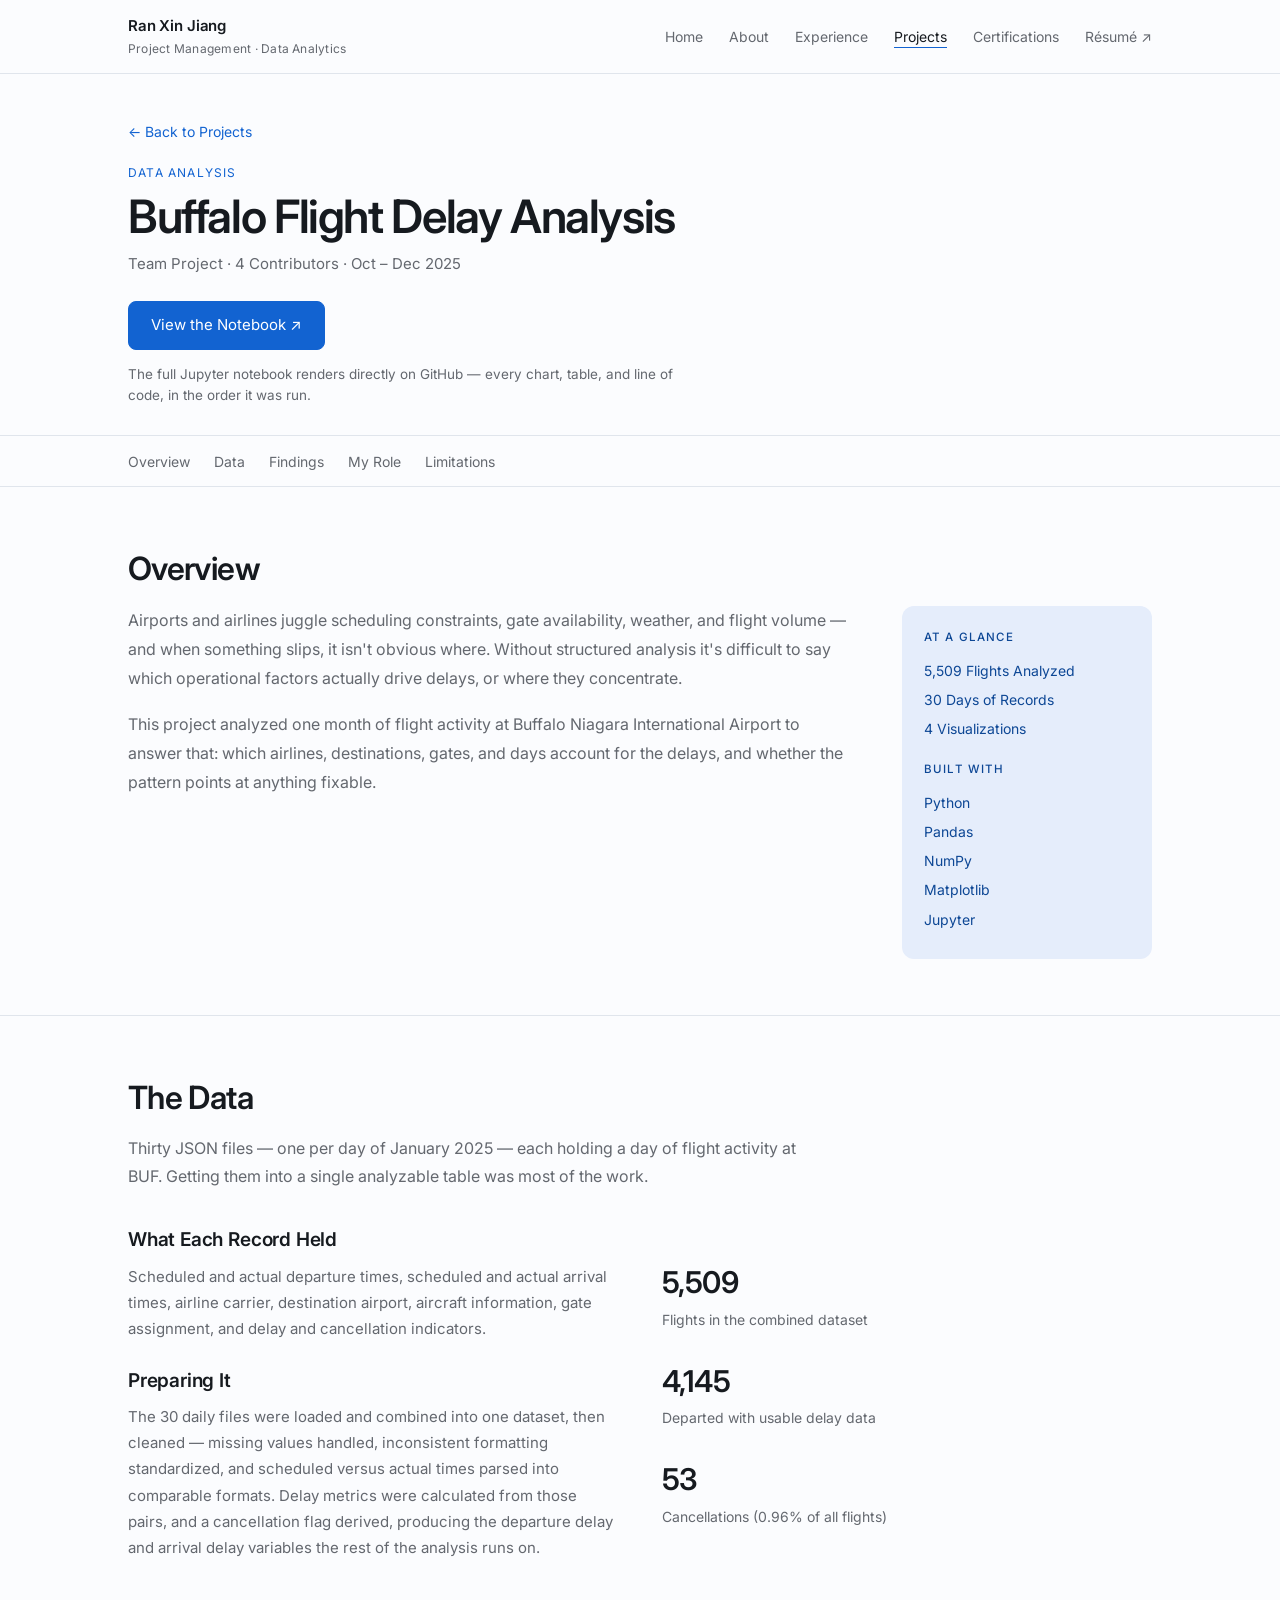
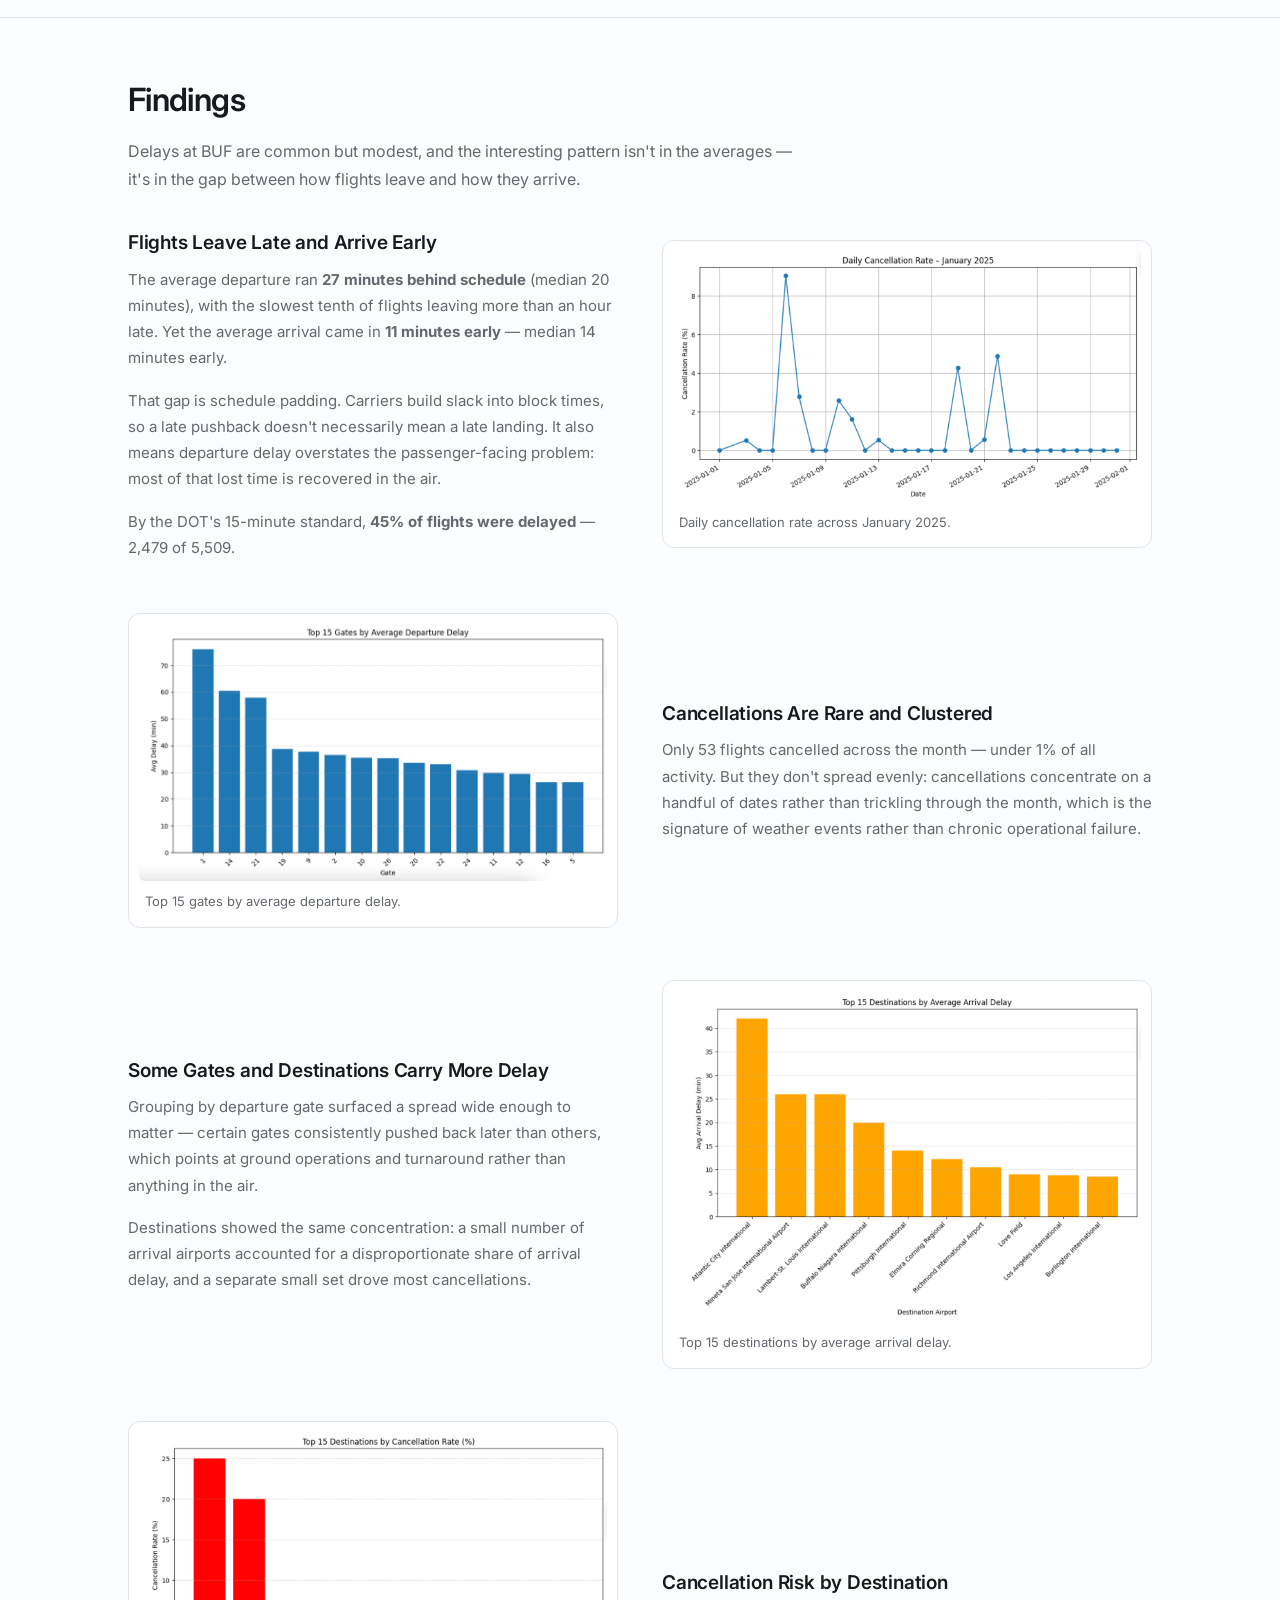
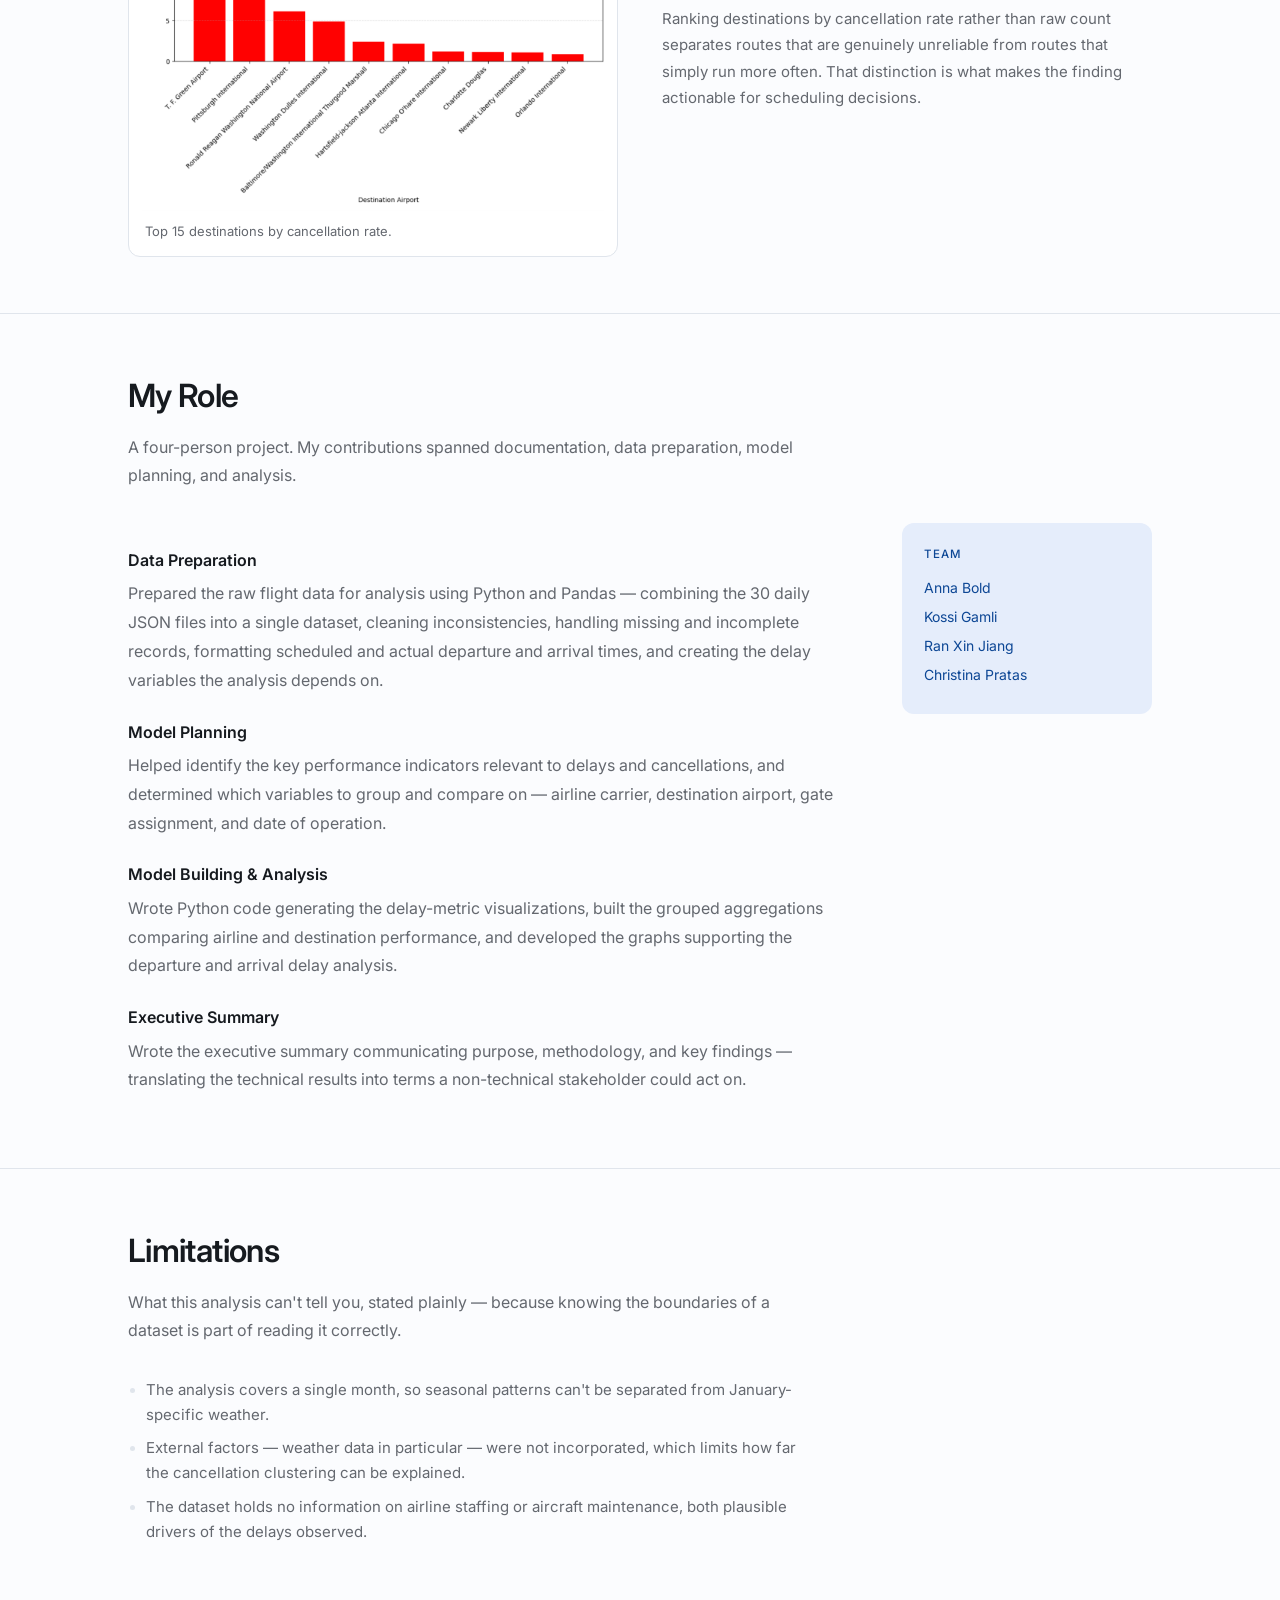
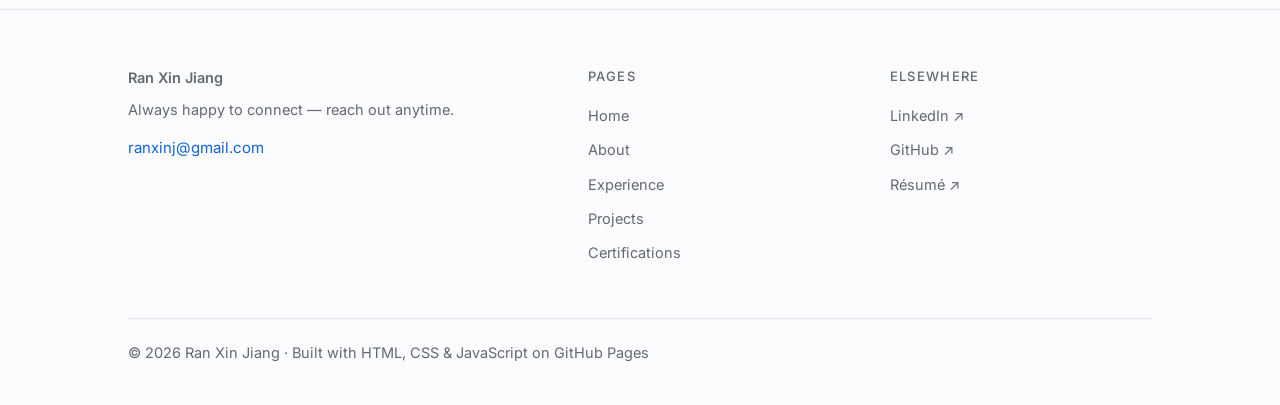
<file: project-buffalo-flights.htm>
<!DOCTYPE html>
<html lang="en">
<head>
<meta charset="utf-8">
<meta name="viewport" content="width=device-width, initial-scale=1">
<title>Buffalo Flight Delay Analysis — Ran Xin Jiang</title>
<meta name="description" content="Analysis of 5,509 flights from Buffalo Niagara International Airport — combining 30 days of raw JSON records to find where delays and cancellations concentrate.">
<link rel="preconnect" href="https://fonts.googleapis.com">
<link rel="preconnect" href="https://fonts.gstatic.com" crossorigin>
<link href="https://fonts.googleapis.com/css2?family=Inter:wght@400;500;600&display=swap" rel="stylesheet">
<link rel="stylesheet" href="css/style.css">
</head>
<body>

<nav class="nav">
  <div class="nav-inner">
    <a class="brand" href="index.html">Ran Xin Jiang<span>Project Management · Data Analytics</span></a>
    <button class="nav-toggle" id="navToggle" aria-label="Menu">Menu</button>
    <ul class="nav-links" id="navLinks">
      <li><a href="index.html">Home</a></li>
      <li><a href="about.html">About</a></li>
      <li><a href="experience.html">Experience</a></li>
      <li><a href="projects.html" class="active">Projects</a></li>
      <li><a href="certifications.html">Certifications</a></li>
      <li><a href="Ran_Xin_Jiang_Resume.pdf" target="_blank" rel="noopener">Résumé ↗</a></li>
    </ul>
  </div>
</nav>

<header class="case-head">
  <div class="wrap">
    <a class="case-back" href="projects.html">← Back to Projects</a>
    <p class="kicker">Data Analysis</p>
    <h1>Buffalo Flight Delay Analysis</h1>
    <p class="case-meta">Team Project · 4 Contributors · Oct – Dec 2025</p>
    <div class="dl-row">
      <a class="btn btn-primary" href="https://github.com/ranxinjiang/Flight-Data-Analysis-from-Buffalo-NY-Airport/blob/main/buffalo_flight_analysis.ipynb" target="_blank" rel="noopener">View the Notebook ↗</a>
    </div>
    <p class="dl-note">The full Jupyter notebook renders directly on GitHub — every chart, table, and line of code, in the order it was run.</p>
  </div>
</header>

<div class="case-nav">
  <div class="wrap">
    <ul>
      <li><a href="#overview">Overview</a></li>
      <li><a href="#data">Data</a></li>
      <li><a href="#findings">Findings</a></li>
      <li><a href="#role">My Role</a></li>
      <li><a href="#limitations">Limitations</a></li>
    </ul>
  </div>
</div>

<section class="case-section" id="overview">
  <div class="wrap">
    <h2>Overview</h2>
    <div class="overview-grid">
      <div>
        <p>Airports and airlines juggle scheduling constraints, gate availability, weather, and flight volume — and when something slips, it isn't obvious where. Without structured analysis it's difficult to say which operational factors actually drive delays, or where they concentrate.</p>
        <p>This project analyzed one month of flight activity at Buffalo Niagara International Airport to answer that: which airlines, destinations, gates, and days account for the delays, and whether the pattern points at anything fixable.</p>
      </div>
      <aside class="at-glance">
        <h4>At a glance</h4>
        <ul>
          <li>5,509 Flights Analyzed</li>
          <li>30 Days of Records</li>
          <li>4 Visualizations</li>
        </ul>
        <h4 style="margin-top:20px">Built with</h4>
        <ul>
          <li>Python</li>
          <li>Pandas</li>
          <li>NumPy</li>
          <li>Matplotlib</li>
          <li>Jupyter</li>
        </ul>
      </aside>
    </div>
  </div>
</section>

<section class="case-section" id="data">
  <div class="wrap">
    <h2>The Data</h2>
    <p class="lede">Thirty JSON files — one per day of January 2025 — each holding a day of flight activity at BUF. Getting them into a single analyzable table was most of the work.</p>

    <div class="frow">
      <div class="frow-text">
        <h3>What Each Record Held</h3>
        <p>Scheduled and actual departure times, scheduled and actual arrival times, airline carrier, destination airport, aircraft information, gate assignment, and delay and cancellation indicators.</p>
        <h3 style="margin-top:22px">Preparing It</h3>
        <p>The 30 daily files were loaded and combined into one dataset, then cleaned — missing values handled, inconsistent formatting standardized, and scheduled versus actual times parsed into comparable formats. Delay metrics were calculated from those pairs, and a cancellation flag derived, producing the departure delay and arrival delay variables the rest of the analysis runs on.</p>
      </div>
      <div class="stats" style="display:block;border-bottom:none;padding:0">
        <div class="stat" style="margin-bottom:26px">
          <div class="n">5,509</div>
          <div class="l">Flights in the combined dataset</div>
        </div>
        <div class="stat" style="margin-bottom:26px">
          <div class="n">4,145</div>
          <div class="l">Departed with usable delay data</div>
        </div>
        <div class="stat">
          <div class="n">53</div>
          <div class="l">Cancellations (0.96% of all flights)</div>
        </div>
      </div>
    </div>
  </div>
</section>

<section class="case-section" id="findings">
  <div class="wrap">
    <h2>Findings</h2>
    <p class="lede">Delays at BUF are common but modest, and the interesting pattern isn't in the averages — it's in the gap between how flights leave and how they arrive.</p>

    <div class="frow">
      <div class="frow-text">
        <h3>Flights Leave Late and Arrive Early</h3>
        <p>The average departure ran <strong>27 minutes behind schedule</strong> (median 20 minutes), with the slowest tenth of flights leaving more than an hour late. Yet the average arrival came in <strong>11 minutes early</strong> — median 14 minutes early.</p>
        <p>That gap is schedule padding. Carriers build slack into block times, so a late pushback doesn't necessarily mean a late landing. It also means departure delay overstates the passenger-facing problem: most of that lost time is recovered in the air.</p>
        <p>By the DOT's 15-minute standard, <strong>45% of flights were delayed</strong> — 2,479 of 5,509.</p>
      </div>
      <figure class="figure">
        <img src="projects/buffalo-flights/daily-cancellation-rate.png" alt="Line chart of daily cancellation rate across January 2025">
        <figcaption>Daily cancellation rate across January 2025.</figcaption>
      </figure>
    </div>

    <div class="frow flip">
      <div class="frow-text">
        <h3>Cancellations Are Rare and Clustered</h3>
        <p>Only 53 flights cancelled across the month — under 1% of all activity. But they don't spread evenly: cancellations concentrate on a handful of dates rather than trickling through the month, which is the signature of weather events rather than chronic operational failure.</p>
      </div>
      <figure class="figure">
        <img src="projects/buffalo-flights/gates-by-departure-delay.png" alt="Bar chart of the top 15 gates by average departure delay">
        <figcaption>Top 15 gates by average departure delay.</figcaption>
      </figure>
    </div>

    <div class="frow">
      <div class="frow-text">
        <h3>Some Gates and Destinations Carry More Delay</h3>
        <p>Grouping by departure gate surfaced a spread wide enough to matter — certain gates consistently pushed back later than others, which points at ground operations and turnaround rather than anything in the air.</p>
        <p>Destinations showed the same concentration: a small number of arrival airports accounted for a disproportionate share of arrival delay, and a separate small set drove most cancellations.</p>
      </div>
      <figure class="figure">
        <img src="projects/buffalo-flights/destinations-by-arrival-delay.png" alt="Bar chart of the top 15 destinations by average arrival delay">
        <figcaption>Top 15 destinations by average arrival delay.</figcaption>
      </figure>
    </div>

    <div class="frow flip">
      <div class="frow-text">
        <h3>Cancellation Risk by Destination</h3>
        <p>Ranking destinations by cancellation rate rather than raw count separates routes that are genuinely unreliable from routes that simply run more often. That distinction is what makes the finding actionable for scheduling decisions.</p>
      </div>
      <figure class="figure">
        <img src="projects/buffalo-flights/destinations-by-cancellation-rate.png" alt="Bar chart of the top 15 destinations by cancellation rate">
        <figcaption>Top 15 destinations by cancellation rate.</figcaption>
      </figure>
    </div>

  </div>
</section>

<section class="case-section" id="role">
  <div class="wrap">
    <h2>My Role</h2>
    <p class="lede">A four-person project. My contributions spanned documentation, data preparation, model planning, and analysis.</p>
    <div class="overview-grid">
      <div>
        <h3>Data Preparation</h3>
        <p>Prepared the raw flight data for analysis using Python and Pandas — combining the 30 daily JSON files into a single dataset, cleaning inconsistencies, handling missing and incomplete records, formatting scheduled and actual departure and arrival times, and creating the delay variables the analysis depends on.</p>

        <h3>Model Planning</h3>
        <p>Helped identify the key performance indicators relevant to delays and cancellations, and determined which variables to group and compare on — airline carrier, destination airport, gate assignment, and date of operation.</p>

        <h3>Model Building &amp; Analysis</h3>
        <p>Wrote Python code generating the delay-metric visualizations, built the grouped aggregations comparing airline and destination performance, and developed the graphs supporting the departure and arrival delay analysis.</p>

        <h3>Executive Summary</h3>
        <p>Wrote the executive summary communicating purpose, methodology, and key findings — translating the technical results into terms a non-technical stakeholder could act on.</p>
      </div>
      <aside class="at-glance">
        <h4>Team</h4>
        <ul>
          <li>Anna Bold</li>
          <li>Kossi Gamli</li>
          <li>Ran Xin Jiang</li>
          <li>Christina Pratas</li>
        </ul>
      </aside>
    </div>
  </div>
</section>

<section class="case-section" id="limitations">
  <div class="wrap">
    <h2>Limitations</h2>
    <p class="lede">What this analysis can't tell you, stated plainly — because knowing the boundaries of a dataset is part of reading it correctly.</p>
    <ul class="tl-bullets" style="max-width:680px">
      <li>The analysis covers a single month, so seasonal patterns can't be separated from January-specific weather.</li>
      <li>External factors — weather data in particular — were not incorporated, which limits how far the cancellation clustering can be explained.</li>
      <li>The dataset holds no information on airline staffing or aircraft maintenance, both plausible drivers of the delays observed.</li>
    </ul>
  </div>
</section>

<footer class="footer">
  <div class="wrap">
    <div class="footer-grid">
      <div>
        <p class="name">Ran Xin Jiang</p>
        <p>Always happy to connect — reach out anytime.</p>
        <p style="margin-top:14px"><a class="mail" href="mailto:ranxinj@gmail.com">ranxinj@gmail.com</a></p>
      </div>
      <div>
        <h4>Pages</h4>
        <ul>
          <li><a href="index.html">Home</a></li>
          <li><a href="about.html">About</a></li>
          <li><a href="experience.html">Experience</a></li>
          <li><a href="projects.html">Projects</a></li>
          <li><a href="certifications.html">Certifications</a></li>
        </ul>
      </div>
      <div>
        <h4>Elsewhere</h4>
        <ul>
          <li><a href="https://www.linkedin.com/in/ranxin-jiang/" target="_blank" rel="noopener">LinkedIn ↗</a></li>
          <li><a href="https://github.com/ranxinjiang" target="_blank" rel="noopener">GitHub ↗</a></li>
          <li><a href="Ran_Xin_Jiang_Resume.pdf" target="_blank" rel="noopener">Résumé ↗</a></li>
        </ul>
      </div>
    </div>
    <p class="copyright">© 2026 Ran Xin Jiang · Built with HTML, CSS &amp; JavaScript on GitHub Pages</p>
  </div>
</footer>

<script>
  document.getElementById('navToggle').addEventListener('click', function () {
    document.getElementById('navLinks').classList.toggle('open');
  });
</script>

</body>
</html>
</file>
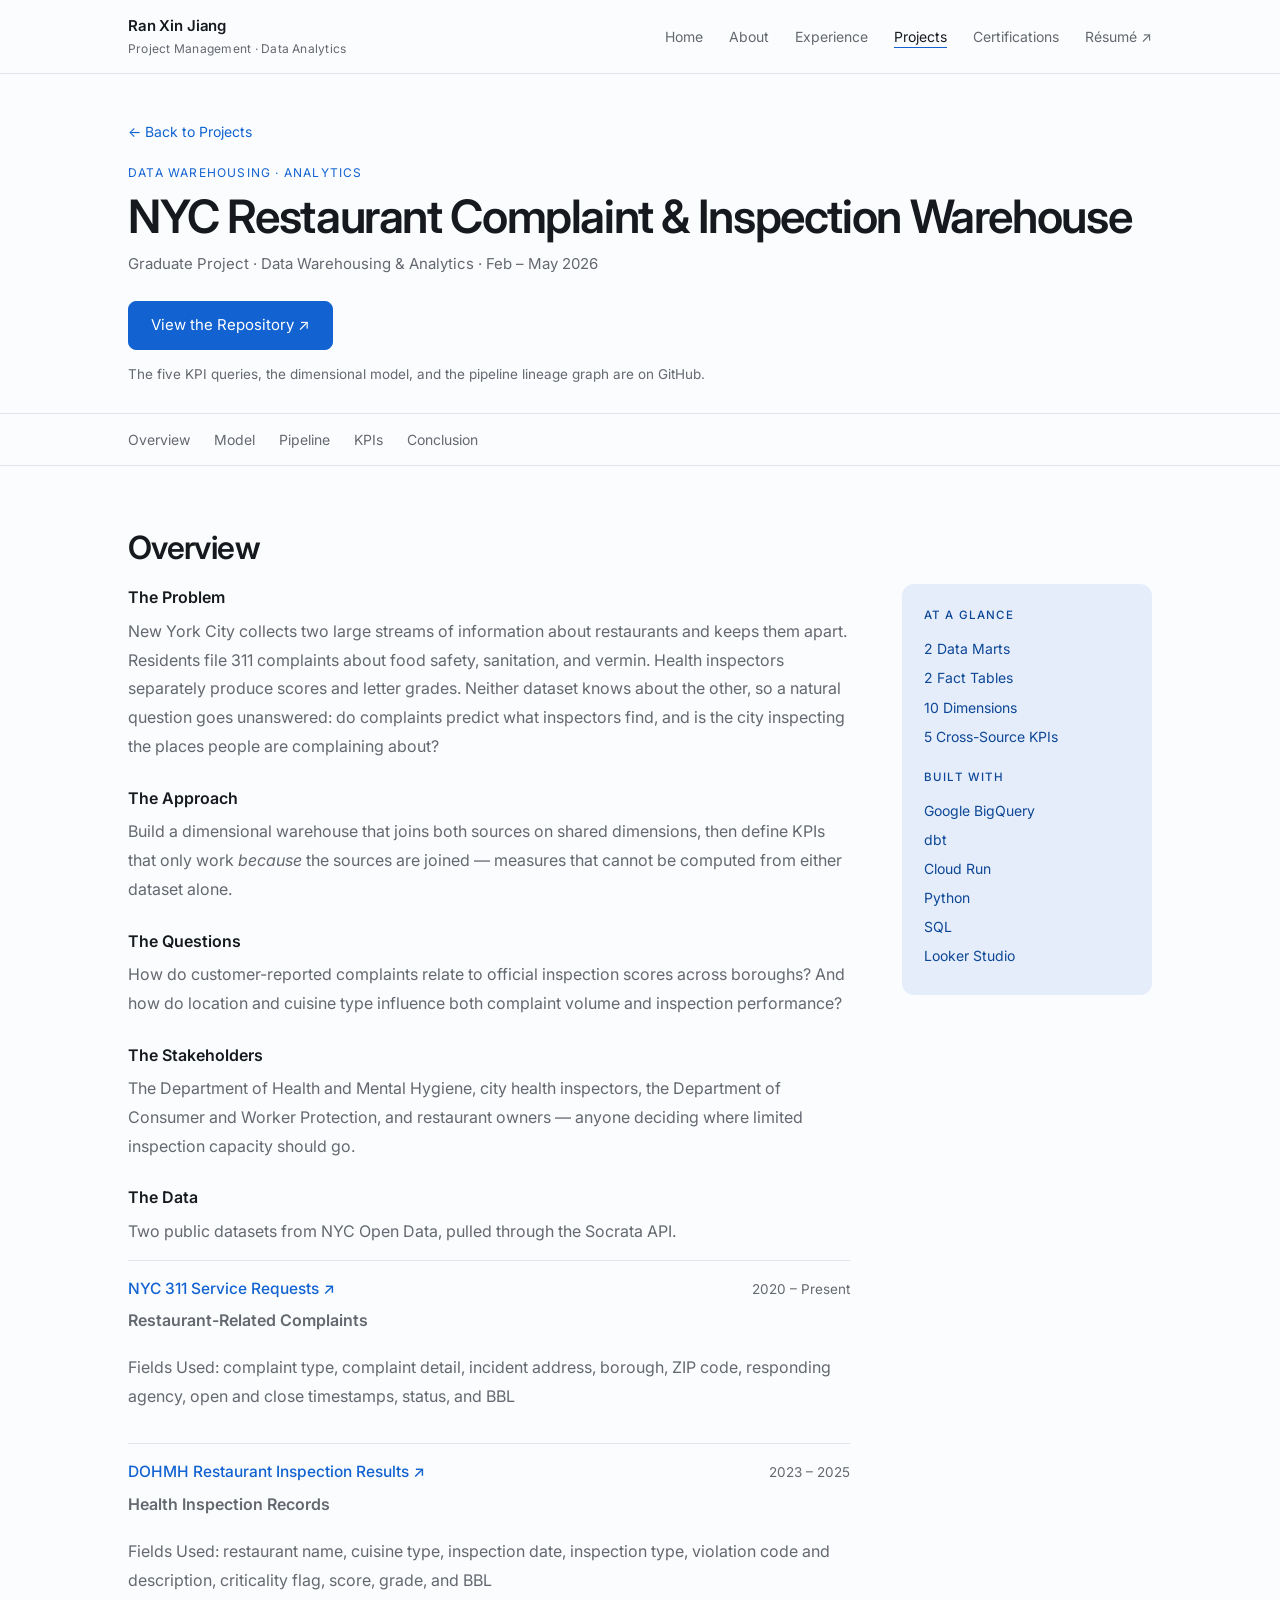
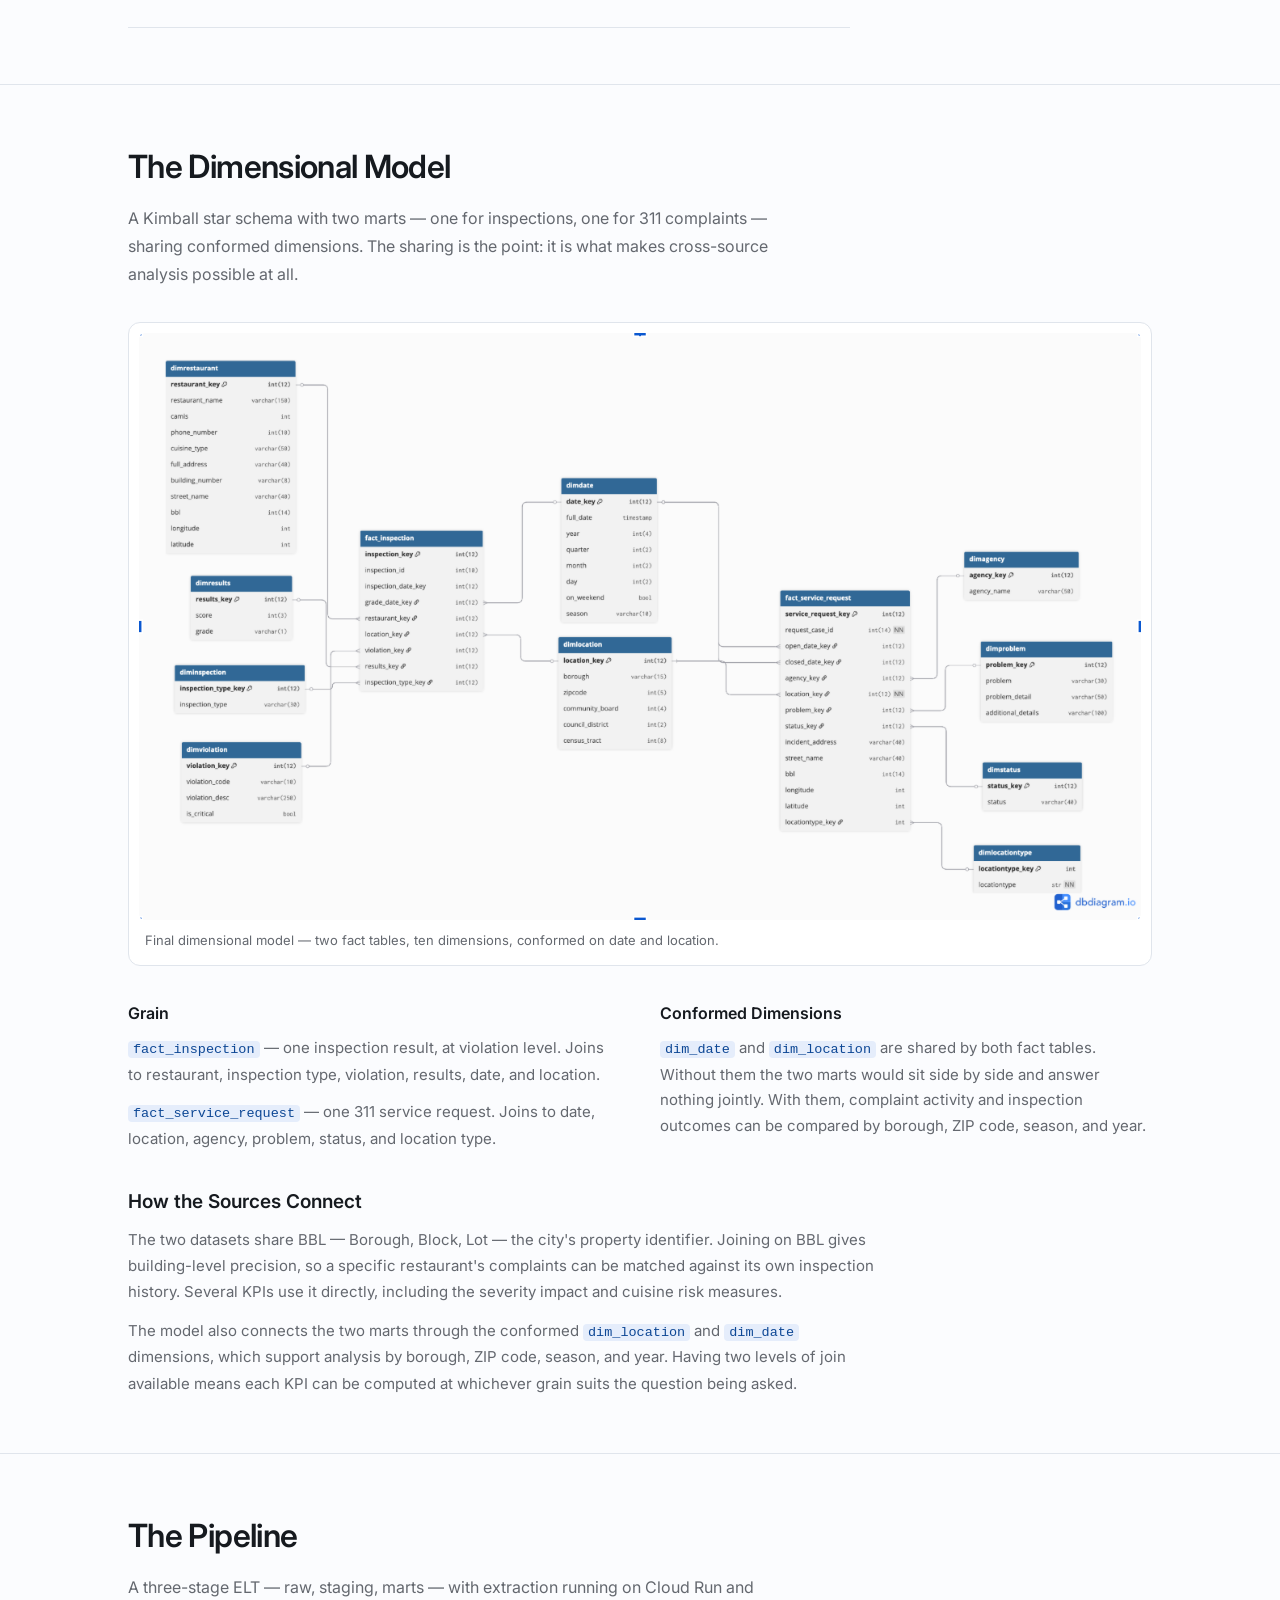
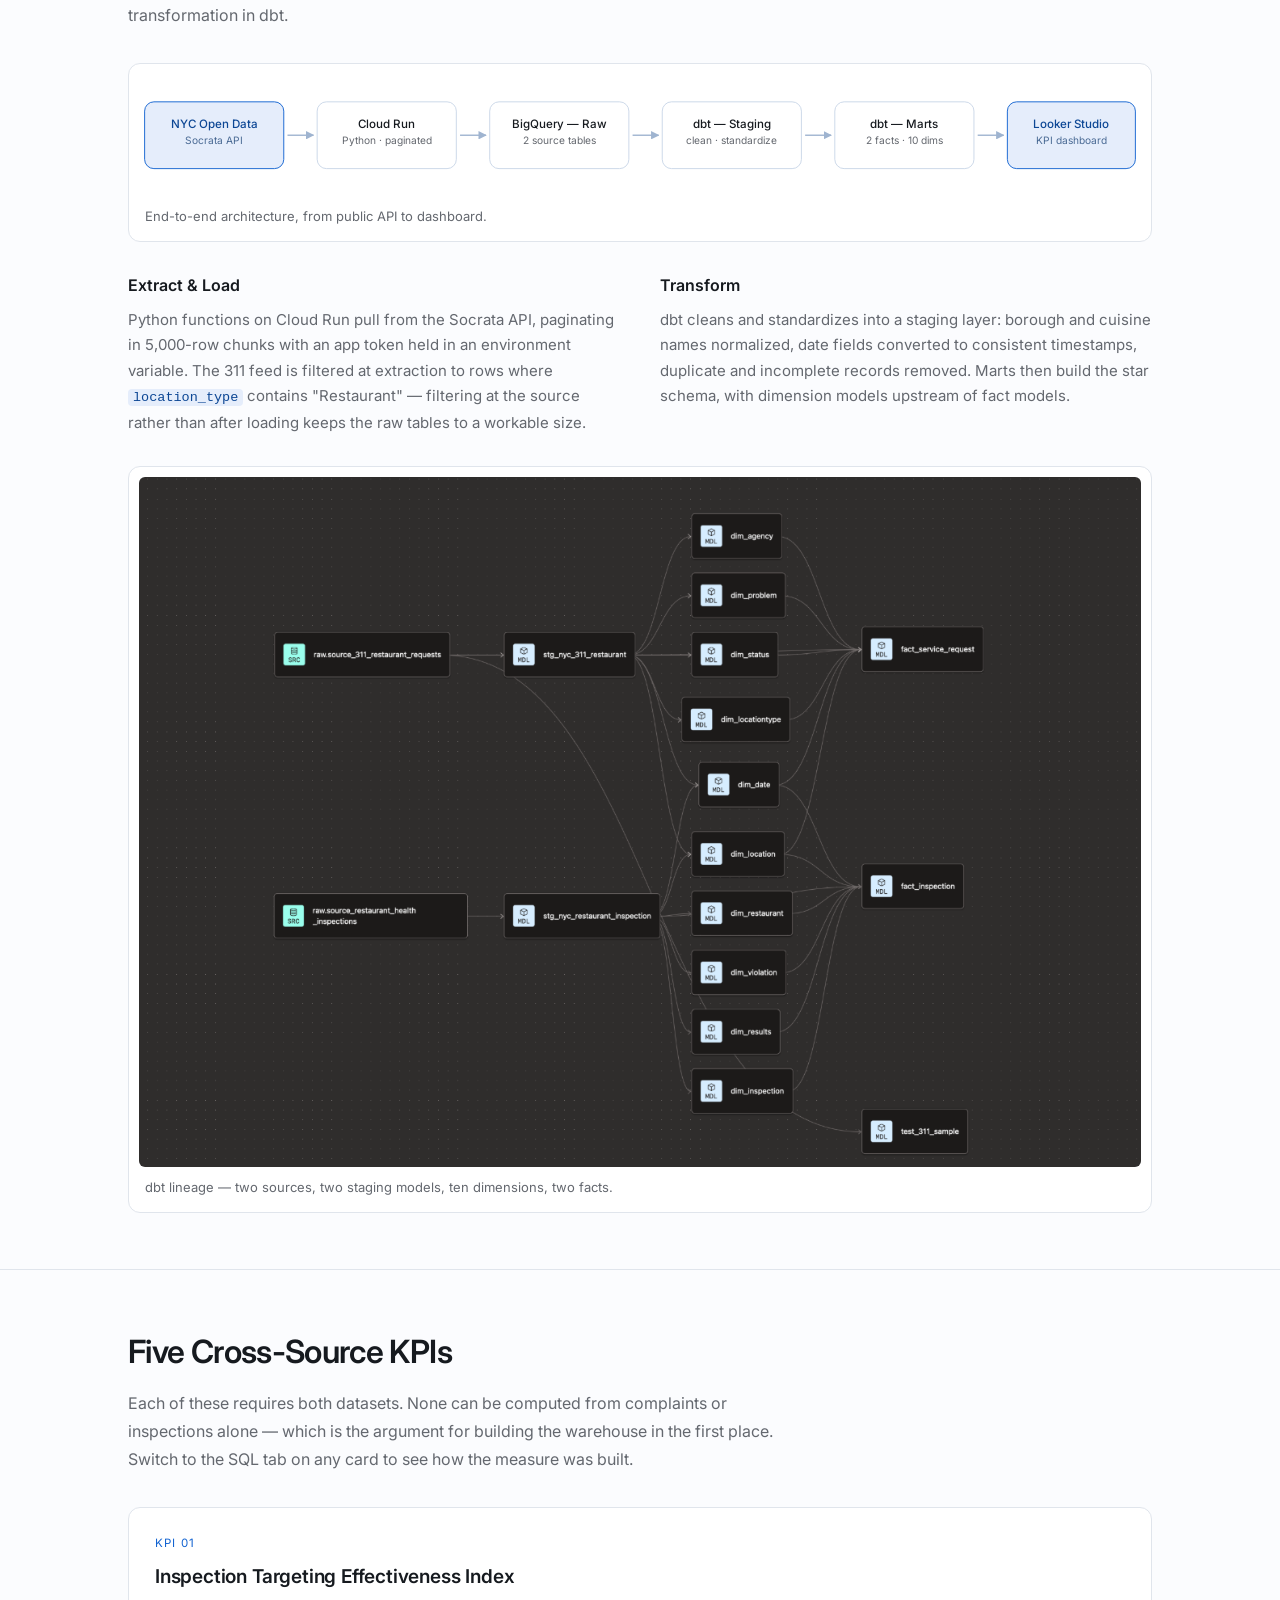
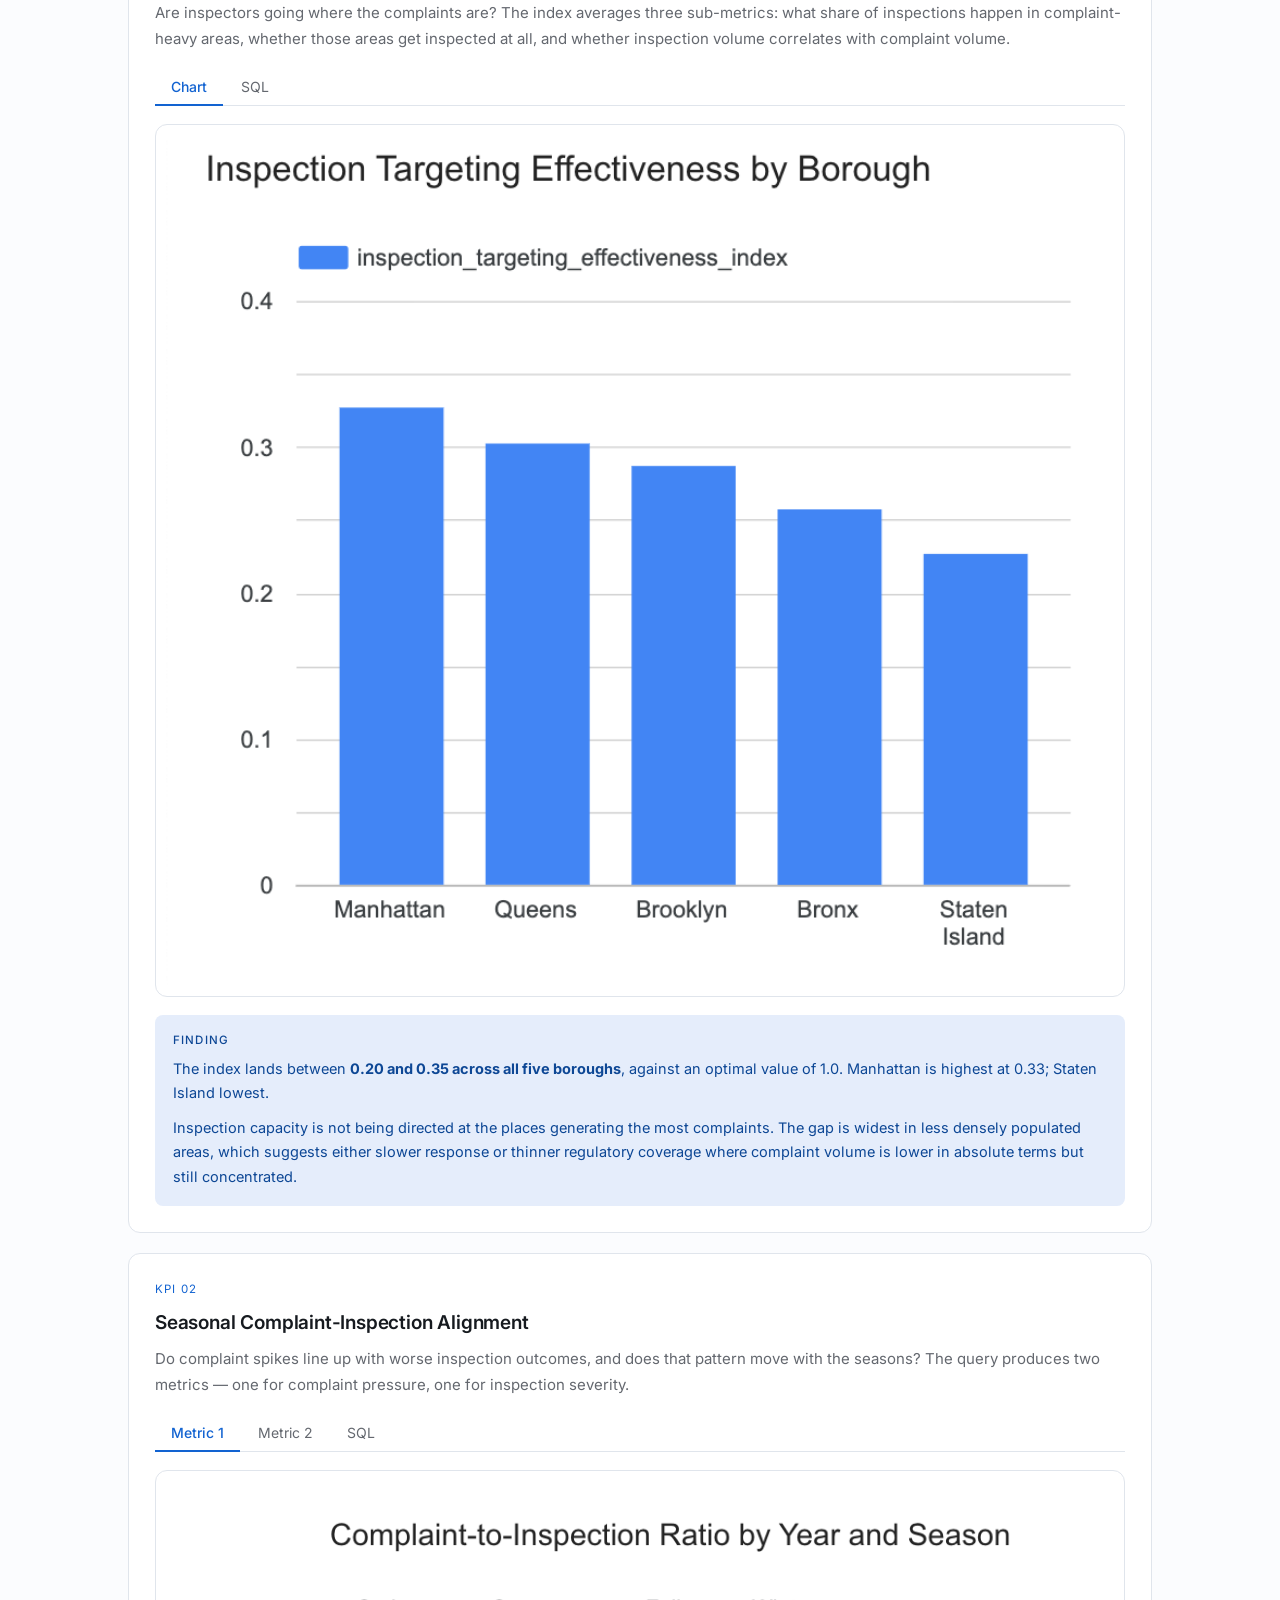
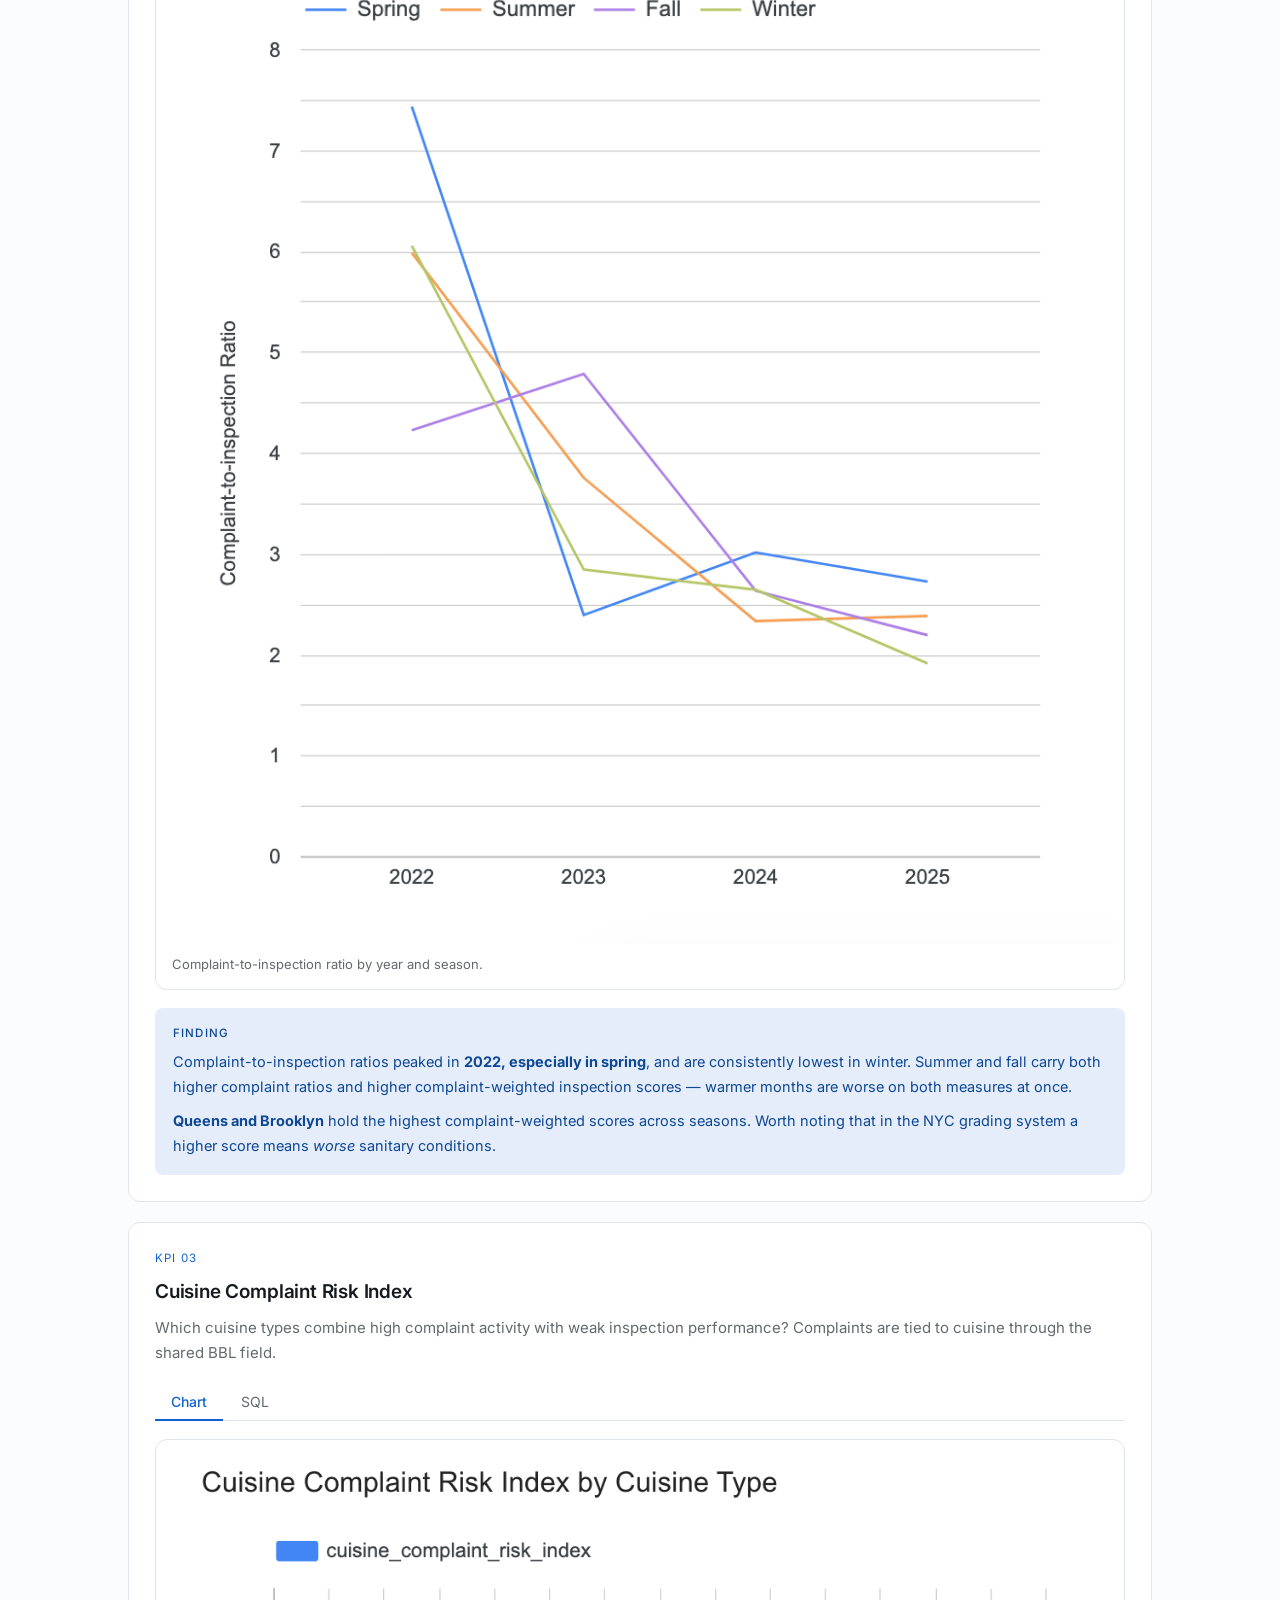
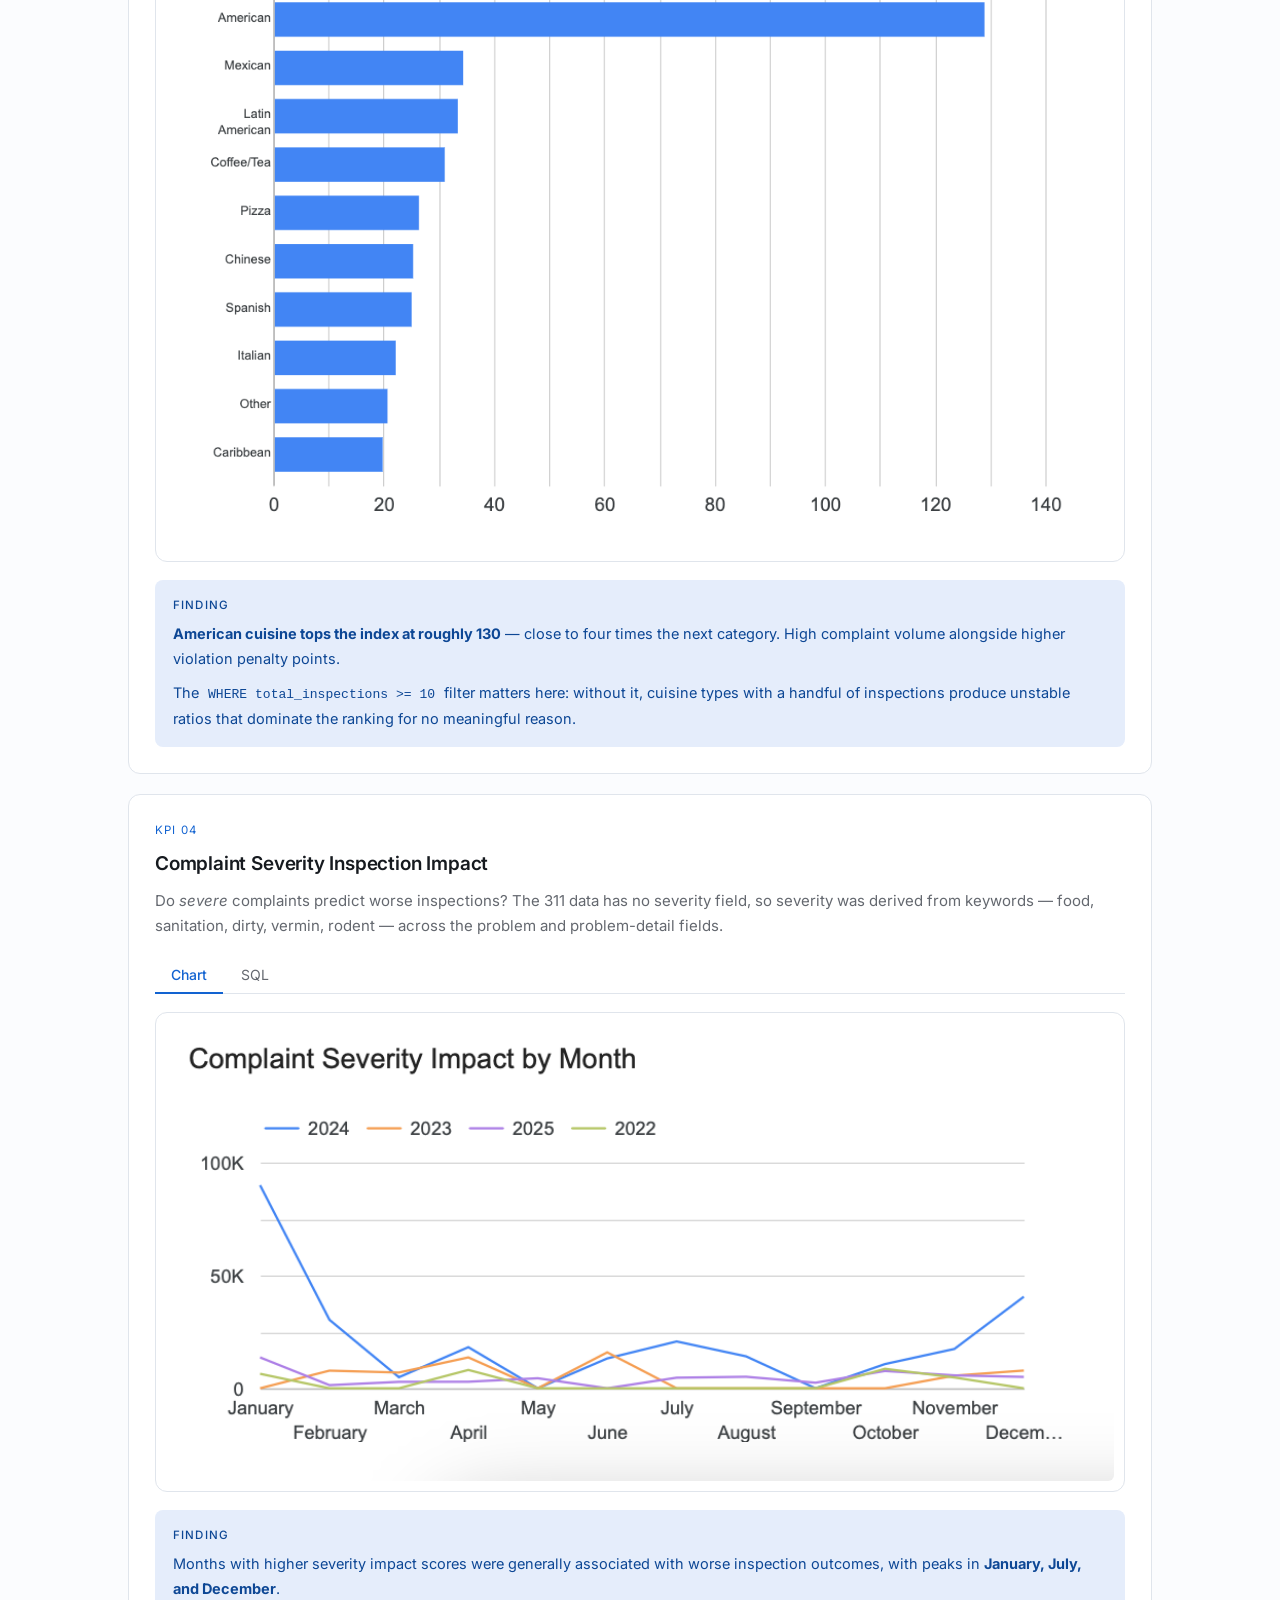
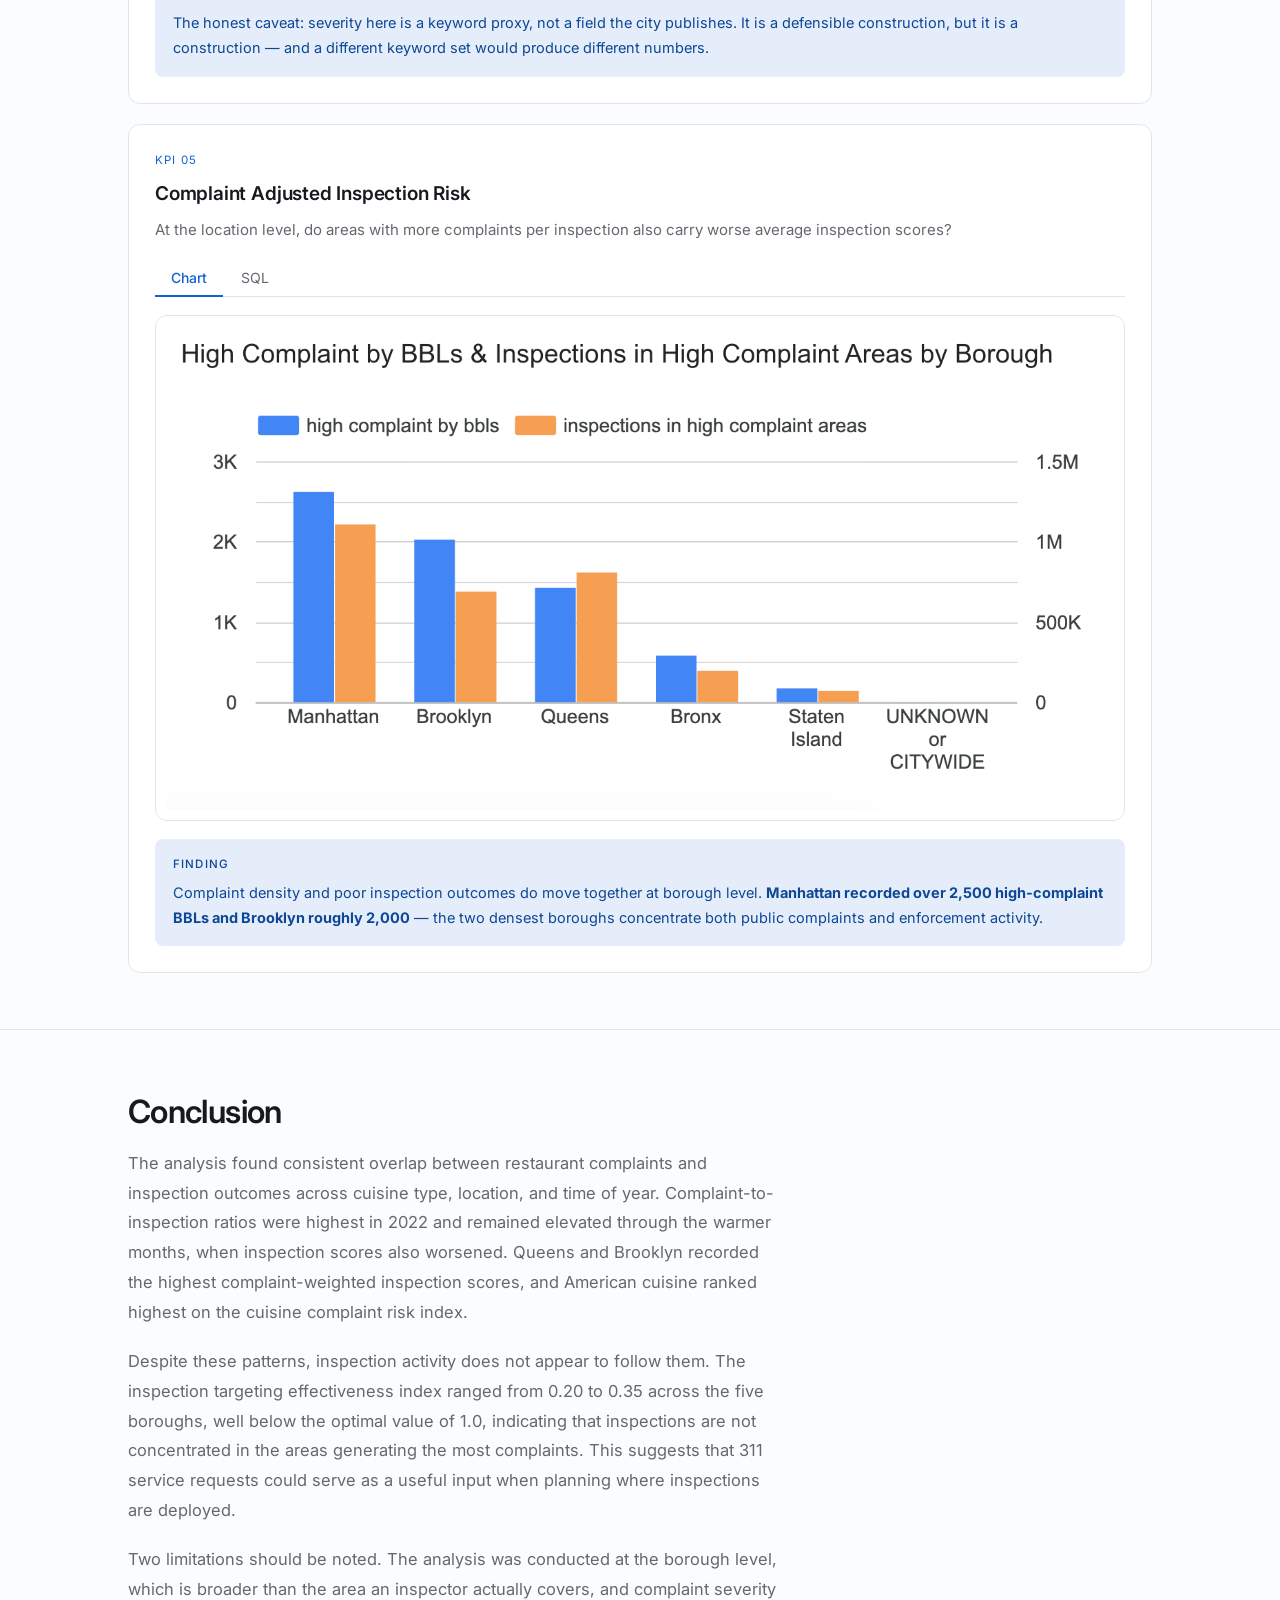
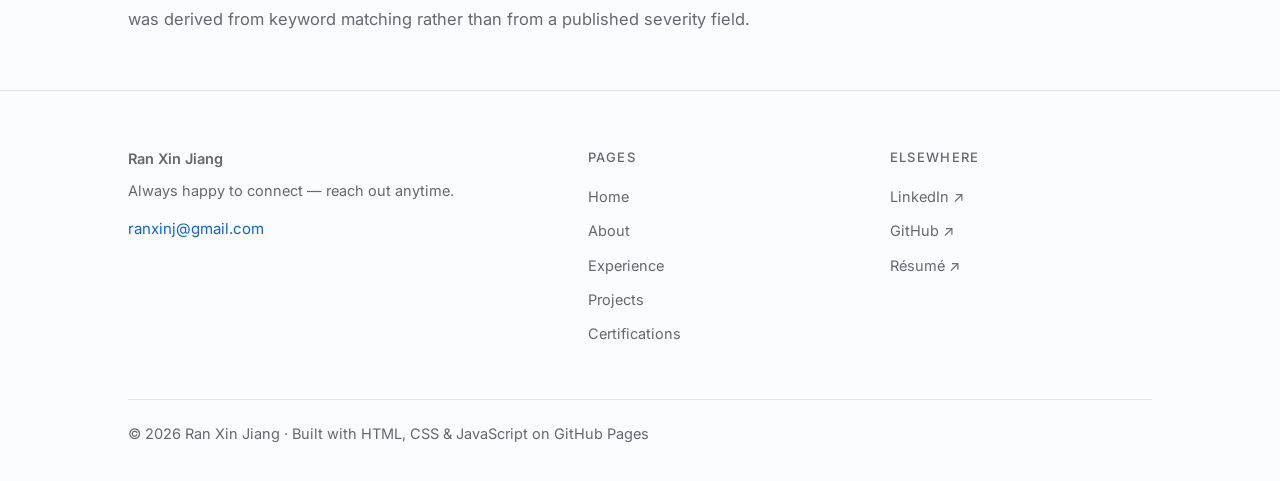
<file: project-nyc-warehouse.html>
<!DOCTYPE html>
<html lang="en">
<head>
<meta charset="utf-8">
<meta name="viewport" content="width=device-width, initial-scale=1">
<title>NYC Restaurant Complaint &amp; Inspection Warehouse — Ran Xin Jiang</title>
<meta name="description" content="A Kimball dimensional warehouse in BigQuery joining NYC 311 restaurant complaints to Department of Health inspection results, with five cross-source risk KPIs.">
<link rel="preconnect" href="https://fonts.googleapis.com">
<link rel="preconnect" href="https://fonts.gstatic.com" crossorigin>
<link href="https://fonts.googleapis.com/css2?family=Inter:wght@400;500;600&display=swap" rel="stylesheet">
<link rel="stylesheet" href="css/style.css">
</head>
<body>

<nav class="nav">
  <div class="nav-inner">
    <a class="brand" href="index.html">Ran Xin Jiang<span>Project Management · Data Analytics</span></a>
    <button class="nav-toggle" id="navToggle" aria-label="Menu">Menu</button>
    <ul class="nav-links" id="navLinks">
      <li><a href="index.html">Home</a></li>
      <li><a href="about.html">About</a></li>
      <li><a href="experience.html">Experience</a></li>
      <li><a href="projects.html" class="active">Projects</a></li>
      <li><a href="certifications.html">Certifications</a></li>
      <li><a href="Ran_Xin_Jiang_Resume.pdf" target="_blank" rel="noopener">Résumé ↗</a></li>
    </ul>
  </div>
</nav>

<header class="case-head">
  <div class="wrap">
    <a class="case-back" href="projects.html">← Back to Projects</a>
    <p class="kicker">Data Warehousing · Analytics</p>
    <h1>NYC Restaurant Complaint &amp; Inspection Warehouse</h1>
    <p class="case-meta">Graduate Project · Data Warehousing &amp; Analytics · Feb – May 2026</p>
    <div class="dl-row">
      <a class="btn btn-primary" href="https://github.com/ranxinjiang/NYC-Restaurant-Analytics-Warehouse" target="_blank" rel="noopener">View the Repository ↗</a>
    </div>
    <p class="dl-note">The five KPI queries, the dimensional model, and the pipeline lineage graph are on GitHub.</p>
  </div>
</header>

<div class="case-nav">
  <div class="wrap">
    <ul>
      <li><a href="#overview">Overview</a></li>
      <li><a href="#model">Model</a></li>
      <li><a href="#pipeline">Pipeline</a></li>
      <li><a href="#kpis">KPIs</a></li>
      <li><a href="#conclusion">Conclusion</a></li>
    </ul>
  </div>
</div>

<section class="case-section" id="overview">
  <div class="wrap">
    <h2>Overview</h2>
    <div class="overview-grid">
      <div>
        <h3 style="margin-top:0">The Problem</h3>
        <p>New York City collects two large streams of information about restaurants and keeps them apart. Residents file 311 complaints about food safety, sanitation, and vermin. Health inspectors separately produce scores and letter grades. Neither dataset knows about the other, so a natural question goes unanswered: do complaints predict what inspectors find, and is the city inspecting the places people are complaining about?</p>

        <h3>The Approach</h3>
        <p>Build a dimensional warehouse that joins both sources on shared dimensions, then define KPIs that only work <em>because</em> the sources are joined — measures that cannot be computed from either dataset alone.</p>

        <h3>The Questions</h3>
        <p>How do customer-reported complaints relate to official inspection scores across boroughs? And how do location and cuisine type influence both complaint volume and inspection performance?</p>

        <h3>The Stakeholders</h3>
        <p>The Department of Health and Mental Hygiene, city health inspectors, the Department of Consumer and Worker Protection, and restaurant owners — anyone deciding where limited inspection capacity should go.</p>

        <h3>The Data</h3>
        <p style="margin-bottom:14px">Two public datasets from NYC Open Data, pulled through the Socrata API.</p>
        <ul class="src-list">
          <li>
            <div class="src-head">
              <a href="https://data.cityofnewyork.us/Social-Services/311-Service-Requests-from-2010-to-Present/erm2-nwe9" target="_blank" rel="noopener">NYC 311 Service Requests ↗</a>
              <span class="src-date">2020 – Present</span>
            </div>
            <p class="src-sub">Restaurant-Related Complaints</p>
            <p class="src-fields">Fields Used: complaint type, complaint detail, incident address, borough, ZIP code, responding agency, open and close timestamps, status, and BBL</p>
          </li>
          <li>
            <div class="src-head">
              <a href="https://data.cityofnewyork.us/Health/DOHMH-New-York-City-Restaurant-Inspection-Results/43nn-pn8j" target="_blank" rel="noopener">DOHMH Restaurant Inspection Results ↗</a>
              <span class="src-date">2023 – 2025</span>
            </div>
            <p class="src-sub">Health Inspection Records</p>
            <p class="src-fields">Fields Used: restaurant name, cuisine type, inspection date, inspection type, violation code and description, criticality flag, score, grade, and BBL</p>
          </li>
        </ul>
      </div>
      <aside class="at-glance">
        <h4>At a glance</h4>
        <ul>
          <li>2 Data Marts</li>
          <li>2 Fact Tables</li>
          <li>10 Dimensions</li>
          <li>5 Cross-Source KPIs</li>
        </ul>
        <h4 style="margin-top:20px">Built with</h4>
        <ul>
          <li>Google BigQuery</li>
          <li>dbt</li>
          <li>Cloud Run</li>
          <li>Python</li>
          <li>SQL</li>
          <li>Looker Studio</li>
        </ul>
      </aside>
    </div>
  </div>
</section>

<section class="case-section" id="model">
  <div class="wrap">
    <h2>The Dimensional Model</h2>
    <p class="lede">A Kimball star schema with two marts — one for inspections, one for 311 complaints — sharing conformed dimensions. The sharing is the point: it is what makes cross-source analysis possible at all.</p>

    <figure class="figure" style="margin-bottom:34px">
      <img src="projects/nyc-warehouse/dimensional_model.png" alt="Dimensional model showing fact_inspection and fact_service_request with shared dim_date and dim_location">
      <figcaption>Final dimensional model — two fact tables, ten dimensions, conformed on date and location.</figcaption>
    </figure>

    <div class="two-col" style="margin-bottom:34px">
      <div>
        <h3>Grain</h3>
        <p><code>fact_inspection</code> — one inspection result, at violation level. Joins to restaurant, inspection type, violation, results, date, and location.</p>
        <p style="margin-top:12px"><code>fact_service_request</code> — one 311 service request. Joins to date, location, agency, problem, status, and location type.</p>
      </div>
      <div>
        <h3>Conformed Dimensions</h3>
        <p><code>dim_date</code> and <code>dim_location</code> are shared by both fact tables. Without them the two marts would sit side by side and answer nothing jointly. With them, complaint activity and inspection outcomes can be compared by borough, ZIP code, season, and year.</p>
      </div>
    </div>

    <h3 style="font-size:19px;font-weight:600;margin-bottom:10px">How the Sources Connect</h3>
    <p style="font-size:15px;color:var(--muted);line-height:1.75;max-width:760px;margin-bottom:12px">The two datasets share BBL — Borough, Block, Lot — the city's property identifier. Joining on BBL gives building-level precision, so a specific restaurant's complaints can be matched against its own inspection history. Several KPIs use it directly, including the severity impact and cuisine risk measures.</p>
    <p style="font-size:15px;color:var(--muted);line-height:1.75;max-width:760px">The model also connects the two marts through the conformed <code>dim_location</code> and <code>dim_date</code> dimensions, which support analysis by borough, ZIP code, season, and year. Having two levels of join available means each KPI can be computed at whichever grain suits the question being asked.</p>
  </div>
</section>

<section class="case-section" id="pipeline">
  <div class="wrap">
    <h2>The Pipeline</h2>
    <p class="lede">A three-stage ELT — raw, staging, marts — with extraction running on Cloud Run and transformation in dbt.</p>

    <figure class="figure" style="margin-bottom:30px">
      <svg viewBox="0 0 1080 132" xmlns="http://www.w3.org/2000/svg" style="width:100%;height:auto;display:block" role="img" aria-label="Pipeline diagram: NYC Open Data via Socrata API to Cloud Run to BigQuery raw to dbt staging to dbt marts to Looker Studio">
        <rect x="6" y="30" width="150" height="72" rx="10" fill="#e5edfb" stroke="#1263d1" stroke-width="1"/>
        <text x="81" y="58" text-anchor="middle" font-family="Inter, sans-serif" font-size="12.5" font-weight="500" fill="#0d4795">NYC Open Data</text>
        <text x="81" y="76" text-anchor="middle" font-family="Inter, sans-serif" font-size="11" fill="#4a6a94">Socrata API</text>

        <path d="M160 66 L188 66" stroke="#9fb4d0" stroke-width="1.5" marker-end="url(#a2)"/>

        <rect x="192" y="30" width="150" height="72" rx="10" fill="#ffffff" stroke="#c9d6e8" stroke-width="1"/>
        <text x="267" y="58" text-anchor="middle" font-family="Inter, sans-serif" font-size="12.5" font-weight="500" fill="#161a1f">Cloud Run</text>
        <text x="267" y="76" text-anchor="middle" font-family="Inter, sans-serif" font-size="11" fill="#64686f">Python · paginated</text>

        <path d="M346 66 L374 66" stroke="#9fb4d0" stroke-width="1.5" marker-end="url(#a2)"/>

        <rect x="378" y="30" width="150" height="72" rx="10" fill="#ffffff" stroke="#c9d6e8" stroke-width="1"/>
        <text x="453" y="58" text-anchor="middle" font-family="Inter, sans-serif" font-size="12.5" font-weight="500" fill="#161a1f">BigQuery — Raw</text>
        <text x="453" y="76" text-anchor="middle" font-family="Inter, sans-serif" font-size="11" fill="#64686f">2 source tables</text>

        <path d="M532 66 L560 66" stroke="#9fb4d0" stroke-width="1.5" marker-end="url(#a2)"/>

        <rect x="564" y="30" width="150" height="72" rx="10" fill="#ffffff" stroke="#c9d6e8" stroke-width="1"/>
        <text x="639" y="58" text-anchor="middle" font-family="Inter, sans-serif" font-size="12.5" font-weight="500" fill="#161a1f">dbt — Staging</text>
        <text x="639" y="76" text-anchor="middle" font-family="Inter, sans-serif" font-size="11" fill="#64686f">clean · standardize</text>

        <path d="M718 66 L746 66" stroke="#9fb4d0" stroke-width="1.5" marker-end="url(#a2)"/>

        <rect x="750" y="30" width="150" height="72" rx="10" fill="#ffffff" stroke="#c9d6e8" stroke-width="1"/>
        <text x="825" y="58" text-anchor="middle" font-family="Inter, sans-serif" font-size="12.5" font-weight="500" fill="#161a1f">dbt — Marts</text>
        <text x="825" y="76" text-anchor="middle" font-family="Inter, sans-serif" font-size="11" fill="#64686f">2 facts · 10 dims</text>

        <path d="M904 66 L932 66" stroke="#9fb4d0" stroke-width="1.5" marker-end="url(#a2)"/>

        <rect x="936" y="30" width="138" height="72" rx="10" fill="#e5edfb" stroke="#1263d1" stroke-width="1"/>
        <text x="1005" y="58" text-anchor="middle" font-family="Inter, sans-serif" font-size="12.5" font-weight="500" fill="#0d4795">Looker Studio</text>
        <text x="1005" y="76" text-anchor="middle" font-family="Inter, sans-serif" font-size="11" fill="#4a6a94">KPI dashboard</text>

        <defs>
          <marker id="a2" viewBox="0 0 10 10" refX="9" refY="5" markerWidth="6" markerHeight="6" orient="auto">
            <path d="M 0 0 L 10 5 L 0 10 z" fill="#9fb4d0"/>
          </marker>
        </defs>
      </svg>
      <figcaption>End-to-end architecture, from public API to dashboard.</figcaption>
    </figure>

    <div class="two-col" style="margin-bottom:30px">
      <div>
        <h3>Extract &amp; Load</h3>
        <p>Python functions on Cloud Run pull from the Socrata API, paginating in 5,000-row chunks with an app token held in an environment variable. The 311 feed is filtered at extraction to rows where <code>location_type</code> contains "Restaurant" — filtering at the source rather than after loading keeps the raw tables to a workable size.</p>
      </div>
      <div>
        <h3>Transform</h3>
        <p>dbt cleans and standardizes into a staging layer: borough and cuisine names normalized, date fields converted to consistent timestamps, duplicate and incomplete records removed. Marts then build the star schema, with dimension models upstream of fact models.</p>
      </div>
    </div>

    <figure class="figure">
      <img src="projects/nyc-warehouse/dbt_dag_lineage.png" alt="dbt lineage graph showing two sources flowing through staging models into ten dimensions and two fact tables">
      <figcaption>dbt lineage — two sources, two staging models, ten dimensions, two facts.</figcaption>
    </figure>
  </div>
</section>

<section class="case-section" id="kpis">
  <div class="wrap">
    <h2>Five Cross-Source KPIs</h2>
    <p class="lede">Each of these requires both datasets. None can be computed from complaints or inspections alone — which is the argument for building the warehouse in the first place. Switch to the SQL tab on any card to see how the measure was built.</p>

    <div class="kpi">
      <p class="kpi-num">KPI 01</p>
      <h3>Inspection Targeting Effectiveness Index</h3>
      <p class="q">Are inspectors going where the complaints are? The index averages three sub-metrics: what share of inspections happen in complaint-heavy areas, whether those areas get inspected at all, and whether inspection volume correlates with complaint volume.</p>

      <div class="tabs" role="tablist">
        <button class="tab-btn" role="tab" aria-selected="true">Chart</button>
        <button class="tab-btn" role="tab" aria-selected="false">SQL</button>
      </div>
      <div class="tab-panel">
        <figure class="figure">
          <img src="projects/nyc-warehouse/kpi01_inspection_targeting.png" alt="Bar chart of inspection targeting effectiveness index by borough, ranging from about 0.23 to 0.33">
        </figure>
      </div>
      <div class="tab-panel" hidden>
<pre><code>-- High-complaint BBLs = top 25% of complaint counts
threshold AS (
  SELECT APPROX_QUANTILES(complaint_count, 4)[OFFSET(3)] AS complaint_p75
  FROM combined
)
...
SELECT
  borough,
  -- METRIC 1: share of all inspections landing in complaint-heavy areas
  SAFE_DIVIDE(SUM(inspection_count),
              (SELECT SUM(inspection_count) FROM combined))
    AS high_complaint_inspection_rate,

  -- METRIC 2: do complaint-heavy areas get inspected at all?
  SAFE_DIVIDE(COUNT(DISTINCT CASE WHEN inspection_count > 0 THEN bbl END),
              COUNT(DISTINCT bbl))
    AS complaint_coverage_ratio,

  -- METRIC 3: does inspection activity rise with complaint activity?
  CORR(complaint_count, inspection_count)
    AS complaint_inspection_alignment_score,

  -- FINAL: mean of the three
  ( ... ) / 3 AS inspection_targeting_effectiveness_index
FROM high_complaint_bbls
GROUP BY borough</code></pre>
      </div>

      <div class="finding">
        <h4>Finding</h4>
        <p>The index lands between <strong>0.20 and 0.35 across all five boroughs</strong>, against an optimal value of 1.0. Manhattan is highest at 0.33; Staten Island lowest.</p>
        <p>Inspection capacity is not being directed at the places generating the most complaints. The gap is widest in less densely populated areas, which suggests either slower response or thinner regulatory coverage where complaint volume is lower in absolute terms but still concentrated.</p>
      </div>
    </div>

    <div class="kpi">
      <p class="kpi-num">KPI 02</p>
      <h3>Seasonal Complaint-Inspection Alignment</h3>
      <p class="q">Do complaint spikes line up with worse inspection outcomes, and does that pattern move with the seasons? The query produces two metrics — one for complaint pressure, one for inspection severity.</p>

      <div class="tabs" role="tablist">
        <button class="tab-btn" role="tab" aria-selected="true">Metric 1</button>
        <button class="tab-btn" role="tab" aria-selected="false">Metric 2</button>
        <button class="tab-btn" role="tab" aria-selected="false">SQL</button>
      </div>
      <div class="tab-panel">
        <figure class="figure">
          <img src="projects/nyc-warehouse/kpi02_complaint_inspection_ratio.png" alt="Line chart of complaint-to-inspection ratio by year and season, peaking in spring 2022">
          <figcaption>Complaint-to-inspection ratio by year and season.</figcaption>
        </figure>
      </div>
      <div class="tab-panel" hidden>
        <figure class="figure">
          <img src="projects/nyc-warehouse/kpi02_weighted_inspection_score.png" alt="Line chart of complaint-weighted inspection score by season and borough, Queens and Brooklyn highest">
          <figcaption>Complaint-weighted inspection score by season and borough.</figcaption>
        </figure>
      </div>
      <div class="tab-panel" hidden>
<pre><code>SELECT
  sc.year, sc.season, sc.borough,
  sc.seasonal_complaints,
  si.seasonal_inspections,

  -- Metric 1: complaints relative to inspections
  ROUND(SAFE_DIVIDE(sc.seasonal_complaints,
                    si.seasonal_inspections), 2)
    AS complaint_to_inspection_ratio,

  -- Metric 2: inspection severity weighted by complaint volume
  ROUND(SAFE_DIVIDE((si.avg_inspection_score * sc.seasonal_complaints),
                    sc.seasonal_complaints), 2)
    AS complaint_weighted_inspection_score

FROM seasonal_complaints sc
LEFT JOIN seasonal_inspections si
  ON sc.year = si.year
 AND sc.season = si.season
 AND sc.borough = si.borough
WHERE sc.year >= 2022 AND sc.year &lt; 2026</code></pre>
      </div>

      <div class="finding">
        <h4>Finding</h4>
        <p>Complaint-to-inspection ratios peaked in <strong>2022, especially in spring</strong>, and are consistently lowest in winter. Summer and fall carry both higher complaint ratios and higher complaint-weighted inspection scores — warmer months are worse on both measures at once.</p>
        <p><strong>Queens and Brooklyn</strong> hold the highest complaint-weighted scores across seasons. Worth noting that in the NYC grading system a higher score means <em>worse</em> sanitary conditions.</p>
      </div>
    </div>

    <div class="kpi">
      <p class="kpi-num">KPI 03</p>
      <h3>Cuisine Complaint Risk Index</h3>
      <p class="q">Which cuisine types combine high complaint activity with weak inspection performance? Complaints are tied to cuisine through the shared BBL field.</p>

      <div class="tabs" role="tablist">
        <button class="tab-btn" role="tab" aria-selected="true">Chart</button>
        <button class="tab-btn" role="tab" aria-selected="false">SQL</button>
      </div>
      <div class="tab-panel">
        <figure class="figure">
          <img src="projects/nyc-warehouse/kpi03_cuisine_risk.png" alt="Bar chart of cuisine complaint risk index by cuisine type, with American highest at about 130">
        </figure>
      </div>
      <div class="tab-panel" hidden>
<pre><code>SELECT
  cuisine_type,
  total_complaints,
  total_inspections,
  avg_inspection_score,

  -- complaint frequency relative to inspection volume
  SAFE_DIVIDE(total_complaints, total_inspections)
    AS complaint_rate_per_cuisine_inspection,

  -- FINAL: complaint rate over inspection performance
  SAFE_DIVIDE(
    SAFE_DIVIDE(total_complaints, total_inspections),
    avg_inspection_score
  ) AS cuisine_complaint_risk_index

FROM combined
WHERE total_inspections >= 10   -- drop thin cuisine categories
ORDER BY cuisine_complaint_risk_index DESC</code></pre>
      </div>

      <div class="finding">
        <h4>Finding</h4>
        <p><strong>American cuisine tops the index at roughly 130</strong> — close to four times the next category. High complaint volume alongside higher violation penalty points.</p>
        <p>The <code>WHERE total_inspections &gt;= 10</code> filter matters here: without it, cuisine types with a handful of inspections produce unstable ratios that dominate the ranking for no meaningful reason.</p>
      </div>
    </div>

    <div class="kpi">
      <p class="kpi-num">KPI 04</p>
      <h3>Complaint Severity Inspection Impact</h3>
      <p class="q">Do <em>severe</em> complaints predict worse inspections? The 311 data has no severity field, so severity was derived from keywords — food, sanitation, dirty, vermin, rodent — across the problem and problem-detail fields.</p>

      <div class="tabs" role="tablist">
        <button class="tab-btn" role="tab" aria-selected="true">Chart</button>
        <button class="tab-btn" role="tab" aria-selected="false">SQL</button>
      </div>
      <div class="tab-panel">
        <figure class="figure">
          <img src="projects/nyc-warehouse/kpi04_severity_impact.png" alt="Line chart of complaint severity impact by month across 2022 to 2025, with peaks in January, July, and December">
        </figure>
      </div>
      <div class="tab-panel" hidden>
<pre><code>-- No severity field exists in 311, so define it by keyword
WHERE sr.bbl IS NOT NULL
  AND d.year BETWEEN 2022 AND 2025
  AND (
    LOWER(p.problem) LIKE '%food%'
    OR LOWER(p.problem) LIKE '%sanitation%'
    OR LOWER(p.problem) LIKE '%dirty%'
    OR LOWER(p.problem) LIKE '%vermin%'
    OR LOWER(p.problem) LIKE '%rodent%'
    OR LOWER(p.problem_detail) LIKE '%food%'
    ...
  )
...
-- FINAL: severity impact score
SAFE_DIVIDE(
  AVG(CASE WHEN severe_complaint_count > 0
           THEN avg_inspection_score END),
  SAFE_DIVIDE(
    COUNT(DISTINCT CASE WHEN severe_complaint_count > 0 THEN bbl END),
    COUNT(DISTINCT bbl))
) AS severity_impact_score</code></pre>
      </div>

      <div class="finding">
        <h4>Finding</h4>
        <p>Months with higher severity impact scores were generally associated with worse inspection outcomes, with peaks in <strong>January, July, and December</strong>.</p>
        <p>The honest caveat: severity here is a keyword proxy, not a field the city publishes. It is a defensible construction, but it is a construction — and a different keyword set would produce different numbers.</p>
      </div>
    </div>

    <div class="kpi">
      <p class="kpi-num">KPI 05</p>
      <h3>Complaint Adjusted Inspection Risk</h3>
      <p class="q">At the location level, do areas with more complaints per inspection also carry worse average inspection scores?</p>

      <div class="tabs" role="tablist">
        <button class="tab-btn" role="tab" aria-selected="true">Chart</button>
        <button class="tab-btn" role="tab" aria-selected="false">SQL</button>
      </div>
      <div class="tab-panel">
        <figure class="figure">
          <img src="projects/nyc-warehouse/kpi05_high_complaint_bbls.png" alt="Bar chart of high-complaint BBLs and inspections in high-complaint areas by borough, Manhattan highest">
        </figure>
      </div>
      <div class="tab-panel" hidden>
<pre><code>SELECT
  l.borough,
  COUNT(DISTINCT c.location_key) AS total_locations,
  SUM(c.total_complaints)        AS total_complaints,
  SUM(c.total_inspections)       AS total_inspections,
  ROUND(AVG(c.complaint_rate_per_inspection), 2)
    AS avg_complaint_rate_per_inspection,
  ROUND(AVG(c.avg_inspection_score), 2)
    AS avg_inspection_score,

  -- FINAL: complaint rate normalized by inspection score
  ROUND(AVG(c.complaint_rate_per_inspection)
        / NULLIF(AVG(c.avg_inspection_score), 0), 4)
    AS complaint_adjusted_inspection_risk

FROM combined c
INNER JOIN dim_location l ON c.location_key = l.location_key
GROUP BY l.borough
ORDER BY complaint_adjusted_inspection_risk DESC</code></pre>
      </div>

      <div class="finding">
        <h4>Finding</h4>
        <p>Complaint density and poor inspection outcomes do move together at borough level. <strong>Manhattan recorded over 2,500 high-complaint BBLs and Brooklyn roughly 2,000</strong> — the two densest boroughs concentrate both public complaints and enforcement activity.</p>
      </div>
    </div>

  </div>
</section>

<section class="case-section" id="conclusion">
  <div class="wrap">
    <h2>Conclusion</h2>
    <div class="prose">
      <p>The analysis found consistent overlap between restaurant complaints and inspection outcomes across cuisine type, location, and time of year. Complaint-to-inspection ratios were highest in 2022 and remained elevated through the warmer months, when inspection scores also worsened. Queens and Brooklyn recorded the highest complaint-weighted inspection scores, and American cuisine ranked highest on the cuisine complaint risk index.</p>
      <p>Despite these patterns, inspection activity does not appear to follow them. The inspection targeting effectiveness index ranged from 0.20 to 0.35 across the five boroughs, well below the optimal value of 1.0, indicating that inspections are not concentrated in the areas generating the most complaints. This suggests that 311 service requests could serve as a useful input when planning where inspections are deployed.</p>
      <p>Two limitations should be noted. The analysis was conducted at the borough level, which is broader than the area an inspector actually covers, and complaint severity was derived from keyword matching rather than from a published severity field.</p>
    </div>
  </div>
</section>

<footer class="footer">
  <div class="wrap">
    <div class="footer-grid">
      <div>
        <p class="name">Ran Xin Jiang</p>
        <p>Always happy to connect — reach out anytime.</p>
        <p style="margin-top:14px"><a class="mail" href="mailto:ranxinj@gmail.com">ranxinj@gmail.com</a></p>
      </div>
      <div>
        <h4>Pages</h4>
        <ul>
          <li><a href="index.html">Home</a></li>
          <li><a href="about.html">About</a></li>
          <li><a href="experience.html">Experience</a></li>
          <li><a href="projects.html">Projects</a></li>
          <li><a href="certifications.html">Certifications</a></li>
        </ul>
      </div>
      <div>
        <h4>Elsewhere</h4>
        <ul>
          <li><a href="https://www.linkedin.com/in/ranxin-jiang/" target="_blank" rel="noopener">LinkedIn ↗</a></li>
          <li><a href="https://github.com/ranxinjiang" target="_blank" rel="noopener">GitHub ↗</a></li>
          <li><a href="Ran_Xin_Jiang_Resume.pdf" target="_blank" rel="noopener">Résumé ↗</a></li>
        </ul>
      </div>
    </div>
    <p class="copyright">© 2026 Ran Xin Jiang · Built with HTML, CSS &amp; JavaScript on GitHub Pages</p>
  </div>
</footer>

<script>
  document.getElementById('navToggle').addEventListener('click', function () {
    document.getElementById('navLinks').classList.toggle('open');
  });

  document.querySelectorAll('.tabs').forEach(function (tabs) {
    var btns = tabs.querySelectorAll('.tab-btn');
    var panels = tabs.parentElement.querySelectorAll('.tab-panel');
    btns.forEach(function (btn, i) {
      btn.addEventListener('click', function () {
        btns.forEach(function (b) { b.setAttribute('aria-selected', 'false'); });
        panels.forEach(function (p) { p.hidden = true; });
        btn.setAttribute('aria-selected', 'true');
        if (panels[i]) { panels[i].hidden = false; }
      });
    });
  });
</script>

</body>
</html>
</file>
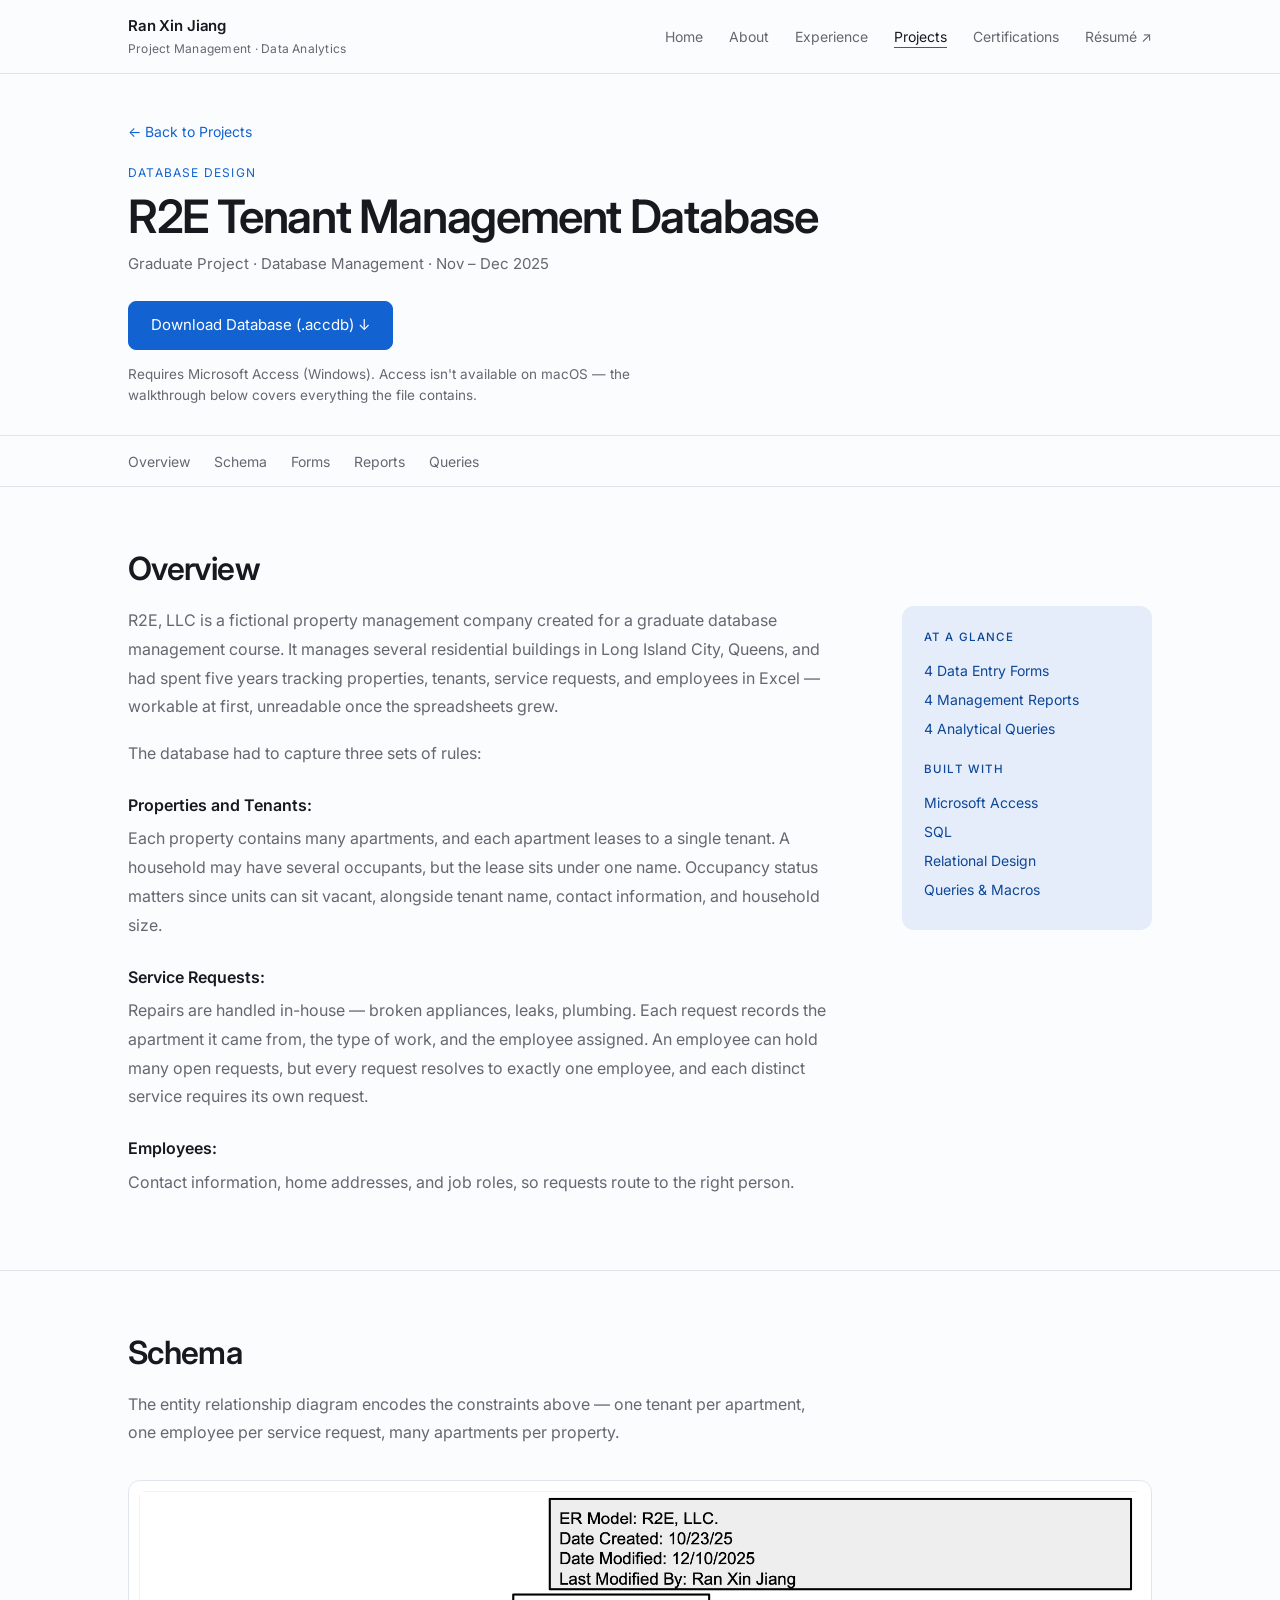
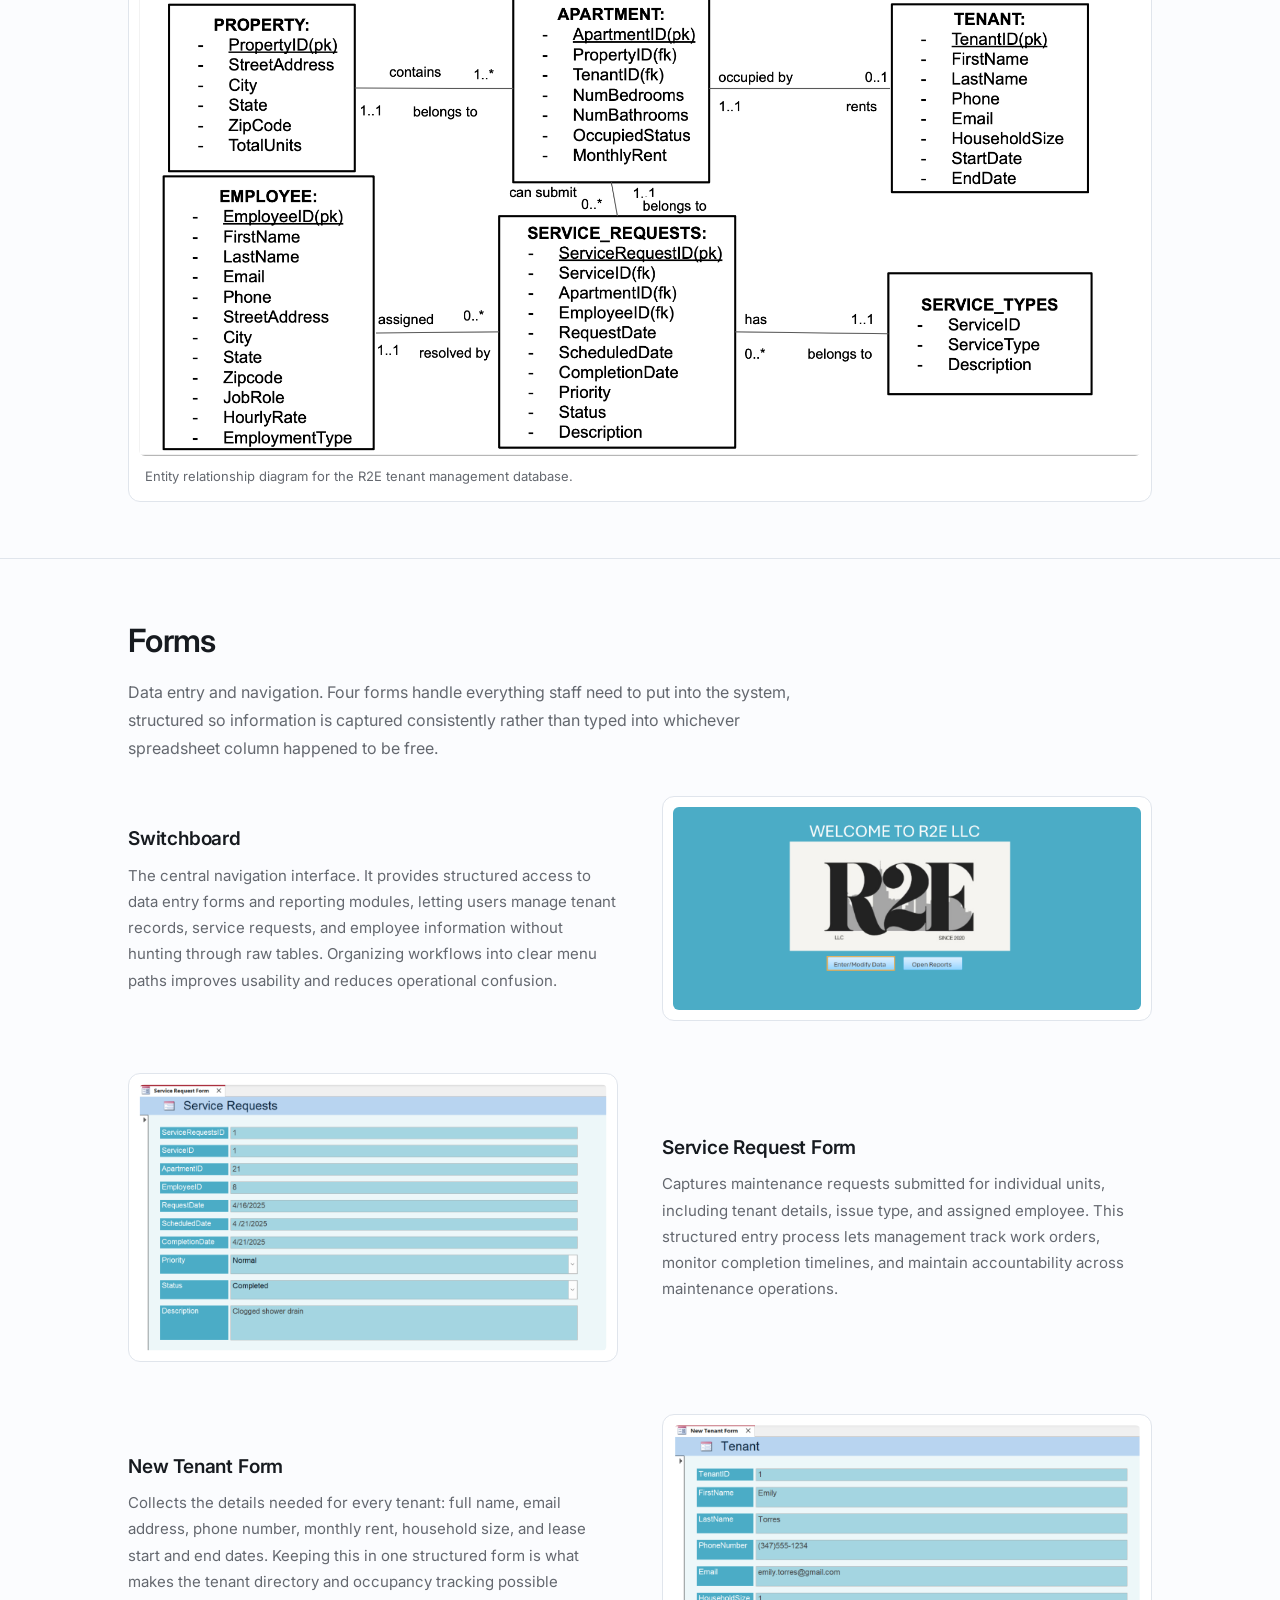
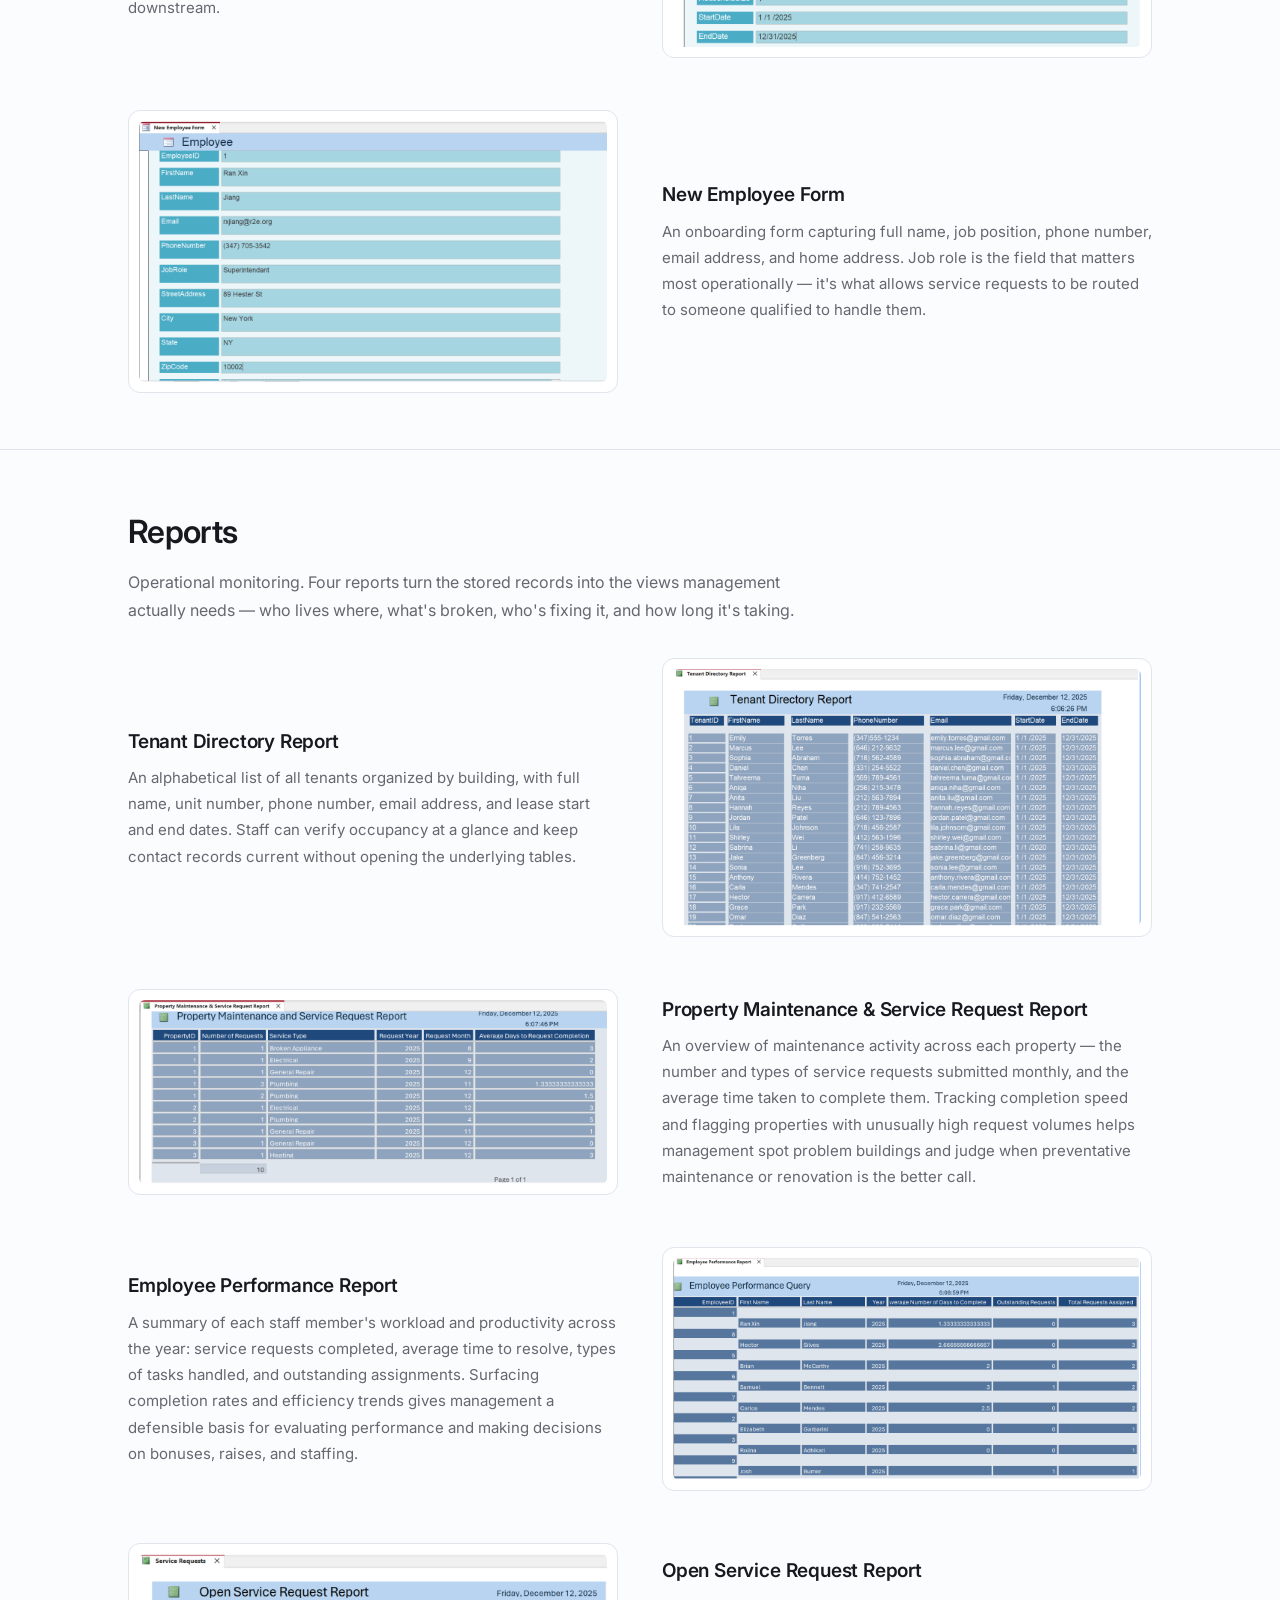
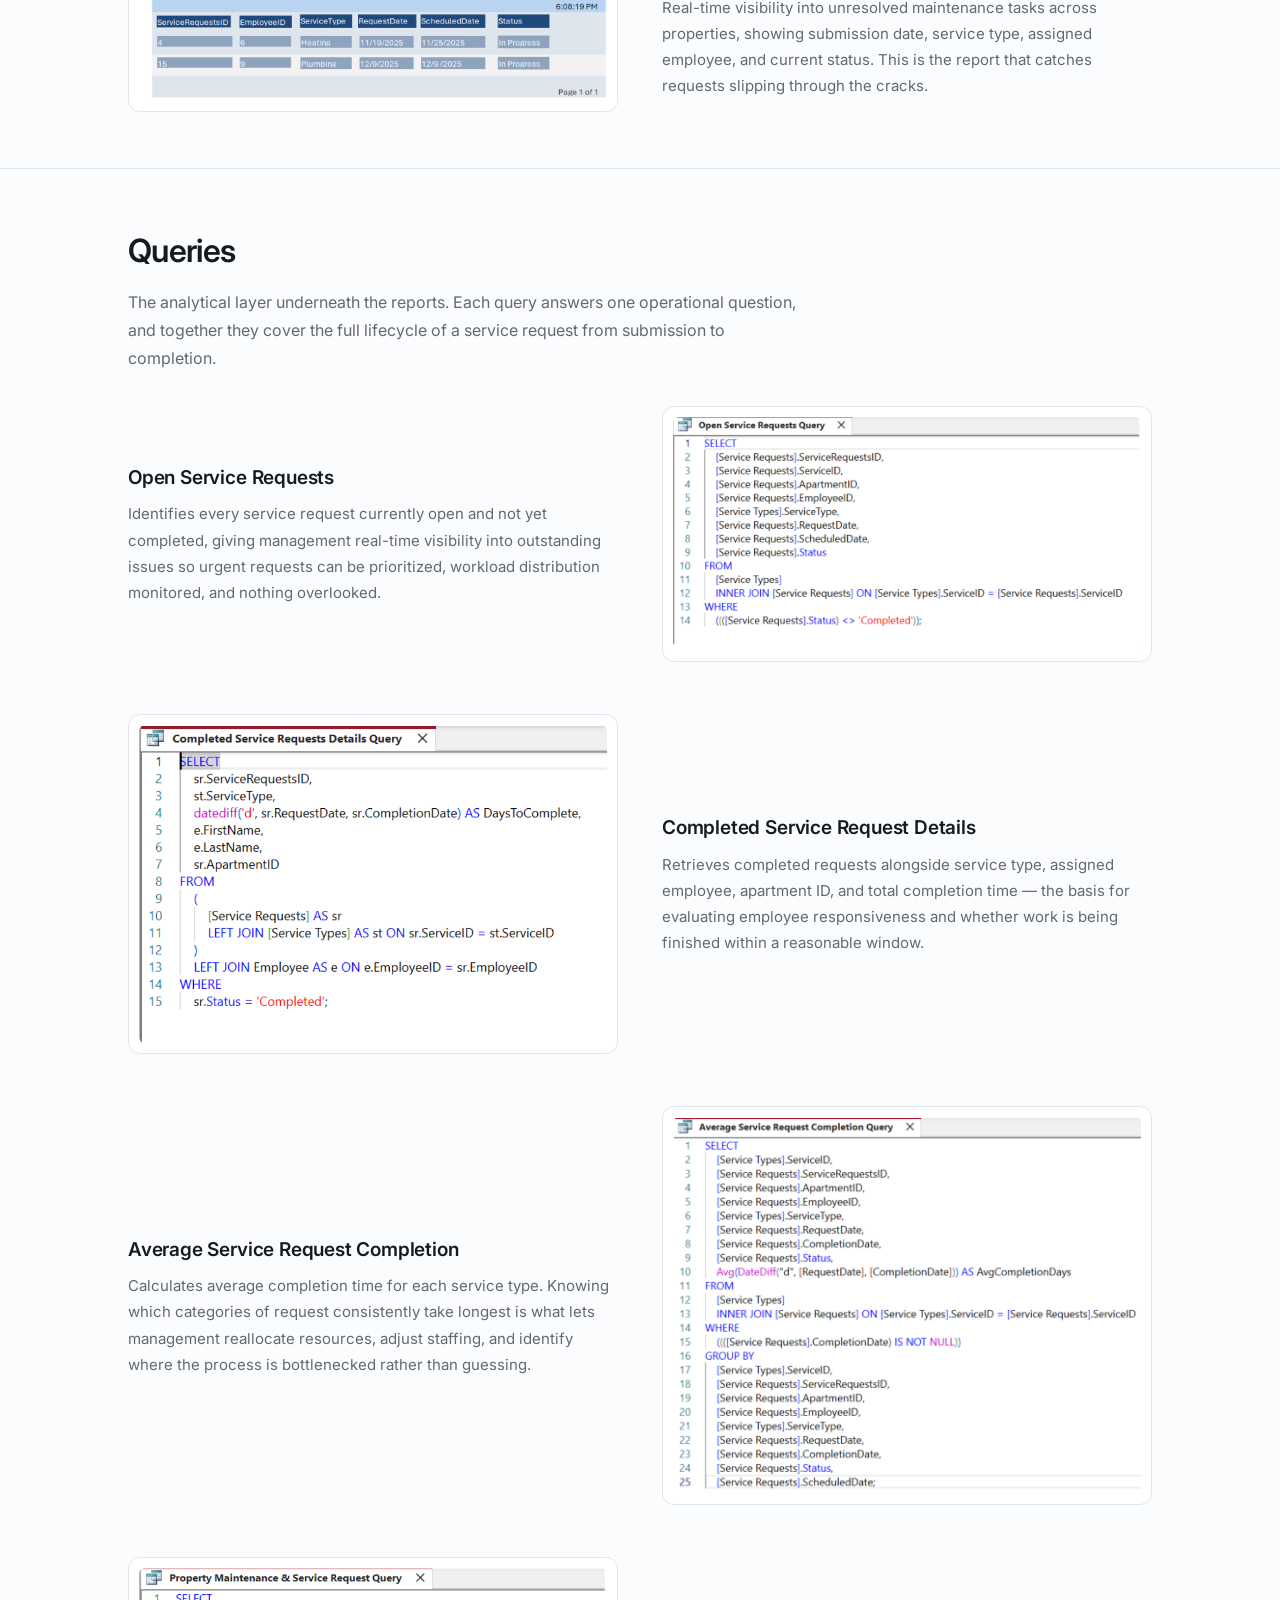
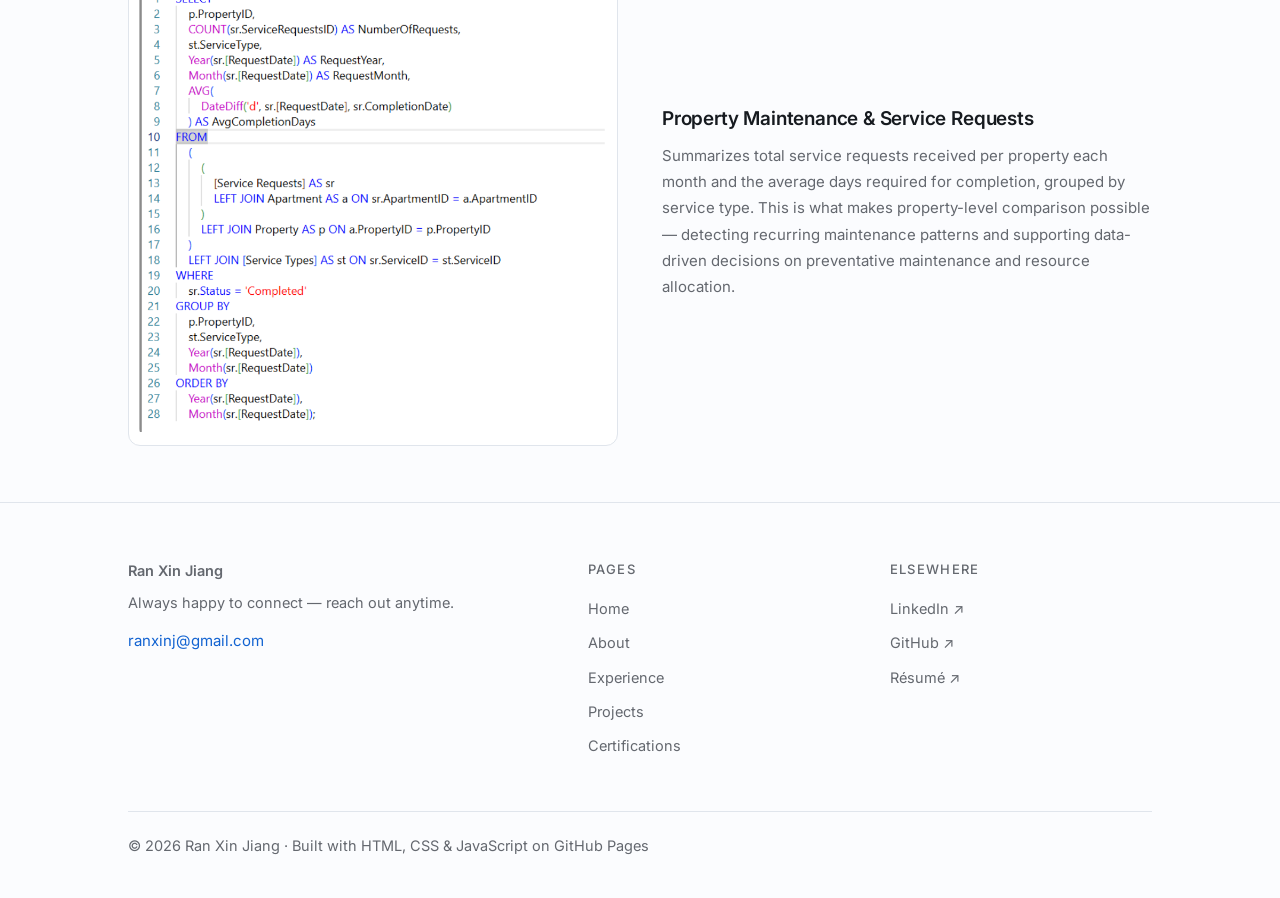
<file: project-r2e-database.html>
<!DOCTYPE html>
<html lang="en">
<head>
<meta charset="utf-8">
<meta name="viewport" content="width=device-width, initial-scale=1">
<title>R2E Tenant Management Database — Ran Xin Jiang</title>
<meta name="description" content="A relational Microsoft Access database for a fictional property management company — schema design, data entry forms, management reports, and analytical queries.">
<link rel="preconnect" href="https://fonts.googleapis.com">
<link rel="preconnect" href="https://fonts.gstatic.com" crossorigin>
<link href="https://fonts.googleapis.com/css2?family=Inter:wght@400;500;600&display=swap" rel="stylesheet">
<link rel="stylesheet" href="css/style.css">
</head>
<body>

<nav class="nav">
  <div class="nav-inner">
    <a class="brand" href="index.html">Ran Xin Jiang<span>Project Management · Data Analytics</span></a>
    <button class="nav-toggle" id="navToggle" aria-label="Menu">Menu</button>
    <ul class="nav-links" id="navLinks">
      <li><a href="index.html">Home</a></li>
      <li><a href="about.html">About</a></li>
      <li><a href="experience.html">Experience</a></li>
      <li><a href="projects.html" class="active">Projects</a></li>
      <li><a href="certifications.html">Certifications</a></li>
      <li><a href="Ran_Xin_Jiang_Resume.pdf" target="_blank" rel="noopener">Résumé ↗</a></li>
    </ul>
  </div>
</nav>

<header class="case-head">
  <div class="wrap">
    <a class="case-back" href="projects.html">← Back to Projects</a>
    <p class="kicker">Database Design</p>
    <h1>R2E Tenant Management Database</h1>
    <p class="case-meta">Graduate Project · Database Management · Nov – Dec 2025</p>
    <div class="dl-row">
      <a class="btn btn-primary" href="projects/r2e/r2e-tenant-management.accdb" download>Download Database (.accdb) ↓</a>
    </div>
    <p class="dl-note">Requires Microsoft Access (Windows). Access isn't available on macOS — the walkthrough below covers everything the file contains.</p>
  </div>
</header>

<div class="case-nav">
  <div class="wrap">
    <ul>
      <li><a href="#overview">Overview</a></li>
      <li><a href="#schema">Schema</a></li>
      <li><a href="#forms">Forms</a></li>
      <li><a href="#reports">Reports</a></li>
      <li><a href="#queries">Queries</a></li>
    </ul>
  </div>
</div>

<section class="case-section" id="overview">
  <div class="wrap">
    <h2>Overview</h2>
    <div class="overview-grid">
      <div>
        <p>R2E, LLC is a fictional property management company created for a graduate database management course. It manages several residential buildings in Long Island City, Queens, and had spent five years tracking properties, tenants, service requests, and employees in Excel — workable at first, unreadable once the spreadsheets grew.</p>
        <p>The database had to capture three sets of rules:</p>

        <h3>Properties and Tenants:</h3>
        <p>Each property contains many apartments, and each apartment leases to a single tenant. A household may have several occupants, but the lease sits under one name. Occupancy status matters since units can sit vacant, alongside tenant name, contact information, and household size.</p>

        <h3>Service Requests:</h3>
        <p>Repairs are handled in-house — broken appliances, leaks, plumbing. Each request records the apartment it came from, the type of work, and the employee assigned. An employee can hold many open requests, but every request resolves to exactly one employee, and each distinct service requires its own request.</p>

        <h3>Employees:</h3>
        <p>Contact information, home addresses, and job roles, so requests route to the right person.</p>
      </div>
      <aside class="at-glance">
        <h4>At a glance</h4>
        <ul>
          <li>4 Data Entry Forms</li>
          <li>4 Management Reports</li>
          <li>4 Analytical Queries</li>
        </ul>
        <h4 style="margin-top:20px">Built with</h4>
        <ul>
          <li>Microsoft Access</li>
          <li>SQL</li>
          <li>Relational Design</li>
          <li>Queries &amp; Macros</li>
        </ul>
      </aside>
    </div>
  </div>
</section>

<section class="case-section" id="schema">
  <div class="wrap">
    <h2>Schema</h2>
    <p class="lede">The entity relationship diagram encodes the constraints above — one tenant per apartment, one employee per service request, many apartments per property.</p>
    <figure class="figure">
      <img src="projects/r2e/erd.png" alt="Entity relationship diagram showing buildings, apartments, tenants, employees, and service requests">
      <figcaption>Entity relationship diagram for the R2E tenant management database.</figcaption>
    </figure>
  </div>
</section>

<section class="case-section" id="forms">
  <div class="wrap">
    <h2>Forms</h2>
    <p class="lede">Data entry and navigation. Four forms handle everything staff need to put into the system, structured so information is captured consistently rather than typed into whichever spreadsheet column happened to be free.</p>

    <div class="frow">
      <div class="frow-text">
        <h3>Switchboard</h3>
        <p>The central navigation interface. It provides structured access to data entry forms and reporting modules, letting users manage tenant records, service requests, and employee information without hunting through raw tables. Organizing workflows into clear menu paths improves usability and reduces operational confusion.</p>
      </div>
      <figure class="figure">
        <img src="projects/r2e/switchboard.png" alt="Switchboard form providing navigation to data entry and reporting modules">
      </figure>
    </div>

    <div class="frow flip">
      <div class="frow-text">
        <h3>Service Request Form</h3>
        <p>Captures maintenance requests submitted for individual units, including tenant details, issue type, and assigned employee. This structured entry process lets management track work orders, monitor completion timelines, and maintain accountability across maintenance operations.</p>
      </div>
      <figure class="figure">
        <img src="projects/r2e/form-service-request.png" alt="Service request form capturing unit, issue type, and assigned employee">
      </figure>
    </div>

    <div class="frow">
      <div class="frow-text">
        <h3>New Tenant Form</h3>
        <p>Collects the details needed for every tenant: full name, email address, phone number, monthly rent, household size, and lease start and end dates. Keeping this in one structured form is what makes the tenant directory and occupancy tracking possible downstream.</p>
      </div>
      <figure class="figure">
        <img src="projects/r2e/form-new-tenant.png" alt="New tenant form collecting contact details, rent, household size, and lease dates">
      </figure>
    </div>

    <div class="frow flip">
      <div class="frow-text">
        <h3>New Employee Form</h3>
        <p>An onboarding form capturing full name, job position, phone number, email address, and home address. Job role is the field that matters most operationally — it's what allows service requests to be routed to someone qualified to handle them.</p>
      </div>
      <figure class="figure">
        <img src="projects/r2e/form-new-employee.png" alt="New employee form capturing name, job position, and contact details">
      </figure>
    </div>

  </div>
</section>

<section class="case-section" id="reports">
  <div class="wrap">
    <h2>Reports</h2>
    <p class="lede">Operational monitoring. Four reports turn the stored records into the views management actually needs — who lives where, what's broken, who's fixing it, and how long it's taking.</p>

    <div class="frow">
      <div class="frow-text">
        <h3>Tenant Directory Report</h3>
        <p>An alphabetical list of all tenants organized by building, with full name, unit number, phone number, email address, and lease start and end dates. Staff can verify occupancy at a glance and keep contact records current without opening the underlying tables.</p>
      </div>
      <figure class="figure">
        <img src="projects/r2e/report-tenant-directory.png" alt="Tenant directory report listing tenants alphabetically by building">
      </figure>
    </div>

    <div class="frow flip">
      <div class="frow-text">
        <h3>Property Maintenance &amp; Service Request Report</h3>
        <p>An overview of maintenance activity across each property — the number and types of service requests submitted monthly, and the average time taken to complete them. Tracking completion speed and flagging properties with unusually high request volumes helps management spot problem buildings and judge when preventative maintenance or renovation is the better call.</p>
      </div>
      <figure class="figure">
        <img src="projects/r2e/report-property-maintenance.png" alt="Property maintenance report showing monthly request volume and average completion time per property">
      </figure>
    </div>

    <div class="frow">
      <div class="frow-text">
        <h3>Employee Performance Report</h3>
        <p>A summary of each staff member's workload and productivity across the year: service requests completed, average time to resolve, types of tasks handled, and outstanding assignments. Surfacing completion rates and efficiency trends gives management a defensible basis for evaluating performance and making decisions on bonuses, raises, and staffing.</p>
      </div>
      <figure class="figure">
        <img src="projects/r2e/report-employee-performance.png" alt="Employee performance report showing requests completed and average resolution time per employee">
      </figure>
    </div>

    <div class="frow flip">
      <div class="frow-text">
        <h3>Open Service Request Report</h3>
        <p>Real-time visibility into unresolved maintenance tasks across properties, showing submission date, service type, assigned employee, and current status. This is the report that catches requests slipping through the cracks.</p>
      </div>
      <figure class="figure">
        <img src="projects/r2e/report-open-service-requests.png" alt="Open service request report showing unresolved tasks with status and assigned employee">
      </figure>
    </div>

  </div>
</section>

<section class="case-section" id="queries">
  <div class="wrap">
    <h2>Queries</h2>
    <p class="lede">The analytical layer underneath the reports. Each query answers one operational question, and together they cover the full lifecycle of a service request from submission to completion.</p>

    <div class="frow">
      <div class="frow-text">
        <h3>Open Service Requests</h3>
        <p>Identifies every service request currently open and not yet completed, giving management real-time visibility into outstanding issues so urgent requests can be prioritized, workload distribution monitored, and nothing overlooked.</p>
      </div>
      <figure class="figure">
        <img src="projects/r2e/query-open-service-requests.png" alt="Open service requests query results">
      </figure>
    </div>

    <div class="frow flip">
      <div class="frow-text">
        <h3>Completed Service Request Details</h3>
        <p>Retrieves completed requests alongside service type, assigned employee, apartment ID, and total completion time — the basis for evaluating employee responsiveness and whether work is being finished within a reasonable window.</p>
      </div>
      <figure class="figure">
        <img src="projects/r2e/query-completed-service-requests.png" alt="Completed service request details query results">
      </figure>
    </div>

    <div class="frow">
      <div class="frow-text">
        <h3>Average Service Request Completion</h3>
        <p>Calculates average completion time for each service type. Knowing which categories of request consistently take longest is what lets management reallocate resources, adjust staffing, and identify where the process is bottlenecked rather than guessing.</p>
      </div>
      <figure class="figure">
        <img src="projects/r2e/query-average-completion.png" alt="Average service request completion time by service type">
      </figure>
    </div>

    <div class="frow flip">
      <div class="frow-text">
        <h3>Property Maintenance &amp; Service Requests</h3>
        <p>Summarizes total service requests received per property each month and the average days required for completion, grouped by service type. This is what makes property-level comparison possible — detecting recurring maintenance patterns and supporting data-driven decisions on preventative maintenance and resource allocation.</p>
      </div>
      <figure class="figure">
        <img src="projects/r2e/query-property-maintenance.png" alt="Property maintenance and service request query grouped by property and service type">
      </figure>
    </div>

  </div>
</section>

<footer class="footer">
  <div class="wrap">
    <div class="footer-grid">
      <div>
        <p class="name">Ran Xin Jiang</p>
        <p>Always happy to connect — reach out anytime.</p>
        <p style="margin-top:14px"><a class="mail" href="mailto:ranxinj@gmail.com">ranxinj@gmail.com</a></p>
      </div>
      <div>
        <h4>Pages</h4>
        <ul>
          <li><a href="index.html">Home</a></li>
          <li><a href="about.html">About</a></li>
          <li><a href="experience.html">Experience</a></li>
          <li><a href="projects.html">Projects</a></li>
          <li><a href="certifications.html">Certifications</a></li>
        </ul>
      </div>
      <div>
        <h4>Elsewhere</h4>
        <ul>
          <li><a href="https://www.linkedin.com/in/ranxin-jiang/" target="_blank" rel="noopener">LinkedIn ↗</a></li>
          <li><a href="https://github.com/ranxinjiang" target="_blank" rel="noopener">GitHub ↗</a></li>
          <li><a href="Ran_Xin_Jiang_Resume.pdf" target="_blank" rel="noopener">Résumé ↗</a></li>
        </ul>
      </div>
    </div>
    <p class="copyright">© 2026 Ran Xin Jiang · Built with HTML, CSS &amp; JavaScript on GitHub Pages</p>
  </div>
</footer>

<script>
  document.getElementById('navToggle').addEventListener('click', function () {
    document.getElementById('navLinks').classList.toggle('open');
  });
</script>

</body>
</html>
</file>
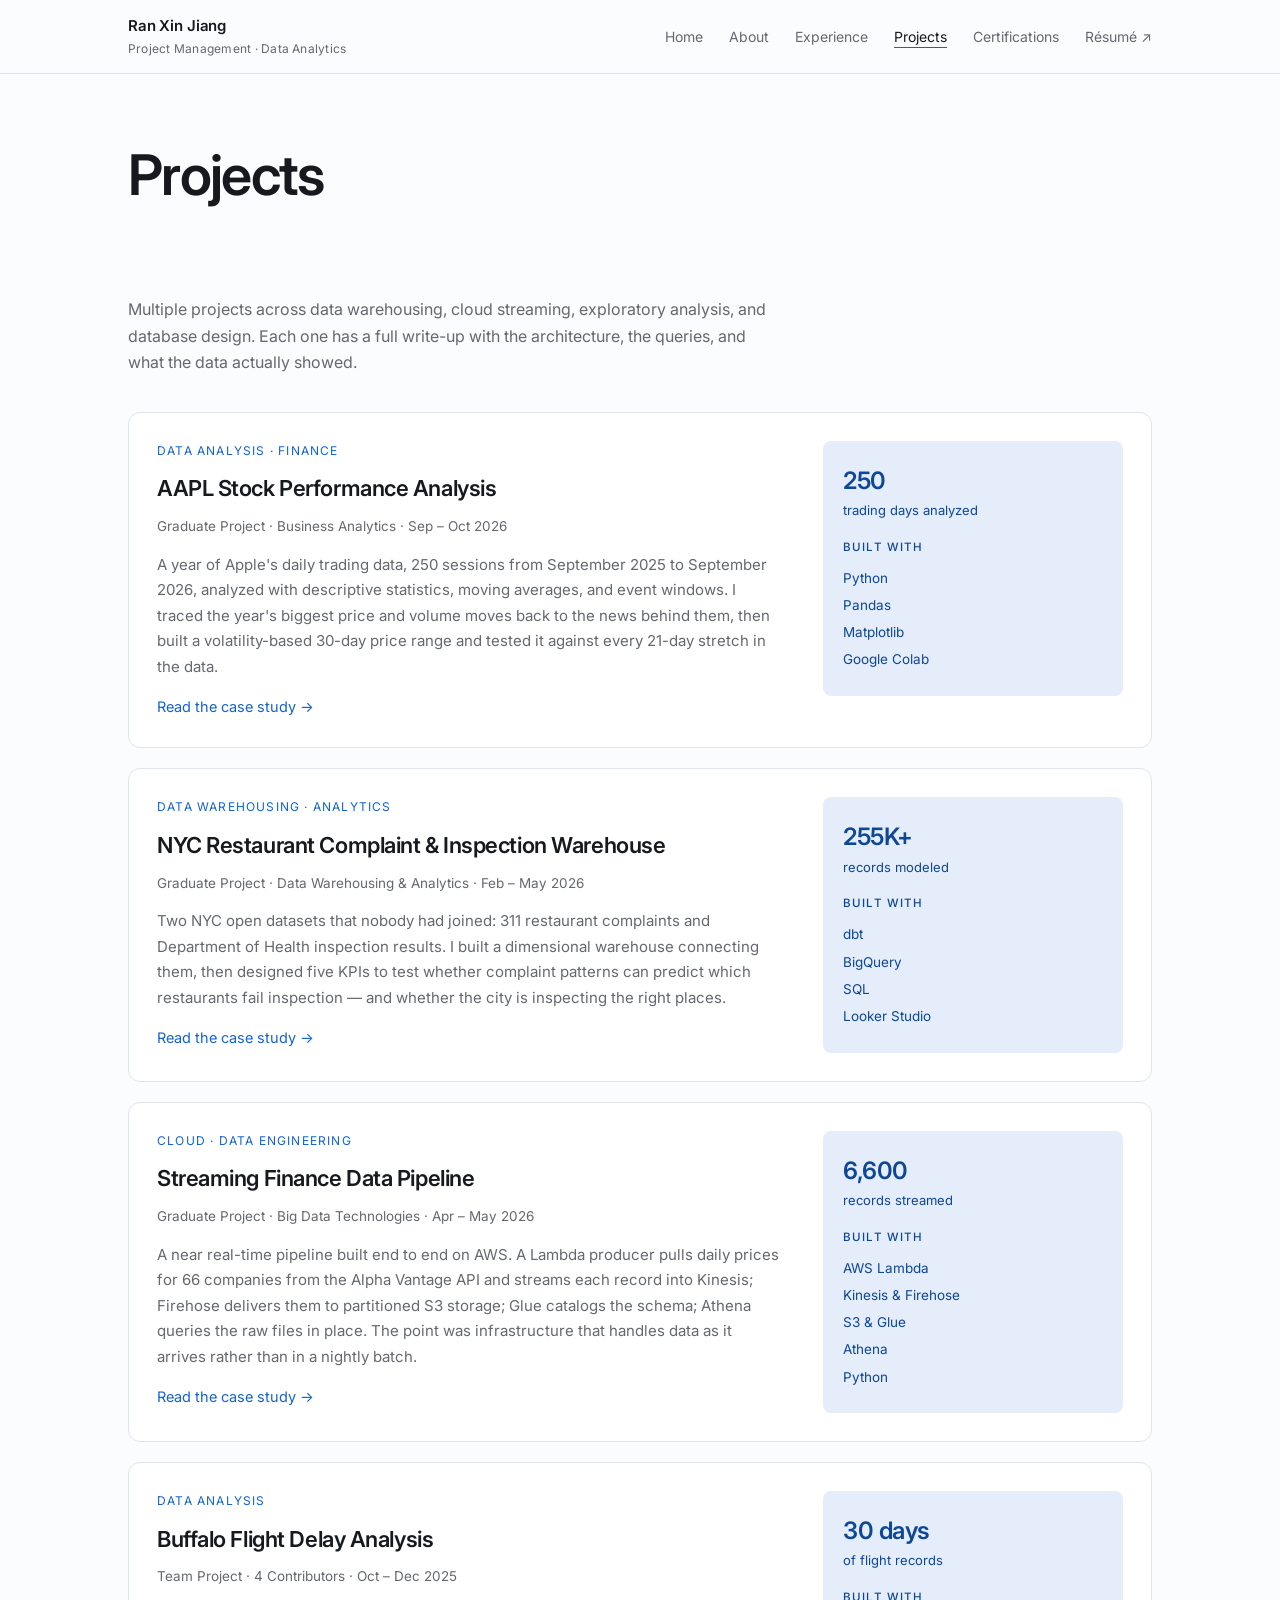
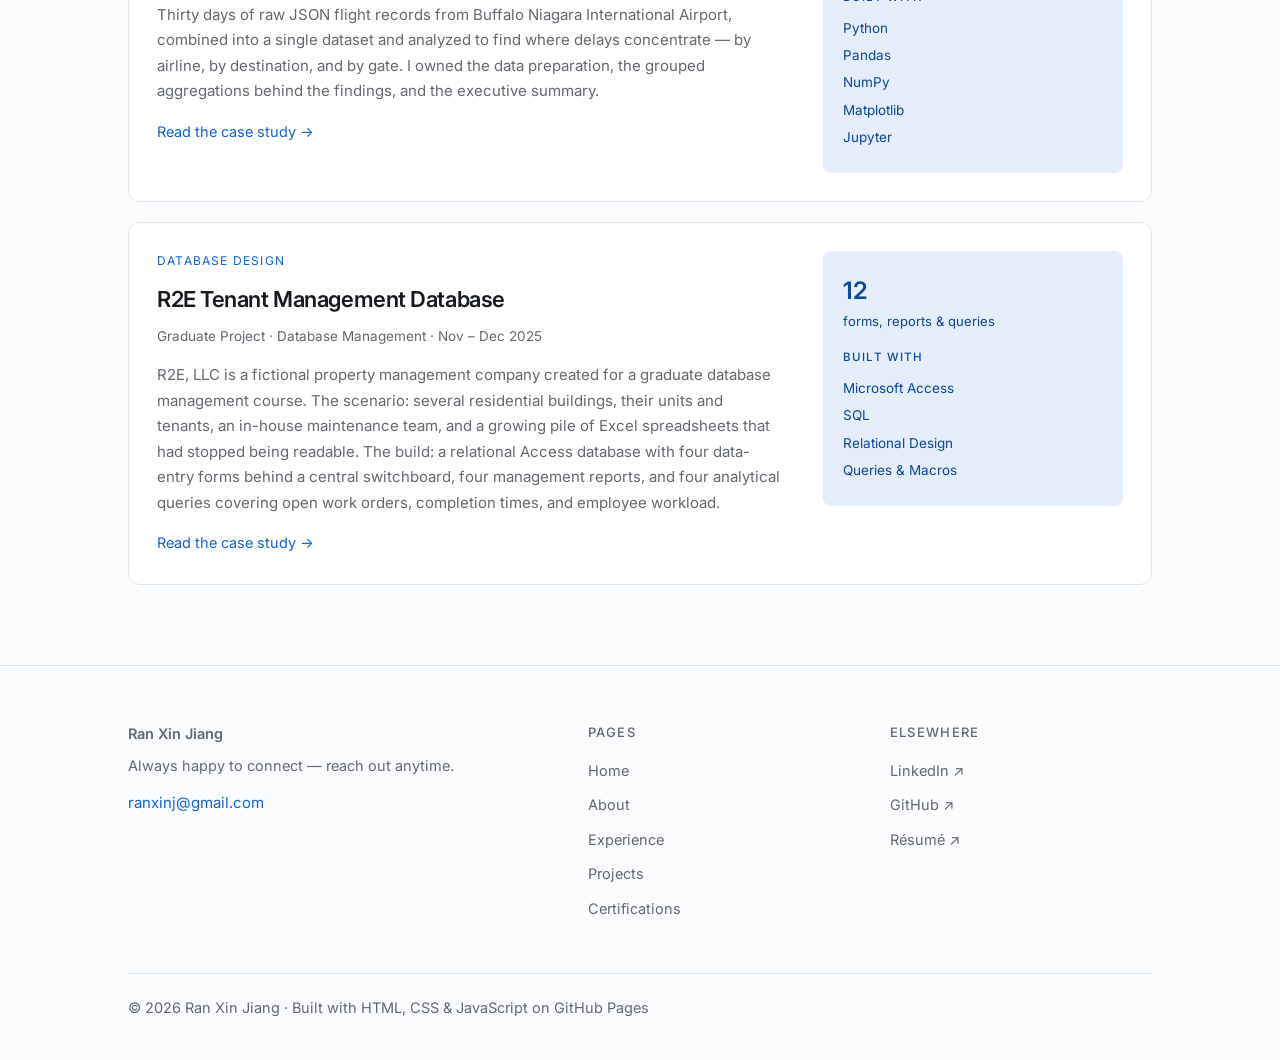
<file: projects.html>
<!DOCTYPE html>
<html lang="en">
<head>
<meta charset="utf-8">
<meta name="viewport" content="width=device-width, initial-scale=1">
<title>Projects — Ran Xin Jiang</title>
<meta name="description" content="Projects by Ran Xin Jiang — a NYC restaurant inspection data warehouse, an AWS streaming finance pipeline, a Buffalo flight delay analysis, and a relational tenant management database.">
<link rel="preconnect" href="https://fonts.googleapis.com">
<link rel="preconnect" href="https://fonts.gstatic.com" crossorigin>
<link href="https://fonts.googleapis.com/css2?family=Inter:wght@400;500;600&display=swap" rel="stylesheet">
<link rel="stylesheet" href="css/style.css">
</head>
<body>

<nav class="nav">
  <div class="nav-inner">
    <a class="brand" href="index.html">Ran Xin Jiang<span>Project Management · Data Analytics</span></a>
    <button class="nav-toggle" id="navToggle" aria-label="Menu">Menu</button>
    <ul class="nav-links" id="navLinks">
      <li><a href="index.html">Home</a></li>
      <li><a href="about.html">About</a></li>
      <li><a href="experience.html">Experience</a></li>
      <li><a href="projects.html" class="active">Projects</a></li>
      <li><a href="certifications.html">Certifications</a></li>
      <li><a href="Ran_Xin_Jiang_Resume.pdf" target="_blank" rel="noopener">Résumé ↗</a></li>
    </ul>
  </div>
</nav>

<header class="page-head">
  <div class="wrap">
    <h1>Projects</h1>
  </div>
</header>

<section class="section">
  <div class="wrap">
    <p class="sub" style="margin-bottom:36px"> Multiple projects across data warehousing, cloud streaming, exploratory analysis, and database design. Each one has a full write-up with the architecture, the queries, and what the data actually showed.</p>

    <div class="proj-list">
      <a class="proj-card" target="_blank" rel="noopener" href="project-aapl-stock.html">
        <div>
          <div class="kicker">Data analysis · Finance</div>
          <h3>AAPL Stock Performance Analysis</h3>
          <p class="meta">Graduate Project · Business Analytics · Sep – Oct 2026</p>
          <p>A year of Apple's daily trading data, 250 sessions from September 2025 to September 2026, analyzed with descriptive statistics, moving averages, and event windows. I traced the year's biggest price and volume moves back to the news behind them, then built a volatility-based 30-day price range and tested it against every 21-day stretch in the data.</p>
          <span class="proj-more">Read the case study →</span>
        </div>
        <div class="proj-side">
          <div class="num">250</div>
          <div class="num-label">trading days analyzed</div>
          <h4>Built with</h4>
          <ul>
            <li>Python</li>
            <li>Pandas</li>
            <li>Matplotlib</li>
            <li>Google Colab</li>
          </ul>
        </div>
      </a>
      <a class="proj-card" target="_blank" rel="noopener" href="project-nyc-warehouse.html">
        <div>
          <div class="kicker">Data warehousing · Analytics</div>
          <h3>NYC Restaurant Complaint &amp; Inspection Warehouse</h3>
          <p class="meta">Graduate Project · Data Warehousing &amp; Analytics · Feb – May 2026</p>
          <p>Two NYC open datasets that nobody had joined: 311 restaurant complaints and Department of Health inspection results. I built a dimensional warehouse connecting them, then designed five KPIs to test whether complaint patterns can predict which restaurants fail inspection — and whether the city is inspecting the right places.</p>
          <span class="proj-more">Read the case study →</span>
        </div>
        <div class="proj-side">
          <div class="num">255K+</div>
          <div class="num-label">records modeled</div>
          <h4>Built with</h4>
          <ul>
            <li>dbt</li>
            <li>BigQuery</li>
            <li>SQL</li>
            <li>Looker Studio</li>
          </ul>
        </div>
      </a>

      <a class="proj-card" target="_blank" rel="noopener" href="project-aws-pipeline.html">
        <div>
          <div class="kicker">Cloud · Data engineering</div>
          <h3>Streaming Finance Data Pipeline</h3>
          <p class="meta">Graduate Project · Big Data Technologies · Apr – May 2026</p>
          <p>A near real-time pipeline built end to end on AWS. A Lambda producer pulls daily prices for 66 companies from the Alpha Vantage API and streams each record into Kinesis; Firehose delivers them to partitioned S3 storage; Glue catalogs the schema; Athena queries the raw files in place. The point was infrastructure that handles data as it arrives rather than in a nightly batch.</p>
          <span class="proj-more">Read the case study →</span>
        </div>
        <div class="proj-side">
          <div class="num">6,600</div>
          <div class="num-label">records streamed</div>
          <h4>Built with</h4>
          <ul>
            <li>AWS Lambda</li>
            <li>Kinesis &amp; Firehose</li>
            <li>S3 &amp; Glue</li>
            <li>Athena</li>
            <li>Python</li>
          </ul>
        </div>
      </a>

      <a class="proj-card" target="_blank" rel="noopener" href="project-buffalo-flights.html">
        <div>
          <div class="kicker">Data analysis</div>
          <h3>Buffalo Flight Delay Analysis</h3>
          <p class="meta">Team Project · 4 Contributors · Oct – Dec 2025</p>
          <p>Thirty days of raw JSON flight records from Buffalo Niagara International Airport, combined into a single dataset and analyzed to find where delays concentrate — by airline, by destination, and by gate. I owned the data preparation, the grouped aggregations behind the findings, and the executive summary.</p>
          <span class="proj-more">Read the case study →</span>
        </div>
        <div class="proj-side">
          <div class="num">30 days</div>
          <div class="num-label">of flight records</div>
          <h4>Built with</h4>
          <ul>
            <li>Python</li>
            <li>Pandas</li>
            <li>NumPy</li>
            <li>Matplotlib</li>
            <li>Jupyter</li>
          </ul>
        </div>
      </a>

      <a class="proj-card" target="_blank" rel="noopener" href="project-r2e-database.html">
        <div>
          <div class="kicker">Database Design</div>
          <h3>R2E Tenant Management Database</h3>
          <p class="meta">Graduate Project · Database Management · Nov – Dec 2025</p>
          <p>R2E, LLC is a fictional property management company created for a graduate database management course. The scenario: several residential buildings, their units and tenants, an in-house maintenance team, and a growing pile of Excel spreadsheets that had stopped being readable. The build: a relational Access database with four data-entry forms behind a central switchboard, four management reports, and four analytical queries covering open work orders, completion times, and employee workload.</p>
          <span class="proj-more">Read the case study →</span>
        </div>
        <div class="proj-side">
          <div class="num">12</div>
          <div class="num-label">forms, reports &amp; queries</div>
          <h4>Built with</h4>
          <ul>
            <li>Microsoft Access</li>
            <li>SQL</li>
            <li>Relational Design</li>
            <li>Queries &amp; Macros</li>
          </ul>
        </div>
      </a>

    </div>
  </div>
</section>

<footer class="footer">
  <div class="wrap">
    <div class="footer-grid">
      <div>
        <p class="name">Ran Xin Jiang</p>
        <p>Always happy to connect — reach out anytime.</p>
        <p style="margin-top:14px"><a class="mail" href="mailto:ranxinj@gmail.com">ranxinj@gmail.com</a></p>
      </div>
      <div>
        <h4>Pages</h4>
        <ul>
          <li><a href="index.html">Home</a></li>
          <li><a href="about.html">About</a></li>
          <li><a href="experience.html">Experience</a></li>
          <li><a href="projects.html">Projects</a></li>
          <li><a href="certifications.html">Certifications</a></li>
        </ul>
      </div>
      <div>
        <h4>Elsewhere</h4>
        <ul>
          <li><a href="https://www.linkedin.com/in/ranxin-jiang/" target="_blank" rel="noopener">LinkedIn ↗</a></li>
          <li><a href="https://github.com/ranxinjiang" target="_blank" rel="noopener">GitHub ↗</a></li>
          <li><a href="Ran_Xin_Jiang_Resume.pdf" target="_blank" rel="noopener">Résumé ↗</a></li>
        </ul>
      </div>
    </div>
    <p class="copyright">© 2026 Ran Xin Jiang · Built with HTML, CSS &amp; JavaScript on GitHub Pages</p>
  </div>
</footer>

<script>
  document.getElementById('navToggle').addEventListener('click', function () {
    document.getElementById('navLinks').classList.toggle('open');
  });
</script>

</body>
</html>
</file>
<file: css/style.css>
/* ===== Ran Xin Jiang — portfolio styles ===== */

:root {
  --bg: #fbfcfe;
  --surface: #ffffff;
  --text: #161a1f;
  --muted: #64686f;
  --accent: #1263d1;
  --accent-dark: #0d4795;
  --accent-soft: #e5edfb;
  --border: #e0e5ec;
  --max: 1080px;
  --radius: 12px;
}

* { box-sizing: border-box; margin: 0; padding: 0; }

img { max-width: 100%; height: auto; display: block; }

html { scroll-behavior: smooth; }

body {
  font-family: "Inter", -apple-system, BlinkMacSystemFont, "Segoe UI", Helvetica, Arial, sans-serif;
  background: var(--bg);
  color: var(--text);
  line-height: 1.65;
  -webkit-font-smoothing: antialiased;
}

.wrap { max-width: var(--max); margin: 0 auto; padding: 0 28px; }

a { color: inherit; }

/* ---------- Nav ---------- */
.nav {
  position: sticky;
  top: 0;
  z-index: 50;
  background: rgba(251, 252, 254, 0.85);
  backdrop-filter: blur(10px);
  border-bottom: 1px solid var(--border);
}
.nav-inner {
  max-width: var(--max);
  margin: 0 auto;
  padding: 14px 28px;
  display: flex;
  align-items: center;
  justify-content: space-between;
  gap: 24px;
}
.brand { font-weight: 600; font-size: 15px; letter-spacing: -0.01em; text-decoration: none; }
.brand span { display: block; font-weight: 400; font-size: 12px; color: var(--muted); letter-spacing: 0.02em; }

.nav-links { display: flex; gap: 26px; list-style: none; align-items: center; }
.nav-links a {
  text-decoration: none;
  font-size: 14px;
  color: var(--muted);
  padding-bottom: 2px;
  border-bottom: 1.5px solid transparent;
  transition: color .15s, border-color .15s;
}
.nav-links a:hover { color: var(--text); }
.nav-links a.active { color: var(--text); border-bottom-color: var(--accent); }

.nav-toggle {
  display: none;
  background: none;
  border: 1px solid var(--border);
  border-radius: 8px;
  padding: 6px 10px;
  font-size: 14px;
  cursor: pointer;
}

/* ---------- Hero ---------- */
.hero { padding: 84px 0 60px; }
.hero-split {
  display: grid;
  grid-template-columns: 1fr 340px;
  gap: 56px;
  align-items: center;
}
.hero-photo {
  width: 100%;
  aspect-ratio: 3 / 4;
  object-fit: cover;
  object-position: 55% center;
  border-radius: var(--radius);
  display: block;
}

.eyebrow {
  font-size: 12px;
  letter-spacing: 0.12em;
  text-transform: uppercase;
  color: var(--accent);
  font-weight: 500;
  margin-bottom: 18px;
}
.hero h1 {
  font-size: clamp(42px, 6vw, 66px);
  line-height: 1.03;
  letter-spacing: -0.03em;
  font-weight: 600;
  margin-bottom: 20px;
}
.hero .lede {
  font-size: 18px;
  color: var(--muted);
  max-width: 560px;
  margin-bottom: 32px;
}

.btn-row { display: flex; gap: 12px; flex-wrap: wrap; }
.btn {
  display: inline-block;
  padding: 11px 22px;
  border-radius: 8px;
  font-size: 15px;
  text-decoration: none;
  border: 1px solid var(--border);
  transition: background .15s, border-color .15s;
}
.btn-primary { background: var(--accent); color: #fff; border-color: var(--accent); }
.btn-primary:hover { background: var(--accent-dark); border-color: var(--accent-dark); }
.btn-ghost:hover { border-color: var(--text); }

/* ---------- Stats ---------- */
.stats {
  display: grid;
  grid-template-columns: repeat(3, 1fr);
  gap: 40px;
  padding: 32px 0 80px;
  border-bottom: 1px solid var(--border);
}
.stat .n { font-size: 30px; font-weight: 600; letter-spacing: -0.02em; }
.stat .l { font-size: 14px; color: var(--muted); }

/* ---------- Sections ---------- */
.section { padding: 80px 0; border-bottom: 1px solid var(--border); }
.section:last-of-type { border-bottom: none; }
.sec-num {
  font-size: 12px;
  letter-spacing: 0.12em;
  text-transform: uppercase;
  color: var(--muted);
  margin-bottom: 12px;
}
.section h2 {
  font-size: clamp(28px, 4vw, 38px);
  letter-spacing: -0.02em;
  font-weight: 600;
  margin-bottom: 12px;
}
.section .sub { color: var(--muted); max-width: 640px; margin-bottom: 44px; }

/* ---------- Cards ---------- */
.card-grid { display: grid; grid-template-columns: repeat(3, 1fr); gap: 20px; }
.card {
  background: var(--surface);
  border: 1px solid var(--border);
  border-radius: var(--radius);
  padding: 24px;
  text-decoration: none;
  display: flex;
  flex-direction: column;
  transition: border-color .15s, transform .15s;
}
a.card:hover { border-color: var(--accent); transform: translateY(-2px); }
.card .kicker { font-size: 12px; letter-spacing: .1em; text-transform: uppercase; color: var(--accent); margin-bottom: 12px; }
.card h3 { font-size: 18px; font-weight: 600; letter-spacing: -0.01em; margin-bottom: 10px; }
.card p { font-size: 14.5px; color: var(--muted); flex: 1; }
.tags { display: flex; flex-wrap: wrap; gap: 6px; margin-top: 18px; }
.tag {
  font-size: 12px;
  background: var(--accent-soft);
  color: var(--accent-dark);
  padding: 3px 9px;
  border-radius: 20px;
}

.focus-grid { display: grid; grid-template-columns: repeat(2, 1fr); gap: 36px 48px; }
.focus h3 { font-size: 16px; font-weight: 600; margin-bottom: 6px; }
.focus p { font-size: 14.5px; color: var(--muted); }

/* ---------- About teaser (home) ---------- */
.about-teaser { max-width: 620px; }
.about-teaser p { color: var(--muted); font-size: 16.5px; line-height: 1.75; margin-bottom: 22px; }
.about-teaser .btn { margin-top: 6px; }

/* ---------- Interior page header ---------- */
.page-head { padding: 72px 0 12px; }
.page-head h1 {
  font-size: clamp(38px, 5.5vw, 56px);
  line-height: 1.05;
  letter-spacing: -0.03em;
  font-weight: 600;
}

/* ---------- About: identity block ---------- */
.about-grid {
  display: grid;
  grid-template-columns: 340px 1fr;
  gap: 56px;
  align-items: start;
  padding: 32px 0 72px;
  border-bottom: 1px solid var(--border);
}
.about-photo {
  width: 100%;
  aspect-ratio: 3 / 4;
  object-fit: cover;
  object-position: 55% center;
  border-radius: var(--radius);
  display: block;
}
.id-name { font-size: 30px; font-weight: 600; letter-spacing: -0.02em; margin-bottom: 2px; }
.id-name em { font-style: normal; font-size: 17px; font-weight: 400; color: var(--muted); }
.id-pron { font-size: 15px; color: var(--muted); margin-bottom: 28px; }

.edu-item { margin-bottom: 22px; }
.edu-item h3 { font-size: 16px; font-weight: 600; margin-bottom: 2px; }
.edu-item p { font-size: 14.5px; color: var(--muted); }
.edu-item .meta { font-size: 13.5px; color: var(--muted); }
.edu-item .awards { display: inline-block; font-size: 12.5px; background: var(--accent-soft); color: var(--accent-dark); padding: 2px 9px; border-radius: 20px; margin-top: 6px; }

.connect { margin-top: 30px; padding-top: 26px; border-top: 1px solid var(--border); }
.connect h4 { font-size: 13px; text-transform: uppercase; letter-spacing: .1em; color: var(--muted); font-weight: 500; margin-bottom: 12px; }
.connect ul { list-style: none; display: flex; flex-wrap: wrap; gap: 10px; }
.connect a {
  display: inline-block;
  font-size: 14.5px;
  text-decoration: none;
  border: 1px solid var(--border);
  border-radius: 8px;
  padding: 7px 15px;
  transition: border-color .15s, color .15s;
}
.connect a:hover { border-color: var(--accent); color: var(--accent); }

/* ---------- About: prose ---------- */
.prose { max-width: 660px; }
.prose p { font-size: 16.5px; color: var(--muted); line-height: 1.8; margin-bottom: 20px; }
.prose p:last-child { margin-bottom: 0; }

/* ---------- Skills ---------- */
.skills-grid { display: grid; grid-template-columns: repeat(2, 1fr); gap: 32px 48px; }
.skill-group h3 { font-size: 15px; font-weight: 600; margin-bottom: 12px; }
.skill-group ul { list-style: none; display: flex; flex-wrap: wrap; gap: 6px; }
.skill-group li {
  font-size: 13px;
  background: var(--surface);
  border: 1px solid var(--border);
  color: var(--muted);
  padding: 4px 11px;
  border-radius: 20px;
}

/* ---------- Timeline ---------- */
.timeline { list-style: none; position: relative; margin-top: 8px; }
.timeline::before {
  content: "";
  position: absolute;
  left: 112px;
  top: 10px;
  bottom: 10px;
  width: 1px;
  background: var(--border);
}
.tl-item {
  position: relative;
  display: grid;
  grid-template-columns: 112px 1fr;
  gap: 36px;
  padding-bottom: 38px;
}
.tl-item:last-child { padding-bottom: 0; }
.tl-item::before {
  content: "";
  position: absolute;
  left: 112px;
  margin-left: -5.5px;
  top: 6px;
  width: 11px;
  height: 11px;
  border-radius: 50%;
  background: var(--bg);
  border: 2px solid var(--border);
}
.tl-item.is-edu::before { border-color: var(--accent); background: var(--accent); }

.tl-date {
  text-align: right;
  padding-right: 24px;
  padding-top: 1px;
  font-size: 13.5px;
  color: var(--muted);
  line-height: 1.45;
}

.tl-head { display: flex; align-items: flex-start; justify-content: space-between; gap: 16px; }
.tl-type {
  display: inline-block;
  font-size: 11px;
  letter-spacing: .08em;
  text-transform: uppercase;
  padding: 2px 9px;
  border-radius: 20px;
  margin-bottom: 8px;
}
.t-work { background: var(--accent-soft); color: var(--accent-dark); }
.t-edu { background: var(--accent); color: #fff; }
.t-lead { background: var(--surface); border: 1px solid var(--border); color: var(--muted); }

.tl-item h3 { font-size: 19px; font-weight: 600; letter-spacing: -0.01em; margin-bottom: 2px; }
.tl-org { font-size: 15px; font-weight: 500; color: var(--text); margin-bottom: 3px; }
.tl-summary { font-size: 14.5px; color: var(--muted); }

.tl-toggle {
  flex: none;
  width: 30px;
  height: 30px;
  border: 1px solid var(--border);
  background: var(--accent-soft);
  color: var(--accent-dark);
  border-radius: 8px;
  font-size: 17px;
  line-height: 1;
  cursor: pointer;
  transition: background .15s, border-color .15s;
}
.tl-toggle:hover { border-color: var(--accent); }
.tl-toggle[aria-expanded="true"] { background: var(--accent); color: #fff; border-color: var(--accent); }

.tl-detail { padding-top: 16px; }
.tl-detail[hidden] { display: none; }
.tl-bullets { list-style: none; }
.tl-bullets li {
  position: relative;
  padding-left: 18px;
  font-size: 15px;
  color: var(--muted);
  line-height: 1.65;
  margin-bottom: 9px;
}
.tl-bullets li::before {
  content: "";
  position: absolute;
  left: 2px;
  top: 10px;
  width: 5px;
  height: 5px;
  border-radius: 50%;
  background: var(--border);
}
.tl-detail h4 {
  font-size: 12px;
  text-transform: uppercase;
  letter-spacing: .1em;
  color: var(--muted);
  font-weight: 500;
  margin: 16px 0 9px;
}
.tl-courses { list-style: none; display: flex; flex-wrap: wrap; gap: 6px; }
.tl-courses li {
  font-size: 13px;
  background: var(--surface);
  border: 1px solid var(--border);
  color: var(--muted);
  padding: 4px 11px;
  border-radius: 20px;
}
.tl-detail .tags { margin-top: 6px; }

/* ---------- Projects index ---------- */
.proj-list { display: grid; gap: 20px; }
.proj-card {
  display: grid;
  grid-template-columns: 1fr 300px;
  gap: 40px;
  background: var(--surface);
  border: 1px solid var(--border);
  border-radius: var(--radius);
  padding: 28px;
  text-decoration: none;
  transition: border-color .15s, transform .15s;
}
.proj-card:hover { border-color: var(--accent); transform: translateY(-2px); }
.proj-card .kicker { font-size: 12px; letter-spacing: .1em; text-transform: uppercase; color: var(--accent); margin-bottom: 10px; }
.proj-card h3 { font-size: 22px; font-weight: 600; letter-spacing: -0.02em; margin-bottom: 8px; }
.proj-card .meta { font-size: 13.5px; color: var(--muted); margin-bottom: 14px; }
.proj-card > div > p { font-size: 15px; color: var(--muted); line-height: 1.7; }
.proj-more { display: inline-block; margin-top: 16px; font-size: 14.5px; color: var(--accent); }
.proj-side {
  background: var(--accent-soft);
  border-radius: 8px;
  padding: 20px;
  align-self: start;
}
.proj-side h4 {
  font-size: 11.5px;
  text-transform: uppercase;
  letter-spacing: .1em;
  color: var(--accent-dark);
  font-weight: 500;
  margin-bottom: 10px;
}
.proj-side ul { list-style: none; }
.proj-side li { font-size: 13.5px; color: var(--accent-dark); margin-bottom: 5px; }
.proj-side .num { font-size: 24px; font-weight: 600; letter-spacing: -0.02em; color: var(--accent-dark); }
.proj-side .num-label { font-size: 13px; color: var(--accent-dark); margin-bottom: 16px; }

/* ---------- Certifications ---------- */
.cert-grid { display: grid; grid-template-columns: repeat(3, 1fr); gap: 20px; }
.cert-card {
  background: var(--surface);
  border: 1px solid var(--border);
  border-radius: var(--radius);
  padding: 24px;
  display: flex;
  flex-direction: column;
}
.cert-card .issuer { font-size: 12px; letter-spacing: .1em; text-transform: uppercase; color: var(--accent); margin-bottom: 12px; }
.cert-card h3 { font-size: 17px; font-weight: 600; letter-spacing: -0.01em; margin-bottom: 4px; }
.cert-card .when { font-size: 13.5px; color: var(--muted); margin-bottom: 14px; }
.cert-card h4 {
  font-size: 11.5px;
  text-transform: uppercase;
  letter-spacing: .1em;
  color: var(--muted);
  font-weight: 500;
  margin-bottom: 8px;
}
.task-list { list-style: none; margin-bottom: 16px; }
.task-list li {
  position: relative;
  padding-left: 16px;
  font-size: 14px;
  color: var(--muted);
  line-height: 1.55;
  margin-bottom: 6px;
}
.task-list li::before {
  content: "";
  position: absolute;
  left: 2px;
  top: 9px;
  width: 4px;
  height: 4px;
  border-radius: 50%;
  background: var(--border);
}
.cert-card .cert-detail { padding-top: 4px; }
.cert-card .cert-link { margin-top: 10px; }
.cert-card-head { display: flex; align-items: flex-start; justify-content: space-between; gap: 14px; }

.cert-group { margin-bottom: 44px; }
.cert-group > h3 { font-size: 16px; font-weight: 600; margin-bottom: 4px; }
.cert-group > p { font-size: 14.5px; color: var(--muted); margin-bottom: 16px; }
.cert-list { list-style: none; border-top: 1px solid var(--border); }
.cert-list > li { padding: 13px 0; border-bottom: 1px solid var(--border); }
.cert-row-head { display: flex; align-items: flex-start; justify-content: space-between; gap: 20px; }
.cert-list .name { font-size: 15px; display: block; }
.cert-list .meta { font-size: 13px; color: var(--muted); }
.cert-detail { padding-top: 14px; }
.cert-detail[hidden] { display: none; }
.cert-detail p { font-size: 14.5px; color: var(--muted); line-height: 1.7; margin-bottom: 12px; }
.cert-detail h4 {
  font-size: 11.5px;
  text-transform: uppercase;
  letter-spacing: .1em;
  color: var(--muted);
  font-weight: 500;
  margin: 14px 0 8px;
}
.cert-detail .tags { margin-top: 0; }
.cert-link {
  display: inline-block;
  margin-top: 14px;
  font-size: 13.5px;
  color: var(--accent);
  text-decoration: none;
  border: 1px solid var(--border);
  border-radius: 8px;
  padding: 6px 13px;
  transition: border-color .15s;
}
.cert-link:hover { border-color: var(--accent); }

/* ---------- Case study ---------- */
[id] { scroll-margin-top: 116px; }

.case-back { display: inline-block; font-size: 14px; color: var(--accent); text-decoration: none; margin-bottom: 20px; }
.case-back:hover { text-decoration: underline; }

.case-head { padding: 44px 0 28px; }
.case-head .kicker { font-size: 12px; letter-spacing: .1em; text-transform: uppercase; color: var(--accent); margin-bottom: 10px; }
.case-head h1 {
  font-size: clamp(30px, 4.5vw, 46px);
  line-height: 1.08;
  letter-spacing: -0.03em;
  font-weight: 600;
  margin-bottom: 10px;
}
.case-meta { font-size: 15px; color: var(--muted); margin-bottom: 24px; }
.dl-row { display: flex; gap: 12px; flex-wrap: wrap; }
.dl-note { font-size: 13.5px; color: var(--muted); margin-top: 14px; max-width: 580px; line-height: 1.6; }

.case-nav {
  position: sticky;
  top: 56px;
  z-index: 40;
  background: rgba(251, 252, 254, 0.92);
  backdrop-filter: blur(10px);
  border-top: 1px solid var(--border);
  border-bottom: 1px solid var(--border);
}
.case-nav ul { list-style: none; display: flex; gap: 24px; padding: 12px 0; overflow-x: auto; }
.case-nav a { font-size: 14px; color: var(--muted); text-decoration: none; white-space: nowrap; transition: color .15s; }
.case-nav a:hover { color: var(--accent); }

.case-section { padding: 56px 0; border-bottom: 1px solid var(--border); }
.case-section:last-of-type { border-bottom: none; }
.case-section h2 {
  font-size: clamp(24px, 3.2vw, 32px);
  letter-spacing: -0.02em;
  font-weight: 600;
  margin-bottom: 10px;
}
.case-section .lede { font-size: 16px; color: var(--muted); max-width: 680px; margin-bottom: 34px; line-height: 1.75; }

.overview-grid { display: grid; grid-template-columns: 1fr 250px; gap: 52px; align-items: start; }
.overview-grid p { font-size: 16px; color: var(--muted); line-height: 1.8; margin-bottom: 18px; }
.overview-grid h3 { font-size: 16px; font-weight: 600; margin: 24px 0 6px; }
.at-glance { background: var(--accent-soft); border-radius: var(--radius); padding: 22px; }
.at-glance h4 { font-size: 11.5px; text-transform: uppercase; letter-spacing: .1em; color: var(--accent-dark); font-weight: 500; margin-bottom: 12px; }
.at-glance ul { list-style: none; }
.at-glance li { font-size: 14px; color: var(--accent-dark); margin-bottom: 6px; }

.figure { background: var(--surface); border: 1px solid var(--border); border-radius: var(--radius); padding: 10px; }
.figure img { width: 100%; border-radius: 6px; }
.figure figcaption { font-size: 13px; color: var(--muted); padding: 10px 6px 4px; }

.frow { display: grid; grid-template-columns: 1fr 1fr; gap: 44px; align-items: center; margin-bottom: 52px; }
.frow:last-child { margin-bottom: 0; }
.frow h3 { font-size: 19px; font-weight: 600; letter-spacing: -0.01em; margin-bottom: 8px; }
.frow p { font-size: 15px; color: var(--muted); line-height: 1.75; margin-bottom: 16px; }
.frow p:last-child { margin-bottom: 0; }
.frow.flip .frow-text { order: 2; }
.frow.flip .figure { order: 1; }

/* ---------- Code &amp; KPI blocks ---------- */
pre {
  background: #f5f7fb;
  border: 1px solid var(--border);
  border-radius: 8px;
  padding: 16px 18px;
  overflow-x: auto;
  margin-bottom: 16px;
}
pre code {
  font-family: ui-monospace, SFMono-Regular, Menlo, Consolas, monospace;
  font-size: 12.5px;
  line-height: 1.65;
  color: #2b3947;
  white-space: pre;
}
p code, li code, td code {
  font-family: ui-monospace, SFMono-Regular, Menlo, Consolas, monospace;
  font-size: 0.9em;
  background: var(--accent-soft);
  color: var(--accent-dark);
  padding: 1px 5px;
  border-radius: 4px;
}

.kpi {
  background: var(--surface);
  border: 1px solid var(--border);
  border-radius: var(--radius);
  padding: 26px;
  margin-bottom: 20px;
}
.kpi:last-child { margin-bottom: 0; }
.kpi-num { font-size: 11.5px; letter-spacing: .1em; text-transform: uppercase; color: var(--accent); margin-bottom: 8px; }
.kpi h3 { font-size: 19px; font-weight: 600; letter-spacing: -0.01em; margin-bottom: 8px; }
.kpi .q { font-size: 15px; color: var(--muted); line-height: 1.7; margin-bottom: 18px; }

.finding { background: var(--accent-soft); border-radius: 8px; padding: 16px 18px; }
.finding h4 {
  font-size: 11.5px;
  text-transform: uppercase;
  letter-spacing: .1em;
  color: var(--accent-dark);
  font-weight: 500;
  margin-bottom: 7px;
}
.finding p { font-size: 14.5px; color: var(--accent-dark); line-height: 1.7; margin: 0 0 10px; }
.finding p:last-child { margin-bottom: 0; }

/* ---------- Tabs ---------- */
.tabs { display: flex; gap: 2px; border-bottom: 1px solid var(--border); margin-bottom: 18px; }
.tab-btn {
  background: none;
  border: none;
  border-bottom: 2px solid transparent;
  margin-bottom: -1px;
  padding: 9px 16px;
  font-family: inherit;
  font-size: 14px;
  color: var(--muted);
  cursor: pointer;
  transition: color .15s, border-color .15s;
}
.tab-btn:hover { color: var(--text); }
.tab-btn[aria-selected="true"] { color: var(--accent); border-bottom-color: var(--accent); font-weight: 500; }
.tab-panel[hidden] { display: none; }
.tab-panel pre { margin-bottom: 0; }
.kpi .tab-panel { margin-bottom: 18px; }

/* ---------- Data sources ---------- */
.src-list { list-style: none; border-top: 1px solid var(--border); }
.src-list li { padding: 15px 0; border-bottom: 1px solid var(--border); }
.src-head { display: flex; align-items: baseline; justify-content: space-between; gap: 18px; margin-bottom: 5px; }
.src-head a { font-size: 15.5px; font-weight: 500; color: var(--accent); text-decoration: none; }
.src-head a:hover { text-decoration: underline; }
.src-date { font-size: 13.5px; color: var(--muted); white-space: nowrap; }
.src-sub { font-size: 14.5px; font-weight: 600; margin-bottom: 4px; }
.src-fields { font-size: 14px; color: var(--muted); line-height: 1.65; }

.two-col { display: grid; grid-template-columns: 1fr 1fr; gap: 40px; }
.two-col h3 { font-size: 16px; font-weight: 600; margin-bottom: 8px; }
.two-col p { font-size: 15px; color: var(--muted); line-height: 1.7; }

/* ---------- Footer ---------- */
.footer { border-top: 1px solid var(--border); padding: 56px 0 40px; }
.footer-grid { display: grid; grid-template-columns: 1.6fr 1fr 1fr; gap: 40px; }
.footer h4 { font-size: 13px; text-transform: uppercase; letter-spacing: .1em; color: var(--muted); font-weight: 500; margin-bottom: 14px; }
.footer .name { font-weight: 600; margin-bottom: 8px; }
.footer p { font-size: 14.5px; color: var(--muted); }
.footer ul { list-style: none; }
.footer ul li { margin-bottom: 8px; }
.footer ul a { font-size: 14.5px; color: var(--muted); text-decoration: none; }
.footer ul a:hover { color: var(--accent); }
.footer a.mail { color: var(--accent); text-decoration: none; font-size: 15px; }
.copyright { margin-top: 44px; padding-top: 22px; border-top: 1px solid var(--border); font-size: 13px; color: var(--muted); }

/* ---------- Mobile ---------- */
@media (max-width: 860px) {
  .nav-toggle { display: block; }
  .nav-links {
    display: none;
    position: absolute;
    top: 100%;
    left: 0;
    right: 0;
    flex-direction: column;
    gap: 0;
    background: var(--surface);
    border-bottom: 1px solid var(--border);
    padding: 8px 28px 16px;
  }
  .nav-links.open { display: flex; }
  .nav-links a { display: block; padding: 10px 0; border-bottom: none; }

  .hero { padding: 48px 0 40px; }
  .hero-split { grid-template-columns: 1fr; gap: 30px; }
  .hero-photo { max-width: 260px; }

  .stats { grid-template-columns: 1fr; gap: 24px; padding-bottom: 56px; }
  .card-grid, .focus-grid { grid-template-columns: 1fr; }

  .page-head { padding: 44px 0 8px; }
  .about-grid { grid-template-columns: 1fr; gap: 30px; padding: 24px 0 52px; }
  .about-photo { max-width: 260px; }
  .skills-grid { grid-template-columns: 1fr; gap: 26px; }

  .timeline::before { left: 5px; }
  .tl-item { grid-template-columns: 1fr; gap: 6px; padding-left: 26px; padding-bottom: 32px; }
  .tl-item::before { left: 5px; }
  .tl-date { text-align: left; padding-right: 0; }
  .tl-item h3 { font-size: 17px; }

  .cert-grid { grid-template-columns: 1fr; }
  .cert-list li { flex-direction: column; gap: 2px; }
  .proj-card { grid-template-columns: 1fr; gap: 22px; padding: 22px; }
  .case-head { padding: 30px 0 22px; }
  .case-nav { top: 0; }
  .case-nav ul { gap: 18px; }
  .case-section { padding: 42px 0; }
  .overview-grid { grid-template-columns: 1fr; gap: 30px; }
  .frow { grid-template-columns: 1fr; gap: 20px; margin-bottom: 38px; }
  .frow.flip .frow-text, .frow.flip .figure { order: 0; }
  .two-col { grid-template-columns: 1fr; gap: 26px; }
  .kpi { padding: 20px; }
  pre code { font-size: 11.5px; }
  .tab-btn { padding: 8px 12px; font-size: 13.5px; }
  .src-head { flex-direction: column; gap: 2px; }

  .footer-grid { grid-template-columns: 1fr; gap: 32px; }
  .section { padding: 60px 0; }
}

/* ---------- Data tables (AAPL case study) ---------- */
.table-wrap {
  overflow-x: auto;
  background: var(--surface);
  border: 1px solid var(--border);
  border-radius: var(--radius);
}
.data-table { width: 100%; border-collapse: collapse; font-size: 14px; }
.data-table th, .data-table td { padding: 10px 16px; text-align: right; border-bottom: 1px solid var(--border); }
.data-table th:first-child, .data-table td:first-child { text-align: left; }
.data-table thead th {
  font-size: 11.5px;
  text-transform: uppercase;
  letter-spacing: .08em;
  line-height: 1.5;
  color: var(--accent-dark);
  font-weight: 500;
  background: var(--accent-soft);
  vertical-align: bottom;
  white-space: nowrap;
}
.data-table td { color: var(--muted); white-space: nowrap; font-variant-numeric: tabular-nums; }
.data-table td:first-child { color: var(--text); }
.data-table tbody tr:last-child td { border-bottom: none; }
.table-note { font-size: 13px; color: var(--muted); margin-top: 10px; }

@media (max-width: 860px) {
  .data-table { font-size: 13px; }
  .data-table th, .data-table td { padding: 9px 12px; }
}
</file>
